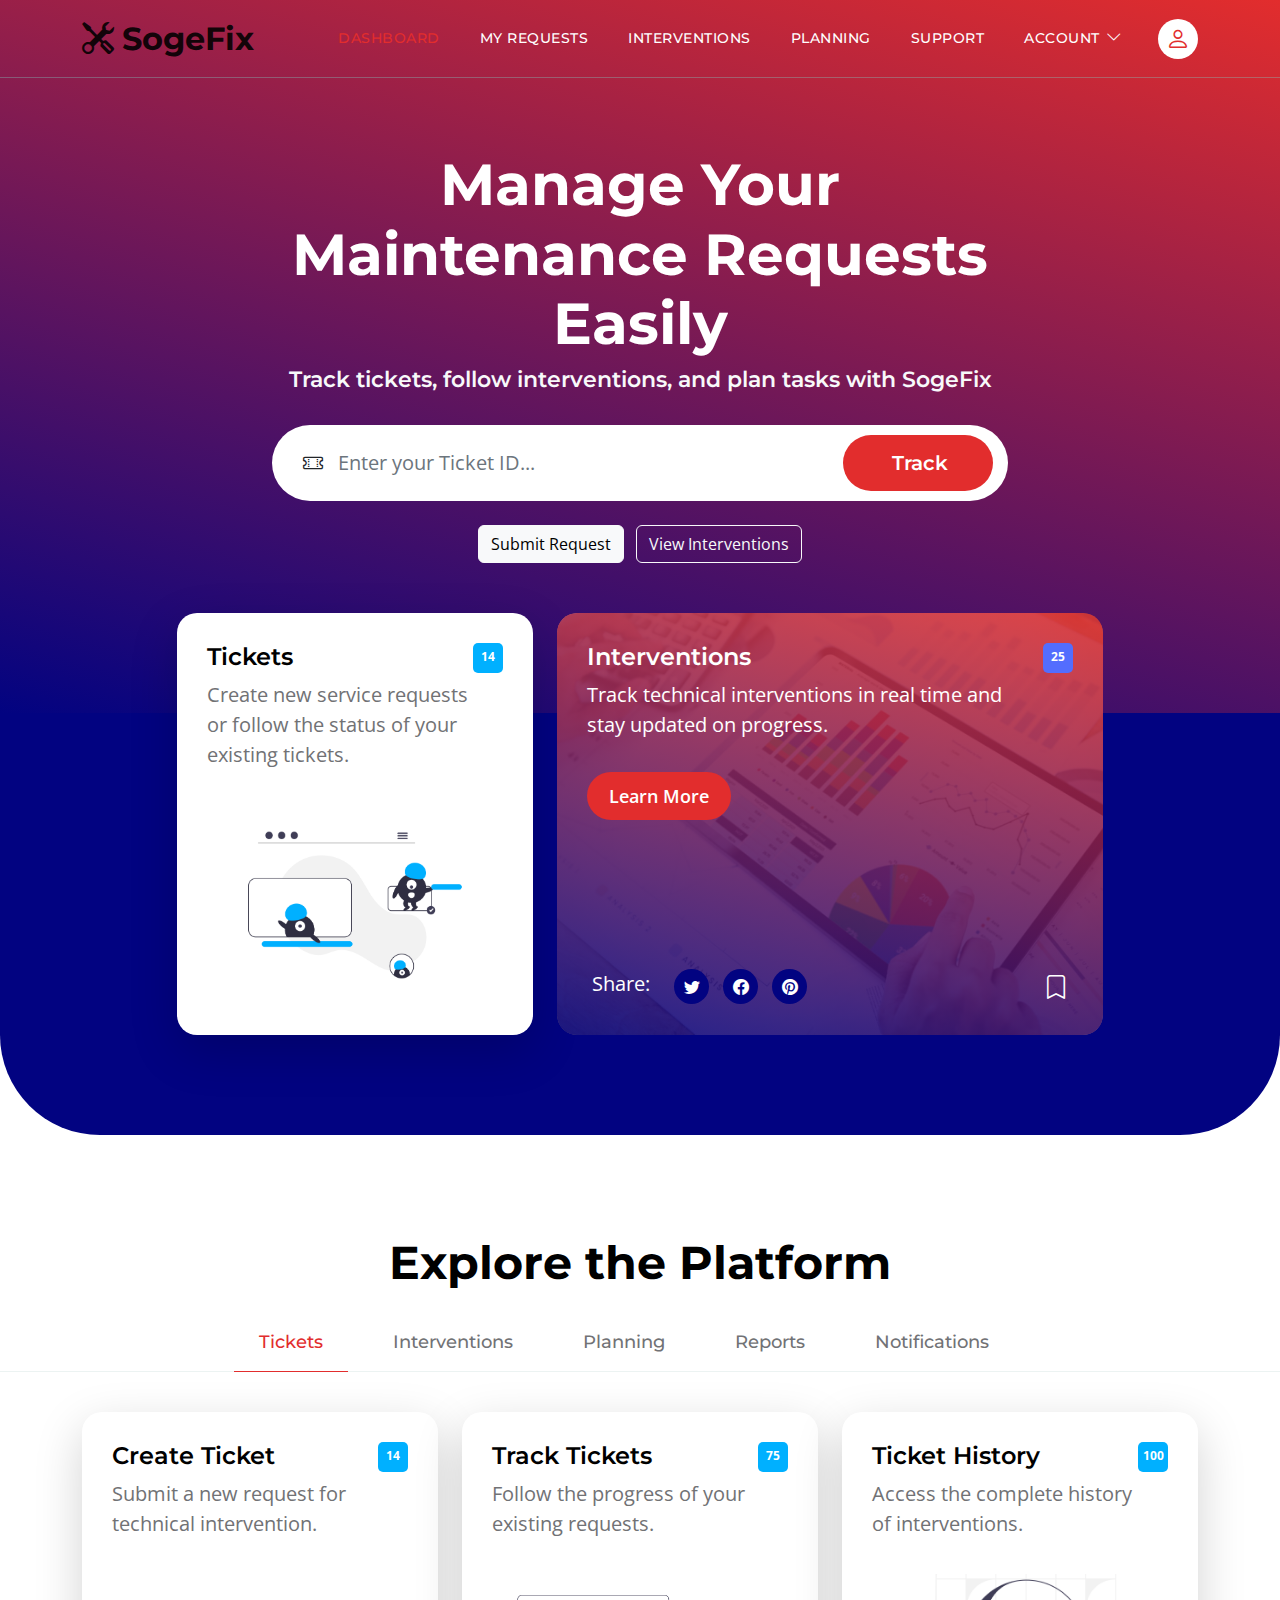
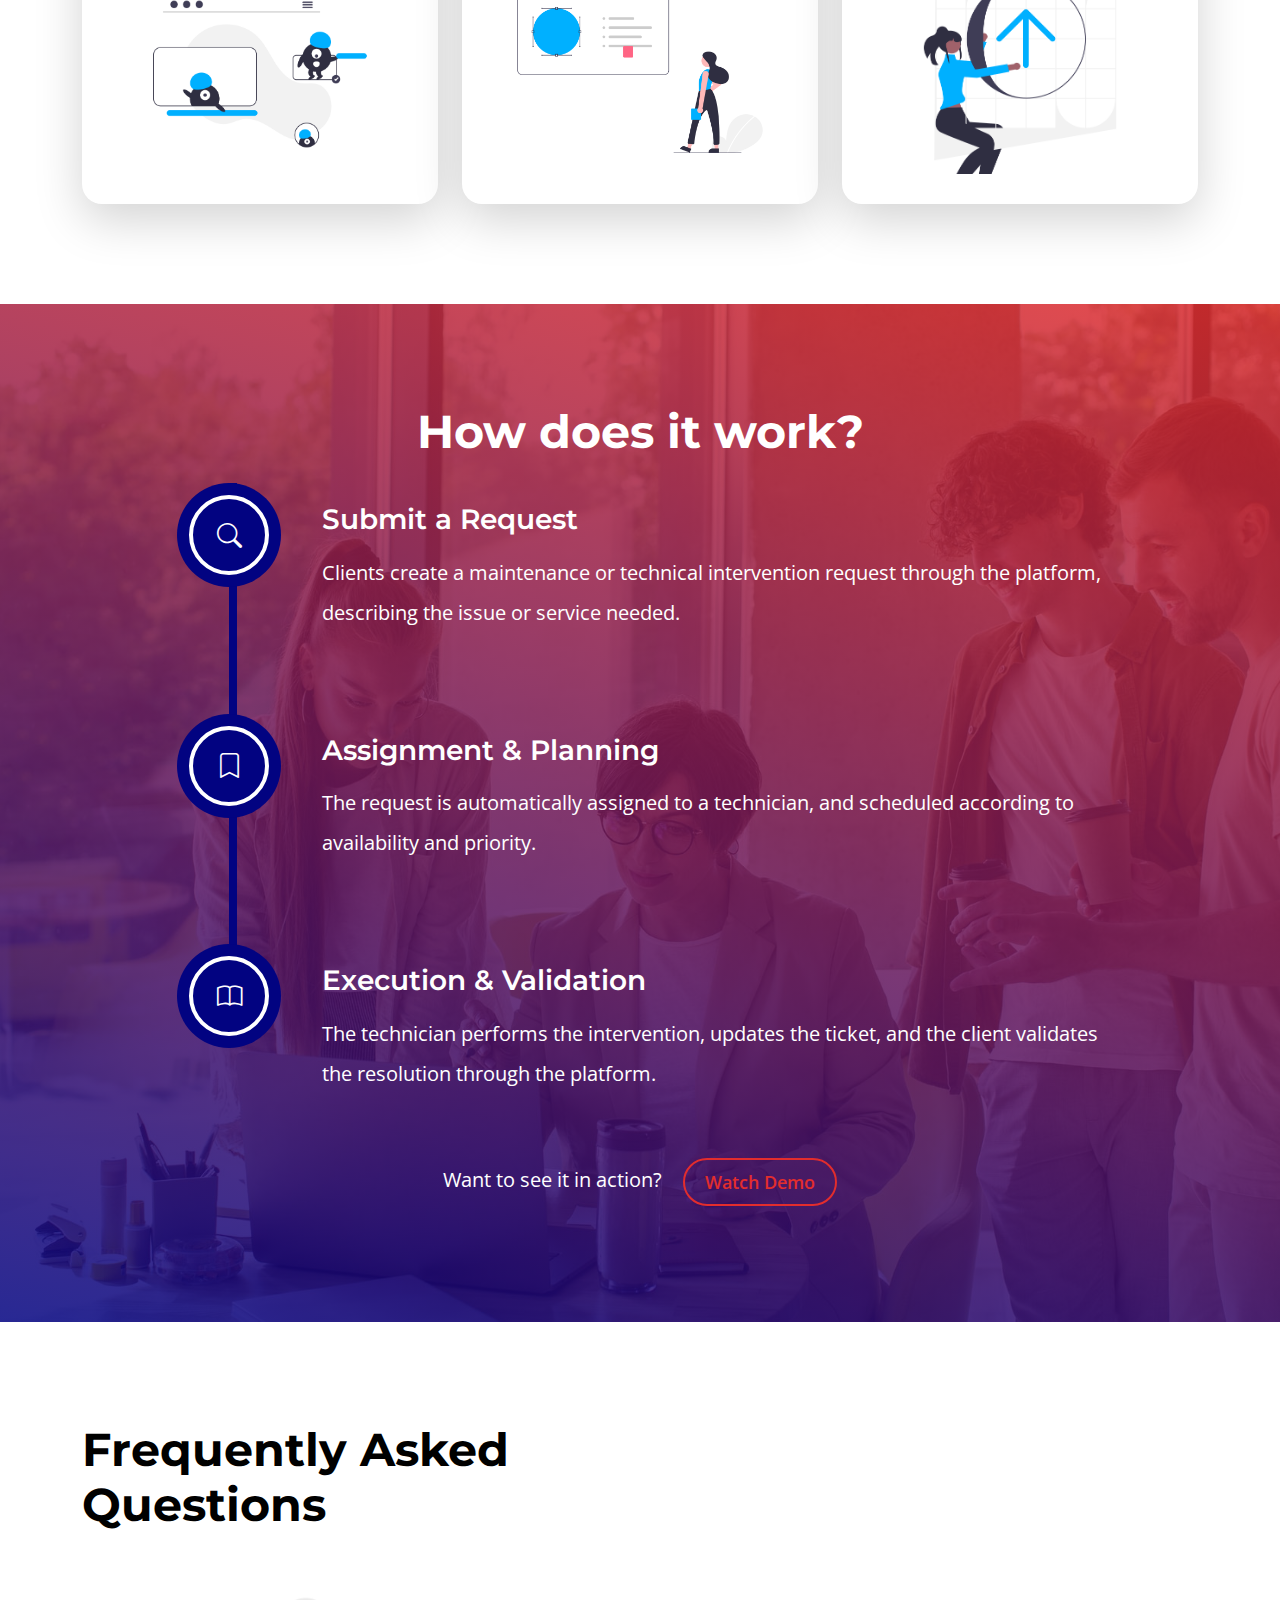
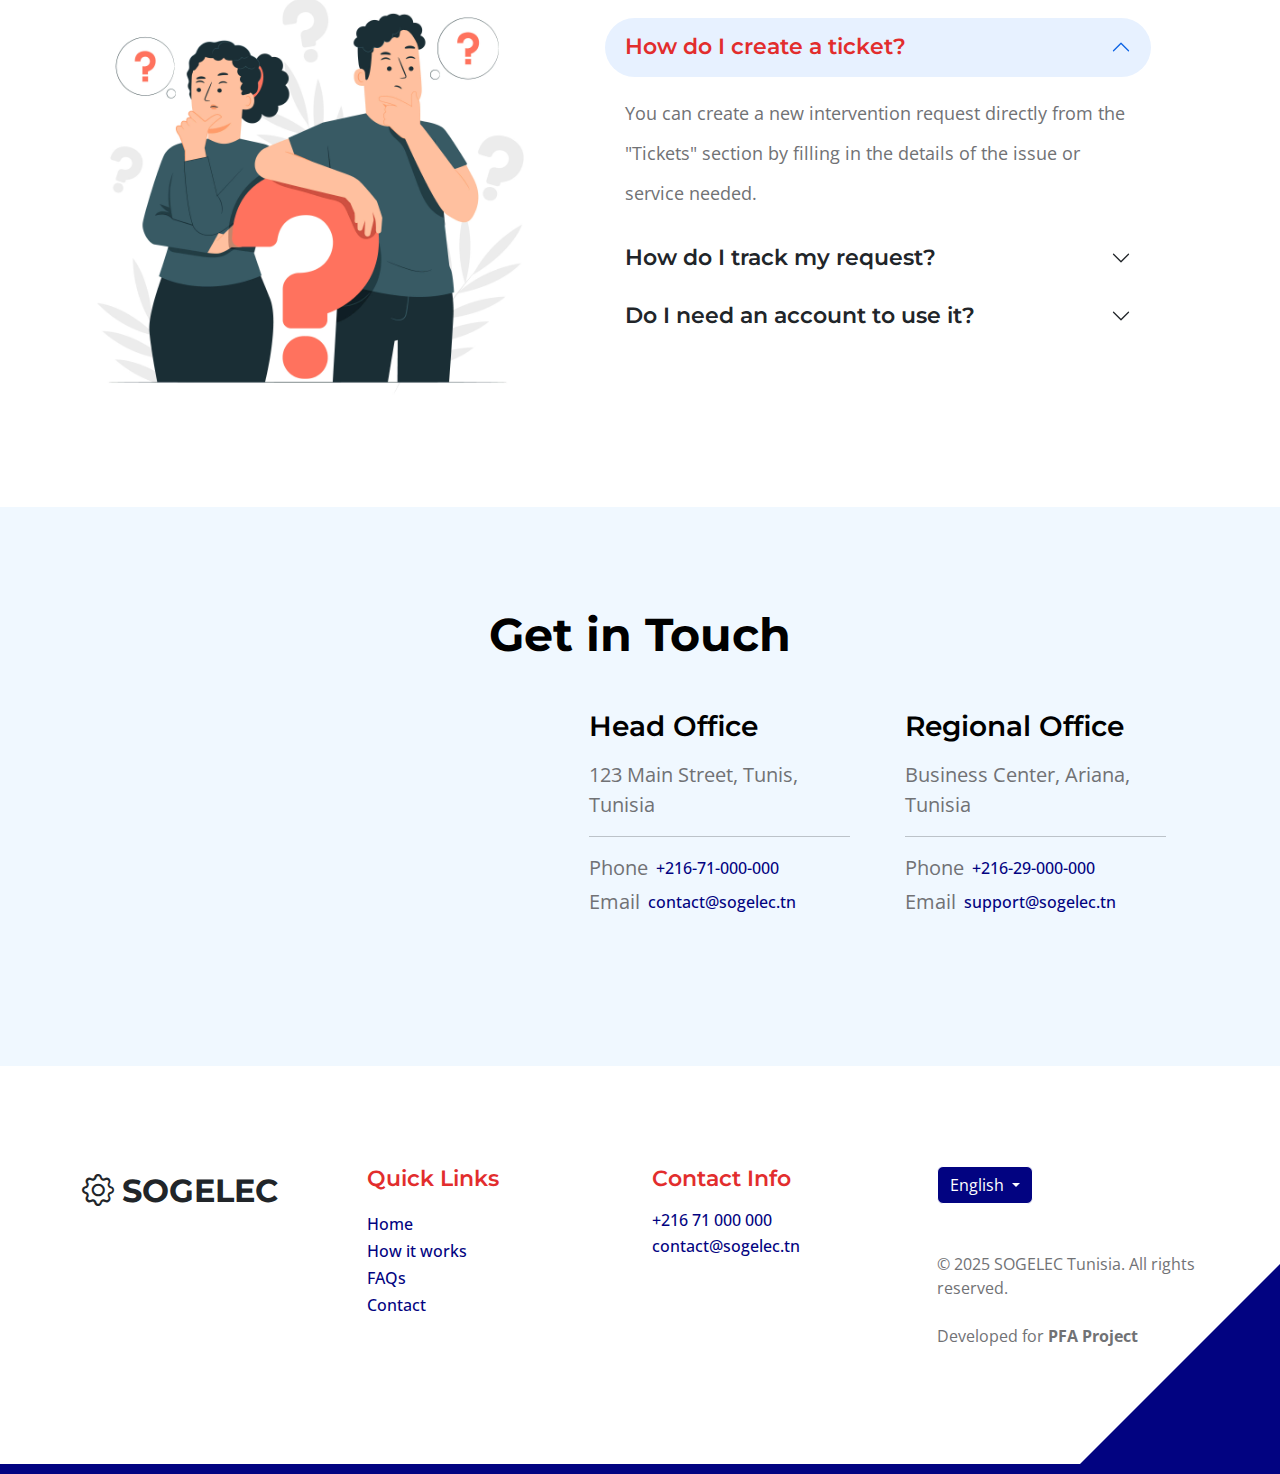
<file: index.html>
<!doctype html>
<html lang="en">

<head>
    <meta charset="utf-8">
    <meta name="viewport" content="width=device-width, initial-scale=1">

    <meta name="description" content="">
    <meta name="author" content="">

    <title>Topic Listing Bootstrap 5 Template</title>

    <!-- CSS FILES -->
    <link rel="preconnect" href="https://fonts.googleapis.com">

    <link rel="preconnect" href="https://fonts.gstatic.com" crossorigin>

    <link href="https://fonts.googleapis.com/css2?family=Montserrat:wght@500;600;700&family=Open+Sans&display=swap"
        rel="stylesheet">

    <link href="css/bootstrap.min.css" rel="stylesheet">

    <link href="css/bootstrap-icons.css" rel="stylesheet">

    <link href="css/templatemo-topic-listing.css" rel="stylesheet">
</head>

<body id="top">

    <main>

        <nav class="navbar navbar-expand-lg">
            <div class="container">
                <a class="navbar-brand" href="index.html">
                    <i class="bi-tools"></i>
                    <span>SogeFix</span>
                </a>

                <div class="d-lg-none ms-auto me-4">
                    <a href="#login" class="navbar-icon bi-person"></a>
                </div>

                <button class="navbar-toggler" type="button" data-bs-toggle="collapse" data-bs-target="#navbarNav"
                    aria-controls="navbarNav" aria-expanded="false" aria-label="Toggle navigation">
                    <span class="navbar-toggler-icon"></span>
                </button>

                <div class="collapse navbar-collapse" id="navbarNav">
                    <ul class="navbar-nav ms-lg-5 me-lg-auto">
                        <li class="nav-item">
                            <a class="nav-link" href="#home">Dashboard</a>
                        </li>

                        <li class="nav-item">
                            <a class="nav-link" href="#tickets">My Requests</a>
                        </li>

                        <li class="nav-item">
                            <a class="nav-link" href="#interventions">Interventions</a>
                        </li>

                        <li class="nav-item">
                            <a class="nav-link" href="#planning">Planning</a>
                        </li>

                        <li class="nav-item">
                            <a class="nav-link" href="#contact">Support</a>
                        </li>

                        <li class="nav-item dropdown">
                            <a class="nav-link dropdown-toggle" href="#" id="navbarDropdown" role="button"
                                data-bs-toggle="dropdown" aria-expanded="false">Account</a>

                            <ul class="dropdown-menu dropdown-menu-light" aria-labelledby="navbarDropdown">
                                <li><a class="dropdown-item" href="#profile">Profile</a></li>
                                <li><a class="dropdown-item" href="#settings">Settings</a></li>
                                <li>
                                    <hr class="dropdown-divider">
                                </li>
                                <li><a class="dropdown-item text-danger" href="#logout">Logout</a></li>
                            </ul>
                        </li>
                    </ul>

                    <div class="d-none d-lg-block">
                        <a href="#login" class="navbar-icon bi-person"></a>
                    </div>
                </div>
            </div>
        </nav>



        <section class="hero-section d-flex justify-content-center align-items-center" id="home">
            <div class="container">
                <div class="row">

                    <div class="col-lg-8 col-12 mx-auto text-center">
                        <h1 class="text-white">Manage Your Maintenance Requests Easily</h1>

                        <h6 class="text-light">Track tickets, follow interventions, and plan tasks with SogeFix</h6>

                        <!-- Quick Action Form -->
                        <form method="get" class="custom-form mt-4 pt-2 mb-lg-0 mb-5" role="search">
                            <div class="input-group input-group-lg">
                                <span class="input-group-text bi-ticket-perforated" id="basic-addon1"></span>

                                <input name="ticket_id" type="search" class="form-control" id="ticketSearch"
                                    placeholder="Enter your Ticket ID..." aria-label="Search Ticket">

                                <button type="submit" class="form-control btn btn-primary">Track</button>
                            </div>
                        </form>

                        <!-- Quick Links Buttons -->
                        <div class="mt-4">
                            <a href="#tickets" class="btn btn-light me-2">Submit Request</a>
                            <a href="#interventions" class="btn btn-outline-light">View Interventions</a>
                        </div>
                    </div>

                </div>
            </div>
        </section>



        <section class="featured-section">
            <div class="container">
                <div class="row justify-content-center">

                    <div class="col-lg-4 col-12 mb-4 mb-lg-0">
                        <div class="custom-block bg-white shadow-lg">
                            <a href="tickets.html">
                                <div class="d-flex">
                                    <div>
                                        <h5 class="mb-2">Tickets</h5>
                                        <p class="mb-0">Create new service requests or follow the status of your
                                            existing tickets.</p>
                                    </div>
                                    <span class="badge bg-design rounded-pill ms-auto">14</span>
                                </div>
                                <img src="images/topics/undraw_Remote_design_team_re_urdx.png"
                                    class="custom-block-image img-fluid" alt="">
                            </a>
                        </div>
                    </div>

                    <div class="col-lg-6 col-12">
                        <div class="custom-block custom-block-overlay">
                            <div class="d-flex flex-column h-100">
                                <img src="images/businesswoman-using-tablet-analysis.jpg"
                                    class="custom-block-image img-fluid" alt="">

                                <div class="custom-block-overlay-text d-flex">
                                    <div>
                                        <h5 class="text-white mb-2">Interventions</h5>
                                        <p class="text-white">Track technical interventions in real time and stay
                                            updated on progress.</p>
                                        <a href="interventions.html" class="btn custom-btn mt-2 mt-lg-3">Learn More</a>
                                    </div>
                                    <span class="badge bg-finance rounded-pill ms-auto">25</span>
                                </div>

                                <div class="social-share d-flex">
                                    <p class="text-white me-4">Share:</p>
                                    <ul class="social-icon">
                                        <li class="social-icon-item"><a href="#"
                                                class="social-icon-link bi-twitter"></a></li>
                                        <li class="social-icon-item"><a href="#"
                                                class="social-icon-link bi-facebook"></a></li>
                                        <li class="social-icon-item"><a href="#"
                                                class="social-icon-link bi-pinterest"></a></li>
                                    </ul>
                                    <a href="#" class="custom-icon bi-bookmark ms-auto"></a>
                                </div>

                                <div class="section-overlay"></div>
                            </div>
                        </div>
                    </div>

                </div>
            </div>
        </section>




        <section class="explore-section section-padding" id="section_2">
            <div class="container">
                <div class="row">

                    <div class="col-12 text-center">
                        <h2 class="mb-4">Explore the Platform</h2>
                    </div>

                </div>
            </div>

            <div class="container-fluid">
                <div class="row">
                    <ul class="nav nav-tabs" id="myTab" role="tablist">
                        <li class="nav-item" role="presentation">
                            <button class="nav-link active" id="tickets-tab" data-bs-toggle="tab"
                                data-bs-target="#tickets-tab-pane" type="button" role="tab"
                                aria-controls="tickets-tab-pane" aria-selected="true">Tickets</button>
                        </li>

                        <li class="nav-item" role="presentation">
                            <button class="nav-link" id="interventions-tab" data-bs-toggle="tab"
                                data-bs-target="#interventions-tab-pane" type="button" role="tab"
                                aria-controls="interventions-tab-pane" aria-selected="false">Interventions</button>
                        </li>

                        <li class="nav-item" role="presentation">
                            <button class="nav-link" id="planning-tab" data-bs-toggle="tab"
                                data-bs-target="#planning-tab-pane" type="button" role="tab"
                                aria-controls="planning-tab-pane" aria-selected="false">Planning</button>
                        </li>

                        <li class="nav-item" role="presentation">
                            <button class="nav-link" id="reports-tab" data-bs-toggle="tab"
                                data-bs-target="#reports-tab-pane" type="button" role="tab"
                                aria-controls="reports-tab-pane" aria-selected="false">Reports</button>
                        </li>

                        <li class="nav-item" role="presentation">
                            <button class="nav-link" id="notifications-tab" data-bs-toggle="tab"
                                data-bs-target="#notifications-tab-pane" type="button" role="tab"
                                aria-controls="notifications-tab-pane" aria-selected="false">Notifications</button>
                        </li>
                    </ul>
                </div>
            </div>

            <div class="container">
                <div class="row">

                    <div class="col-12">
                        <div class="tab-content" id="myTabContent">
                            <!-- Tickets Tab -->
                            <div class="tab-pane fade show active" id="tickets-tab-pane" role="tabpanel"
                                aria-labelledby="tickets-tab" tabindex="0">
                                <div class="row">
                                    <div class="col-lg-4 col-md-6 col-12 mb-4 mb-lg-0">
                                        <div class="custom-block bg-white shadow-lg">
                                            <a href="tickets.html">
                                                <div class="d-flex">
                                                    <div>
                                                        <h5 class="mb-2">Create Ticket</h5>
                                                        <p class="mb-0">Submit a new request for technical intervention.
                                                        </p>
                                                    </div>
                                                    <span class="badge bg-design rounded-pill ms-auto">14</span>
                                                </div>
                                                <img src="images/topics/undraw_Remote_design_team_re_urdx.png"
                                                    class="custom-block-image img-fluid" alt="">
                                            </a>
                                        </div>
                                    </div>

                                    <div class="col-lg-4 col-md-6 col-12 mb-4 mb-lg-0">
                                        <div class="custom-block bg-white shadow-lg">
                                            <a href="tickets.html">
                                                <div class="d-flex">
                                                    <div>
                                                        <h5 class="mb-2">Track Tickets</h5>
                                                        <p class="mb-0">Follow the progress of your existing requests.
                                                        </p>
                                                    </div>
                                                    <span class="badge bg-design rounded-pill ms-auto">75</span>
                                                </div>
                                                <img src="images/topics/undraw_Redesign_feedback_re_jvm0.png"
                                                    class="custom-block-image img-fluid" alt="">
                                            </a>
                                        </div>
                                    </div>

                                    <div class="col-lg-4 col-md-6 col-12">
                                        <div class="custom-block bg-white shadow-lg">
                                            <a href="tickets.html">
                                                <div class="d-flex">
                                                    <div>
                                                        <h5 class="mb-2">Ticket History</h5>
                                                        <p class="mb-0">Access the complete history of interventions.
                                                        </p>
                                                    </div>
                                                    <span class="badge bg-design rounded-pill ms-auto">100</span>
                                                </div>
                                                <img src="images/topics/colleagues-working-cozy-office-medium-shot.png"
                                                    class="custom-block-image img-fluid" alt="">
                                            </a>
                                        </div>
                                    </div>
                                </div>
                            </div>

                            <!-- Interventions Tab -->
                            <div class="tab-pane fade" id="interventions-tab-pane" role="tabpanel"
                                aria-labelledby="interventions-tab" tabindex="0">
                                <div class="row">
                                    <div class="col-lg-4 col-md-6 col-12 mb-4 mb-lg-3">
                                        <div class="custom-block bg-white shadow-lg">
                                            <a href="interventions.html">
                                                <div class="d-flex">
                                                    <div>
                                                        <h5 class="mb-2">Ongoing Interventions</h5>
                                                        <p class="mb-0">See which interventions are currently in
                                                            progress.</p>
                                                    </div>
                                                    <span class="badge bg-advertising rounded-pill ms-auto">30</span>
                                                </div>
                                                <img src="images/topics/undraw_online_ad_re_ol62.png"
                                                    class="custom-block-image img-fluid" alt="">
                                            </a>
                                        </div>
                                    </div>

                                    <div class="col-lg-4 col-md-6 col-12 mb-4 mb-lg-3">
                                        <div class="custom-block bg-white shadow-lg">
                                            <a href="interventions.html">
                                                <div class="d-flex">
                                                    <div>
                                                        <h5 class="mb-2">Assigned Interventions</h5>
                                                        <p class="mb-0">Check interventions assigned to specific
                                                            technicians.</p>
                                                    </div>
                                                    <span class="badge bg-advertising rounded-pill ms-auto">65</span>
                                                </div>
                                                <img src="images/topics/undraw_Group_video_re_btu7.png"
                                                    class="custom-block-image img-fluid" alt="">
                                            </a>
                                        </div>
                                    </div>

                                    <div class="col-lg-4 col-md-6 col-12">
                                        <div class="custom-block bg-white shadow-lg">
                                            <a href="interventions.html">
                                                <div class="d-flex">
                                                    <div>
                                                        <h5 class="mb-2">Completed Interventions</h5>
                                                        <p class="mb-0">Review all completed technical interventions.
                                                        </p>
                                                    </div>
                                                    <span class="badge bg-advertising rounded-pill ms-auto">50</span>
                                                </div>
                                                <img src="images/topics/undraw_viral_tweet_gndb.png"
                                                    class="custom-block-image img-fluid" alt="">
                                            </a>
                                        </div>
                                    </div>
                                </div>
                            </div>

                            <!-- Planning, Reports, Notifications Tabs -->
                            <!-- (same structure as above, but with texts adapted for your project) -->
                        </div>
                    </div>
                </div>
            </div>
        </section>


        <section class="timeline-section section-padding" id="section_3">
            <div class="section-overlay"></div>

            <div class="container">
                <div class="row">

                    <div class="col-12 text-center">
                        <h2 class="text-white mb-4">How does it work?</h2>
                    </div>

                    <div class="col-lg-10 col-12 mx-auto">
                        <div class="timeline-container">
                            <ul class="vertical-scrollable-timeline" id="vertical-scrollable-timeline">
                                <div class="list-progress">
                                    <div class="inner"></div>
                                </div>

                                <li>
                                    <h4 class="text-white mb-3">Submit a Request</h4>
                                    <p class="text-white">Clients create a maintenance or technical intervention request
                                        through the platform, describing the issue or service needed.</p>
                                    <div class="icon-holder">
                                        <i class="bi-search"></i>
                                    </div>
                                </li>

                                <li>
                                    <h4 class="text-white mb-3">Assignment &amp; Planning</h4>
                                    <p class="text-white">The request is automatically assigned to a technician, and
                                        scheduled according to availability and priority.</p>
                                    <div class="icon-holder">
                                        <i class="bi-bookmark"></i>
                                    </div>
                                </li>

                                <li>
                                    <h4 class="text-white mb-3">Execution &amp; Validation</h4>
                                    <p class="text-white">The technician performs the intervention, updates the ticket,
                                        and the client validates the resolution through the platform.</p>
                                    <div class="icon-holder">
                                        <i class="bi-book"></i>
                                    </div>
                                </li>
                            </ul>
                        </div>
                    </div>

                    <div class="col-12 text-center mt-5">
                        <p class="text-white">
                            Want to see it in action?
                            <a href="#" class="btn custom-btn custom-border-btn ms-3">Watch Demo</a>
                        </p>
                    </div>
                </div>
            </div>
        </section>


        <section class="faq-section section-padding" id="section_4">
            <div class="container">
                <div class="row">

                    <div class="col-lg-6 col-12">
                        <h2 class="mb-4">Frequently Asked Questions</h2>
                    </div>

                    <div class="clearfix"></div>

                    <div class="col-lg-5 col-12">
                        <img src="images/faq_graphic.jpg" class="img-fluid" alt="FAQs">
                    </div>

                    <div class="col-lg-6 col-12 m-auto">
                        <div class="accordion" id="accordionExample">

                            <div class="accordion-item">
                                <h2 class="accordion-header" id="headingOne">
                                    <button class="accordion-button" type="button" data-bs-toggle="collapse"
                                        data-bs-target="#collapseOne" aria-expanded="true" aria-controls="collapseOne">
                                        How do I create a ticket?
                                    </button>
                                </h2>
                                <div id="collapseOne" class="accordion-collapse collapse show"
                                    aria-labelledby="headingOne" data-bs-parent="#accordionExample">
                                    <div class="accordion-body">
                                        You can create a new intervention request directly from the "Tickets" section by
                                        filling in the details of the issue or service needed.
                                    </div>
                                </div>
                            </div>

                            <div class="accordion-item">
                                <h2 class="accordion-header" id="headingTwo">
                                    <button class="accordion-button collapsed" type="button" data-bs-toggle="collapse"
                                        data-bs-target="#collapseTwo" aria-expanded="false" aria-controls="collapseTwo">
                                        How do I track my request?
                                    </button>
                                </h2>
                                <div id="collapseTwo" class="accordion-collapse collapse" aria-labelledby="headingTwo"
                                    data-bs-parent="#accordionExample">
                                    <div class="accordion-body">
                                        Each ticket has a real-time status update. You can track progress, assigned
                                        technician, and estimated resolution time directly on the platform.
                                    </div>
                                </div>
                            </div>

                            <div class="accordion-item">
                                <h2 class="accordion-header" id="headingThree">
                                    <button class="accordion-button collapsed" type="button" data-bs-toggle="collapse"
                                        data-bs-target="#collapseThree" aria-expanded="false"
                                        aria-controls="collapseThree">
                                        Do I need an account to use it?
                                    </button>
                                </h2>
                                <div id="collapseThree" class="accordion-collapse collapse"
                                    aria-labelledby="headingThree" data-bs-parent="#accordionExample">
                                    <div class="accordion-body">
                                        Yes, you need to sign up as a client, technician, or admin to access the
                                        platform features. Each role has different permissions.
                                    </div>
                                </div>
                            </div>

                        </div>
                    </div>

                </div>
            </div>
        </section>


        <section class="contact-section section-padding section-bg" id="section_5">
            <div class="container">
                <div class="row">

                    <div class="col-lg-12 col-12 text-center">
                        <h2 class="mb-5">Get in Touch</h2>
                    </div>

                    <div class="col-lg-5 col-12 mb-4 mb-lg-0">
                        <iframe class="google-map"
                            src="https://www.google.com/maps/embed?pb=!1m18!1m12!1m3!1d2595.065641062665!2d-122.4230416990949!3d37.80335401520422!2m3!1f0!2f0!3f0!3m2!1i1024!2i768!4f13.1!3m3!1m2!1s0x80858127459fabad%3A0x808ba520e5e9edb7!2sFrancisco%20Park!5e1!3m2!1sen!2sth!4v1684340239744!5m2!1sen!2sth"
                            width="100%" height="250" style="border:0;" allowfullscreen="" loading="lazy"
                            referrerpolicy="no-referrer-when-downgrade"></iframe>
                    </div>

                    <div class="col-lg-3 col-md-6 col-12 mb-3 mb-lg- mb-md-0 ms-auto">
                        <h4 class="mb-3">Head Office</h4>
                        <p>123 Main Street, Tunis, Tunisia</p>
                        <hr>
                        <p class="d-flex align-items-center mb-1">
                            <span class="me-2">Phone</span>
                            <a href="tel: +216-71-000-000" class="site-footer-link">+216-71-000-000</a>
                        </p>
                        <p class="d-flex align-items-center">
                            <span class="me-2">Email</span>
                            <a href="mailto:contact@sogelec.tn" class="site-footer-link">contact@sogelec.tn</a>
                        </p>
                    </div>

                    <div class="col-lg-3 col-md-6 col-12 mx-auto">
                        <h4 class="mb-3">Regional Office</h4>
                        <p>Business Center, Ariana, Tunisia</p>
                        <hr>
                        <p class="d-flex align-items-center mb-1">
                            <span class="me-2">Phone</span>
                            <a href="tel: +216-29-000-000" class="site-footer-link">+216-29-000-000</a>
                        </p>
                        <p class="d-flex align-items-center">
                            <span class="me-2">Email</span>
                            <a href="mailto:support@sogelec.tn" class="site-footer-link">support@sogelec.tn</a>
                        </p>
                    </div>

                </div>
            </div>
        </section>

    </main>

    <footer class="site-footer section-padding">
        <div class="container">
            <div class="row">

                <!-- Logo / Brand -->
                <div class="col-lg-3 col-12 mb-4 pb-2">
                    <a class="navbar-brand mb-2" href="index.html">
                        <i class="bi-gear"></i>
                        <span>SOGELEC</span>
                    </a>
                </div>

                <!-- Resources Links -->
                <div class="col-lg-3 col-md-4 col-6">
                    <h6 class="site-footer-title mb-3">Quick Links</h6>
                    <ul class="site-footer-links">
                        <li class="site-footer-link-item">
                            <a href="#section_1" class="site-footer-link">Home</a>
                        </li>
                        <li class="site-footer-link-item">
                            <a href="#section_3" class="site-footer-link">How it works</a>
                        </li>
                        <li class="site-footer-link-item">
                            <a href="#section_4" class="site-footer-link">FAQs</a>
                        </li>
                        <li class="site-footer-link-item">
                            <a href="#section_5" class="site-footer-link">Contact</a>
                        </li>
                    </ul>
                </div>

                <!-- Contact Info -->
                <div class="col-lg-3 col-md-4 col-6 mb-4 mb-lg-0">
                    <h6 class="site-footer-title mb-3">Contact Info</h6>
                    <p class="text-white d-flex mb-1">
                        <a href="tel:+216-71-000-000" class="site-footer-link">
                            +216 71 000 000
                        </a>
                    </p>
                    <p class="text-white d-flex">
                        <a href="mailto:contact@sogelec.tn" class="site-footer-link">
                            contact@sogelec.tn
                        </a>
                    </p>
                </div>

                <!-- Language + Copyright -->
                <div class="col-lg-3 col-md-4 col-12 mt-4 mt-lg-0 ms-auto">
                    <div class="dropdown">
                        <button class="btn btn-secondary dropdown-toggle" type="button" data-bs-toggle="dropdown"
                            aria-expanded="false">
                            English
                        </button>
                        <ul class="dropdown-menu">
                            <li><button class="dropdown-item" type="button">French</button></li>
                            <li><button class="dropdown-item" type="button">Arabic</button></li>
                        </ul>
                    </div>

                    <p class="copyright-text mt-lg-5 mt-4">
                        © 2025 SOGELEC Tunisia. All rights reserved.
                        <br><br>Developed for <strong>PFA Project</strong>
                    </p>
                </div>

            </div>
        </div>
    </footer>



    <!-- JAVASCRIPT FILES -->
    <script src="js/jquery.min.js"></script>
    <script src="js/bootstrap.bundle.min.js"></script>
    <script src="js/jquery.sticky.js"></script>
    <script src="js/click-scroll.js"></script>
    <script src="js/custom.js"></script>

</body>

</html>
</file>
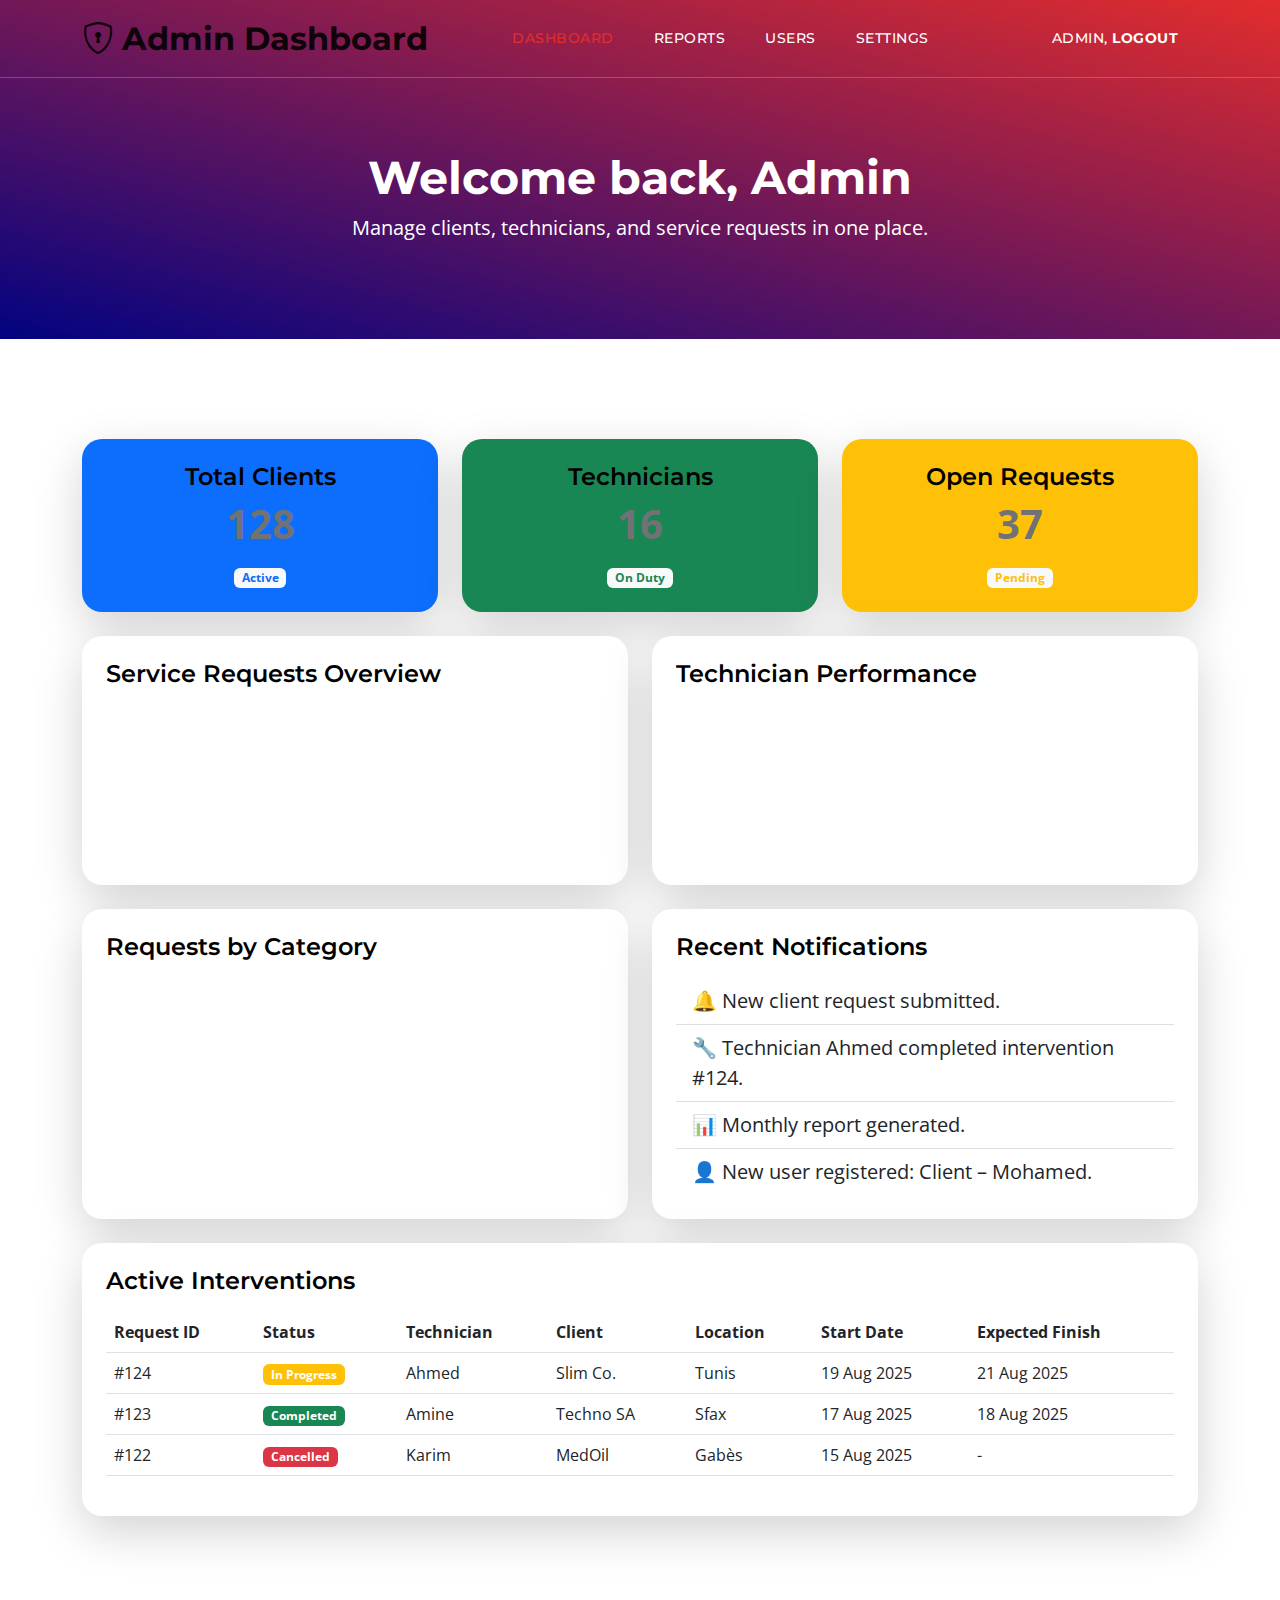
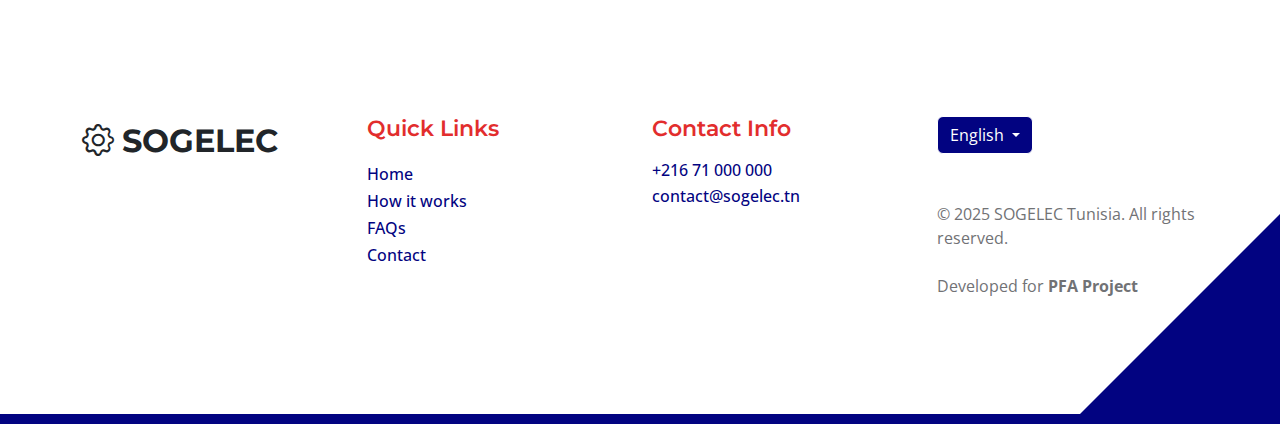
<file: admin.html>
<!DOCTYPE html>
<html lang="en">

<head>
    <meta charset="UTF-8">
    <meta name="viewport" content="width=device-width, initial-scale=1.0">
    <title>SOGELEC - Admin Dashboard</title>

    <!-- CSS FILES -->
    <link rel="preconnect" href="https://fonts.googleapis.com">

    <link rel="preconnect" href="https://fonts.gstatic.com" crossorigin>

    <link href="https://fonts.googleapis.com/css2?family=Montserrat:wght@500;600;700&family=Open+Sans&display=swap"
        rel="stylesheet">

    <link href="css/bootstrap.min.css" rel="stylesheet">

    <link href="css/bootstrap-icons.css" rel="stylesheet">

    <link href="css/style.css" rel="stylesheet">
</head>

<body id="admin-dashboard">

    <!-- NAVBAR -->
    <nav class="navbar navbar-expand-lg">
        <div class="container">
            <a class="navbar-brand" href="index.html">
                <i class="bi-shield-lock"></i>
                <span>Admin Dashboard</span>
            </a>
            <div class="collapse navbar-collapse" id="navbarNav">
                <ul class="navbar-nav ms-lg-5 me-lg-auto">
                    <li class="nav-item">
                        <a class="nav-link active" href="index-admin.html">Dashboard</a>
                    </li>
                    <li class="nav-item">
                        <a class="nav-link" href="admin-reports.html">Reports</a>
                    </li>
                    <li class="nav-item">
                        <a class="nav-link" href="admin-users.html">Users</a>
                    </li>
                    <li class="nav-item">
                        <a class="nav-link" href="admin-settings.html">Settings</a>
                    </li>
                </ul>
                <ul class="navbar-nav">
                    <li class="nav-item">
                        <a class="nav-link d-block" href="login-admin.html">
                            Admin, <b>Logout</b>
                        </a>
                    </li>
                </ul>
            </div>
        </div>
    </nav>

    <!-- HEADER -->
    <header class="site-header d-flex flex-column justify-content-center align-items-center">
        <div class="container text-center">
            <h2 class="text-white">Welcome back, Admin</h2>
            <p class="text-white">Manage clients, technicians, and service requests in one place.</p>
        </div>
    </header>

    <!-- DASHBOARD CONTENT -->
    <main class="section-padding">
        <div class="container">
            <div class="row g-4">
                <!-- Summary Cards -->
                <div class="col-lg-4 col-md-6 col-12">
                    <div class="custom-block bg-primary text-white shadow-lg p-4 h-100 text-center">
                        <h5 class="mb-2">Total Clients</h5>
                        <p class="display-6 fw-bold">128</p>
                        <span class="badge bg-light text-primary">Active</span>
                    </div>
                </div>
                <div class="col-lg-4 col-md-6 col-12">
                    <div class="custom-block bg-success text-white shadow-lg p-4 h-100 text-center">
                        <h5 class="mb-2">Technicians</h5>
                        <p class="display-6 fw-bold">16</p>
                        <span class="badge bg-light text-success">On Duty</span>
                    </div>
                </div>
                <div class="col-lg-4 col-md-6 col-12">
                    <div class="custom-block bg-warning text-dark shadow-lg p-4 h-100 text-center">
                        <h5 class="mb-2">Open Requests</h5>
                        <p class="display-6 fw-bold">37</p>
                        <span class="badge bg-light text-warning">Pending</span>
                    </div>
                </div>

                <!-- Chart: Requests -->
                <div class="col-lg-6 col-12">
                    <div class="custom-block bg-white shadow-lg p-4 h-100">
                        <h5 class="mb-3">Service Requests Overview</h5>
                        <canvas id="requestsChart"></canvas>
                    </div>
                </div>

                <!-- Chart: Technicians -->
                <div class="col-lg-6 col-12">
                    <div class="custom-block bg-white shadow-lg p-4 h-100">
                        <h5 class="mb-3">Technician Performance</h5>
                        <canvas id="techChart"></canvas>
                    </div>
                </div>

                <!-- Chart: Categories -->
                <div class="col-lg-6 col-12">
                    <div class="custom-block bg-white shadow-lg p-4 h-100">
                        <h5 class="mb-3">Requests by Category</h5>
                        <canvas id="categoryChart"></canvas>
                    </div>
                </div>

                <!-- Notifications -->
                <div class="col-lg-6 col-12">
                    <div class="custom-block bg-white shadow-lg p-4 h-100">
                        <h5 class="mb-3">Recent Notifications</h5>
                        <ul class="list-group list-group-flush">
                            <li class="list-group-item">🔔 New client request submitted.</li>
                            <li class="list-group-item">🔧 Technician Ahmed completed intervention #124.</li>
                            <li class="list-group-item">📊 Monthly report generated.</li>
                            <li class="list-group-item">👤 New user registered: Client – Mohamed.</li>
                        </ul>
                    </div>
                </div>

                <!-- Orders (Interventions) -->
                <div class="col-12">
                    <div class="custom-block bg-white shadow-lg p-4">
                        <h5 class="mb-3">Active Interventions</h5>
                        <table class="table table-hover">
                            <thead>
                                <tr>
                                    <th>Request ID</th>
                                    <th>Status</th>
                                    <th>Technician</th>
                                    <th>Client</th>
                                    <th>Location</th>
                                    <th>Start Date</th>
                                    <th>Expected Finish</th>
                                </tr>
                            </thead>
                            <tbody>
                                <tr>
                                    <td>#124</td>
                                    <td><span class="badge bg-warning">In Progress</span></td>
                                    <td>Ahmed</td>
                                    <td>Slim Co.</td>
                                    <td>Tunis</td>
                                    <td>19 Aug 2025</td>
                                    <td>21 Aug 2025</td>
                                </tr>
                                <tr>
                                    <td>#123</td>
                                    <td><span class="badge bg-success">Completed</span></td>
                                    <td>Amine</td>
                                    <td>Techno SA</td>
                                    <td>Sfax</td>
                                    <td>17 Aug 2025</td>
                                    <td>18 Aug 2025</td>
                                </tr>
                                <tr>
                                    <td>#122</td>
                                    <td><span class="badge bg-danger">Cancelled</span></td>
                                    <td>Karim</td>
                                    <td>MedOil</td>
                                    <td>Gabès</td>
                                    <td>15 Aug 2025</td>
                                    <td>-</td>
                                </tr>
                            </tbody>
                        </table>
                    </div>
                </div>

            </div>
        </div>
    </main>

    <!-- FOOTER -->
    <footer class="site-footer section-padding">
        <div class="container">
            <div class="row">

                <!-- Logo / Brand -->
                <div class="col-lg-3 col-12 mb-4 pb-2">
                    <a class="navbar-brand mb-2" href="index.html">
                        <i class="bi-gear"></i>
                        <span>SOGELEC</span>
                    </a>
                </div>

                <!-- Resources Links -->
                <div class="col-lg-3 col-md-4 col-6">
                    <h6 class="site-footer-title mb-3">Quick Links</h6>
                    <ul class="site-footer-links">
                        <li class="site-footer-link-item">
                            <a href="#section_1" class="site-footer-link">Home</a>
                        </li>
                        <li class="site-footer-link-item">
                            <a href="#section_3" class="site-footer-link">How it works</a>
                        </li>
                        <li class="site-footer-link-item">
                            <a href="#section_4" class="site-footer-link">FAQs</a>
                        </li>
                        <li class="site-footer-link-item">
                            <a href="#section_5" class="site-footer-link">Contact</a>
                        </li>
                    </ul>
                </div>

                <!-- Contact Info -->
                <div class="col-lg-3 col-md-4 col-6 mb-4 mb-lg-0">
                    <h6 class="site-footer-title mb-3">Contact Info</h6>
                    <p class="text-white d-flex mb-1">
                        <a href="tel:+216-71-000-000" class="site-footer-link">
                            +216 71 000 000
                        </a>
                    </p>
                    <p class="text-white d-flex">
                        <a href="mailto:contact@sogelec.tn" class="site-footer-link">
                            contact@sogelec.tn
                        </a>
                    </p>
                </div>

                <!-- Language + Copyright -->
                <div class="col-lg-3 col-md-4 col-12 mt-4 mt-lg-0 ms-auto">
                    <div class="dropdown">
                        <button class="btn btn-secondary dropdown-toggle" type="button" data-bs-toggle="dropdown"
                            aria-expanded="false">
                            English
                        </button>
                        <ul class="dropdown-menu">
                            <li><button class="dropdown-item" type="button">French</button></li>
                            <li><button class="dropdown-item" type="button">Arabic</button></li>
                        </ul>
                    </div>

                    <p class="copyright-text mt-lg-5 mt-4">
                        © 2025 SOGELEC Tunisia. All rights reserved.
                        <br><br>Developed for <strong>PFA Project</strong>
                    </p>
                </div>

            </div>
        </div>
    </footer>

    <!-- JS FILES -->
    <script src="js/jquery.min.js"></script>
    <script src="js/bootstrap.bundle.min.js"></script>
    <script src="js/jquery.sticky.js"></script>
    <script src="js/click-scroll.js"></script>
    <script src="js/custom.js"></script>
    <script>
        // Charts Example
        const ctx1 = document.getElementById('requestsChart').getContext('2d');
        new Chart(ctx1, {
            type: 'line',
            data: {
                labels: ['Mon', 'Tue', 'Wed', 'Thu', 'Fri', 'Sat', 'Sun'],
                datasets: [{ label: 'Requests', data: [12, 19, 14, 20, 16, 25, 22], borderColor: '#0d6efd', fill: false }]
            }
        });

        const ctx2 = document.getElementById('techChart').getContext('2d');
        new Chart(ctx2, {
            type: 'bar',
            data: {
                labels: ['Ahmed', 'Amine', 'Karim', 'Sami'],
                datasets: [{ label: 'Tasks Completed', data: [12, 9, 7, 15], backgroundColor: '#198754' }]
            }
        });

        const ctx3 = document.getElementById('categoryChart').getContext('2d');
        new Chart(ctx3, {
            type: 'pie',
            data: {
                labels: ['Electrical', 'Networking', 'Plumbing', 'Others'],
                datasets: [{
                    data: [40, 25, 20, 15],
                    backgroundColor: ['#0d6efd', '#198754', '#ffc107', '#dc3545']
                }]
            }
        });
    </script>
</body>

</html>
</file>
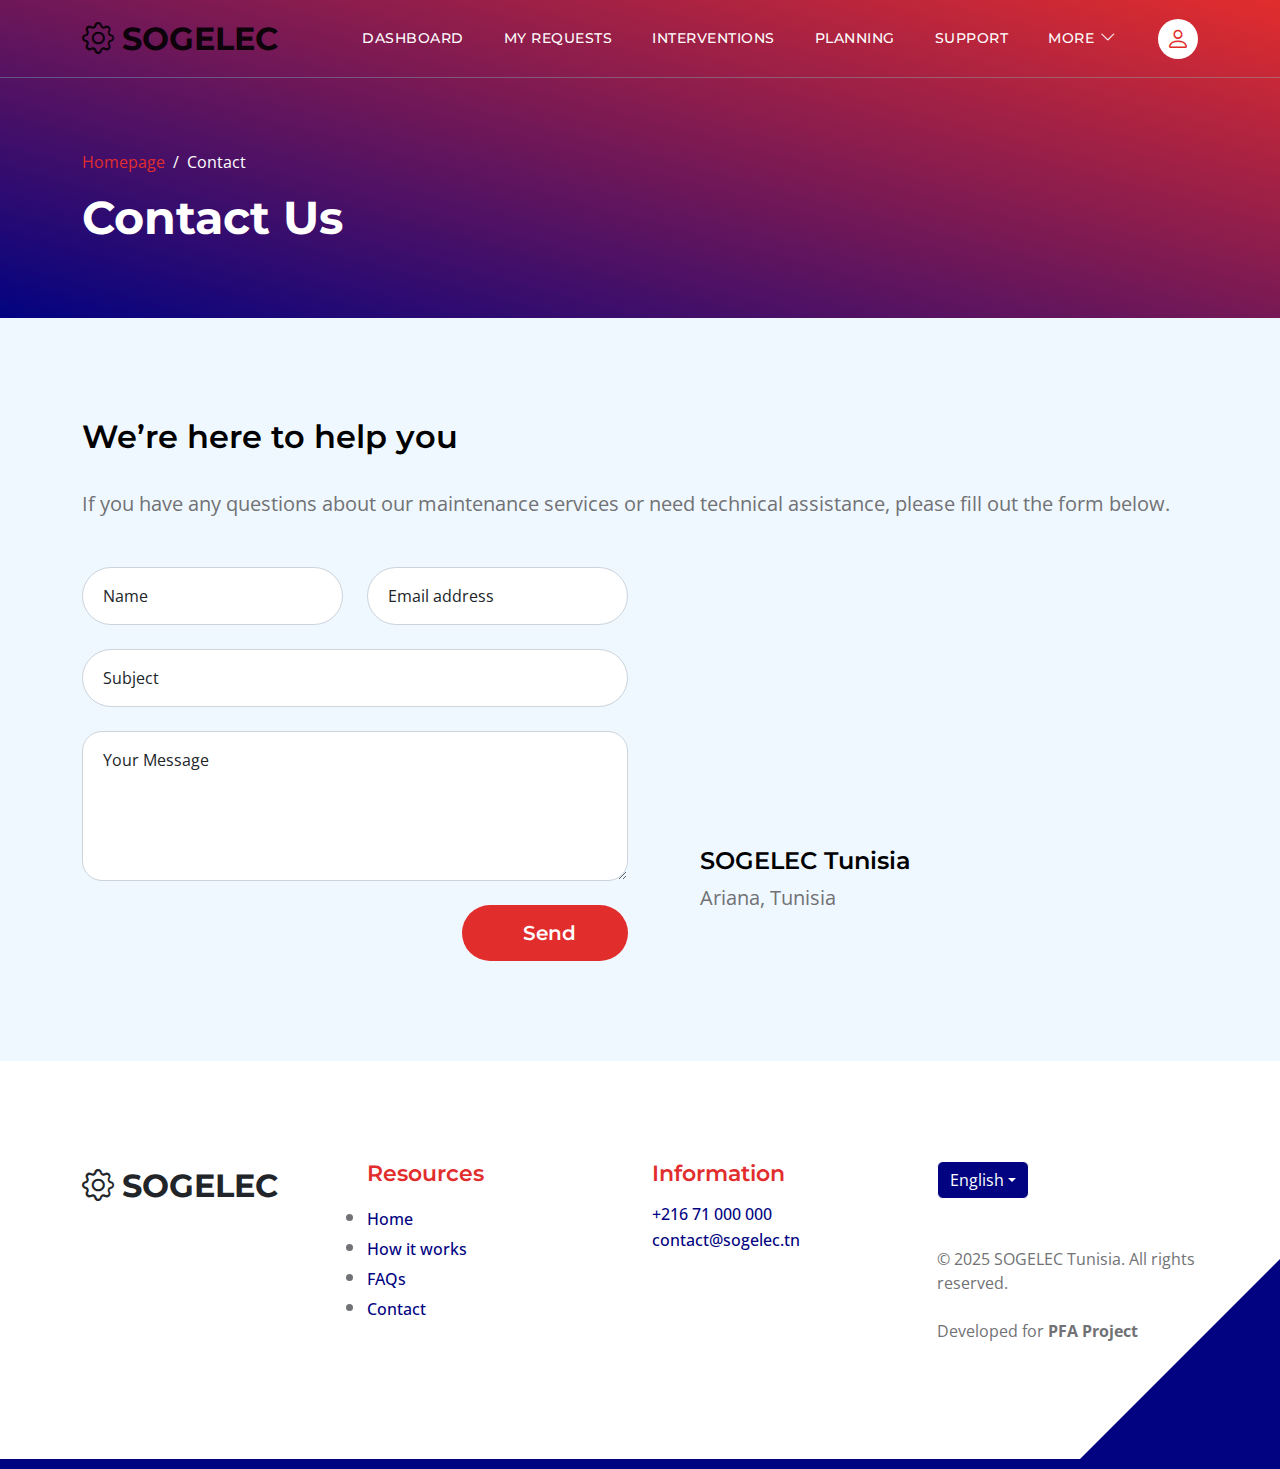
<file: contact.html>
<!doctype html>
<html lang="en">

<head>
    <meta charset="utf-8">
    <meta name="viewport" content="width=device-width, initial-scale=1">

    <meta name="description" content="Contact page for SOGELEC Intervention & Maintenance Platform">
    <meta name="author" content="SOGELEC Tunisia">

    <title>Contact - SogeFix</title>

    <!-- CSS FILES -->
    <link rel="preconnect" href="https://fonts.googleapis.com">
    <link rel="preconnect" href="https://fonts.gstatic.com" crossorigin>
    <link href="https://fonts.googleapis.com/css2?family=Montserrat:wght@500;600;700&family=Open+Sans&display=swap"
        rel="stylesheet">

    <link href="css/bootstrap.min.css" rel="stylesheet">
    <link href="css/bootstrap-icons.css" rel="stylesheet">
    <link href="css/style.css" rel="stylesheet">
</head>

<body class="topics-listing-page" id="top">

    <main>
        <!-- NAVBAR -->
        <nav class="navbar navbar-expand-lg">
            <div class="container">
                <a class="navbar-brand" href="index.html">
                    <i class="bi-gear"></i>
                    <span>SOGELEC</span>
                </a>

                <div class="d-lg-none ms-auto me-4">
                    <a href="#top" class="navbar-icon bi-person smoothscroll"></a>
                </div>

                <button class="navbar-toggler" type="button" data-bs-toggle="collapse" data-bs-target="#navbarNav"
                    aria-controls="navbarNav" aria-expanded="false" aria-label="Toggle navigation">
                    <span class="navbar-toggler-icon"></span>
                </button>

                <div class="collapse navbar-collapse" id="navbarNav">
                    <ul class="navbar-nav ms-lg-5 me-lg-auto">
                        <li class="nav-item"><a class="nav-link" href="dashboard.html">Dashboard</a></li>
                        <li class="nav-item"><a class="nav-link" href="tickets.html">My Requests</a></li>
                        <li class="nav-item"><a class="nav-link" href="interventions.html">Interventions</a></li>
                        <li class="nav-item"><a class="nav-link" href="planning.html">Planning</a></li>
                        <li class="nav-item"><a class="nav-link" href="contact.html">Support</a></li>
                        <li class="nav-item dropdown">
                            <a class="nav-link dropdown-toggle" href="#" id="navbarDropdown" role="button"
                                data-bs-toggle="dropdown" aria-expanded="false">More</a>
                            <ul class="dropdown-menu dropdown-menu-light" aria-labelledby="navbarDropdown">
                                <li><a class="dropdown-item" href="topics-listing.html">Service Listing</a></li>
                                <li><a class="dropdown-item" href="topics-detail.html">Service Detail</a></li>
                                <li><a class="dropdown-item" href="main.html">Get Started</a></li>
                                <li><a class="dropdown-item" href="login.html">Login</a></li>
                            </ul>
                        </li>
                    </ul>

                    <div class="d-none d-lg-block">
                        <a href="#top" class="navbar-icon bi-person smoothscroll"></a>
                    </div>
                </div>
            </div>
        </nav>

        <!-- HEADER -->
        <header class="site-header d-flex flex-column justify-content-center align-items-center">
            <div class="container">
                <div class="row align-items-center">
                    <div class="col-lg-5 col-12">
                        <nav aria-label="breadcrumb">
                            <ol class="breadcrumb">
                                <li class="breadcrumb-item"><a href="index.html">Homepage</a></li>
                                <li class="breadcrumb-item active" aria-current="page">Contact</li>
                            </ol>
                        </nav>
                        <h2 class="text-white">Contact Us</h2>
                    </div>
                </div>
            </div>
        </header>

        <!-- CONTACT FORM -->
        <section class="section-padding section-bg">
            <div class="container">
                <div class="row">

                    <div class="col-lg-12 col-12">
                        <h3 class="mb-4 pb-2">We’re here to help you</h3>
                        <p class="mb-5">If you have any questions about our maintenance services or need technical
                            assistance, please fill out the form below.</p>
                    </div>

                    <div class="col-lg-6 col-12">
                        <form action="#" method="post" class="custom-form contact-form" role="form">
                            <div class="row">
                                <div class="col-lg-6 col-md-6 col-12">
                                    <div class="form-floating">
                                        <input type="text" name="name" id="name" class="form-control" placeholder="Name"
                                            required="">
                                        <label for="name">Name</label>
                                    </div>
                                </div>

                                <div class="col-lg-6 col-md-6 col-12">
                                    <div class="form-floating">
                                        <input type="email" name="email" id="email" class="form-control"
                                            placeholder="Email address" required="">
                                        <label for="email">Email address</label>
                                    </div>
                                </div>

                                <div class="col-lg-12 col-12">
                                    <div class="form-floating">
                                        <input type="text" name="subject" id="subject" class="form-control"
                                            placeholder="Subject" required="">
                                        <label for="subject">Subject</label>
                                    </div>

                                    <div class="form-floating">
                                        <textarea class="form-control" id="message" name="message"
                                            placeholder="Your message"></textarea>
                                        <label for="message">Your Message</label>
                                    </div>
                                </div>

                                <div class="col-lg-4 col-12 ms-auto">
                                    <button type="submit" class="form-control">Send</button>
                                </div>
                            </div>
                        </form>
                    </div>

                    <div class="col-lg-5 col-12 mx-auto mt-5 mt-lg-0">
                        <iframe class="google-map"
                            src="https://www.google.com/maps/embed?pb=!1m18!1m12!1m3!1d3200.637334028522!2d9.183330!3d36.180330!2m3!1f0!2f0!3f0!3m2!1i1024!2i768!4f13.1!3m3!1m2!1s0x12fd8b3f47f4b4dd%3A0x7f4c8e3f5b6d9f47!2sLe%20Kef%2C%20Tunisia!5e0!3m2!1sen!2stn!4v1684340239744!5m2!1sen!2stn"
                            width="100%" height="250" style="border:0;" allowfullscreen="" loading="lazy">
                        </iframe>

                        <h5 class="mt-4 mb-2">SOGELEC Tunisia</h5>
                        <p>Ariana, Tunisia</p>
                    </div>

                </div>
            </div>
        </section>
    </main>

    <!-- FOOTER -->
    <footer class="site-footer section-padding">
        <div class="container">
            <div class="row">

                <div class="col-lg-3 col-12 mb-4 pb-2">
                    <a class="navbar-brand mb-2" href="index.html">
                        <i class="bi-gear"></i>
                        <span>SOGELEC</span>
                    </a>
                </div>

                <div class="col-lg-3 col-md-4 col-6">
                    <h6 class="site-footer-title mb-3">Resources</h6>
                    <ul class="site-footer-links">
                        <li><a href="index.html#section_1" class="site-footer-link">Home</a></li>
                        <li><a href="index.html#section_3" class="site-footer-link">How it works</a></li>
                        <li><a href="index.html#section_4" class="site-footer-link">FAQs</a></li>
                        <li><a href="index.html#section_5" class="site-footer-link">Contact</a></li>
                    </ul>
                </div>

                <div class="col-lg-3 col-md-4 col-6 mb-4 mb-lg-0">
                    <h6 class="site-footer-title mb-3">Information</h6>
                    <p class="text-white d-flex mb-1">
                        <a href="tel:+21671000000" class="site-footer-link">+216 71 000 000</a>
                    </p>
                    <p class="text-white d-flex">
                        <a href="mailto:contact@sogelec.tn" class="site-footer-link">contact@sogelec.tn</a>
                    </p>
                </div>

                <div class="col-lg-3 col-md-4 col-12 mt-4 mt-lg-0 ms-auto">
                    <div class="dropdown">
                        <button class="btn btn-secondary dropdown-toggle" type="button" data-bs-toggle="dropdown"
                            aria-expanded="false">English</button>
                        <ul class="dropdown-menu">
                            <li><button class="dropdown-item" type="button">French</button></li>
                            <li><button class="dropdown-item" type="button">Arabic</button></li>
                        </ul>
                    </div>

                    <p class="copyright-text mt-lg-5 mt-4">
                        © 2025 SOGELEC Tunisia. All rights reserved.
                        <br><br>Developed for <strong>PFA Project</strong>
                    </p>
                </div>

            </div>
        </div>
    </footer>

    <!-- JAVASCRIPT FILES -->
    <script src="js/jquery.min.js"></script>
    <script src="js/bootstrap.bundle.min.js"></script>
    <script src="js/jquery.sticky.js"></script>
    <script src="js/custom.js"></script>
</body>

</html>
</file>
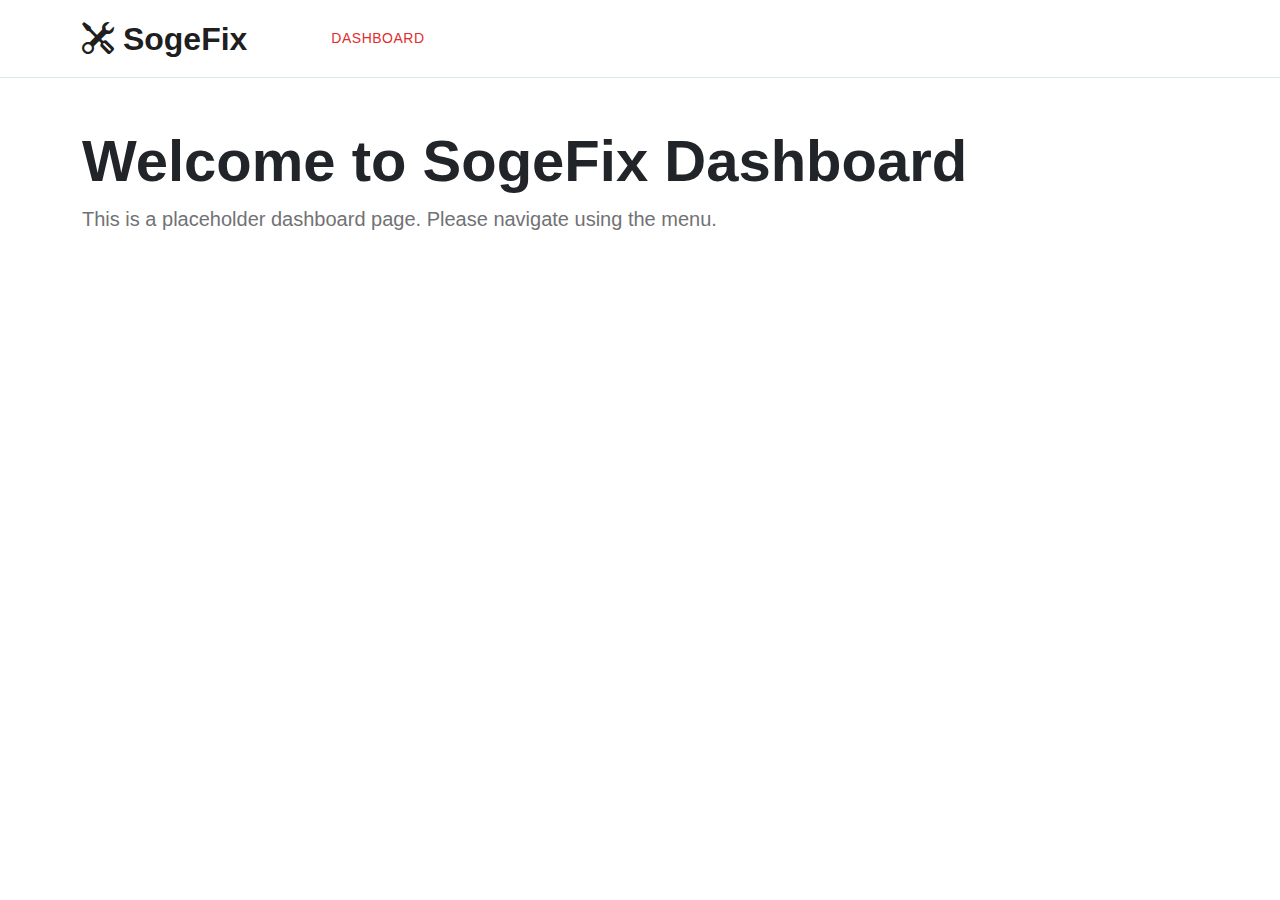
<file: dashboard.html>
<!doctype html>
<html lang="en">

<head>
    <meta charset="utf-8">
    <meta name="viewport" content="width=device-width, initial-scale=1">
    <title>Dashboard - SogeFix</title>
    <link href="css/bootstrap.min.css" rel="stylesheet">
    <link href="css/bootstrap-icons.css" rel="stylesheet">
    <link href="css/style.css" rel="stylesheet">
</head>

<body>
    <nav class="navbar navbar-expand-lg">
        <div class="container">
            <a class="navbar-brand" href="index.html">
                <i class="bi-tools"></i>
                <span>SogeFix</span>
            </a>
            <div class="collapse navbar-collapse" id="navbarNav">
                <ul class="navbar-nav ms-lg-5 me-lg-auto">
                    <li class="nav-item"><a class="nav-link active" href="dashboard.html">Dashboard</a></li>
                    <li class="nav-item"><a class="nav-link" href="tickets.html">My Requests</a></li>
                    <li class="nav-item"><a class="nav-link" href="interventions.html">Interventions</a></li>
                    <li class="nav-item"><a class="nav-link" href="planning.html">Planning</a></li>
                    <li class="nav-item"><a class="nav-link" href="contact.html">Support</a></li>
                </ul>
            </div>
        </div>
    </nav>
    <main class="container mt-5">
        <h1>Welcome to SogeFix Dashboard</h1>
        <p>This is a placeholder dashboard page. Please navigate using the menu.</p>
    </main>
</body>

</html>
</file>
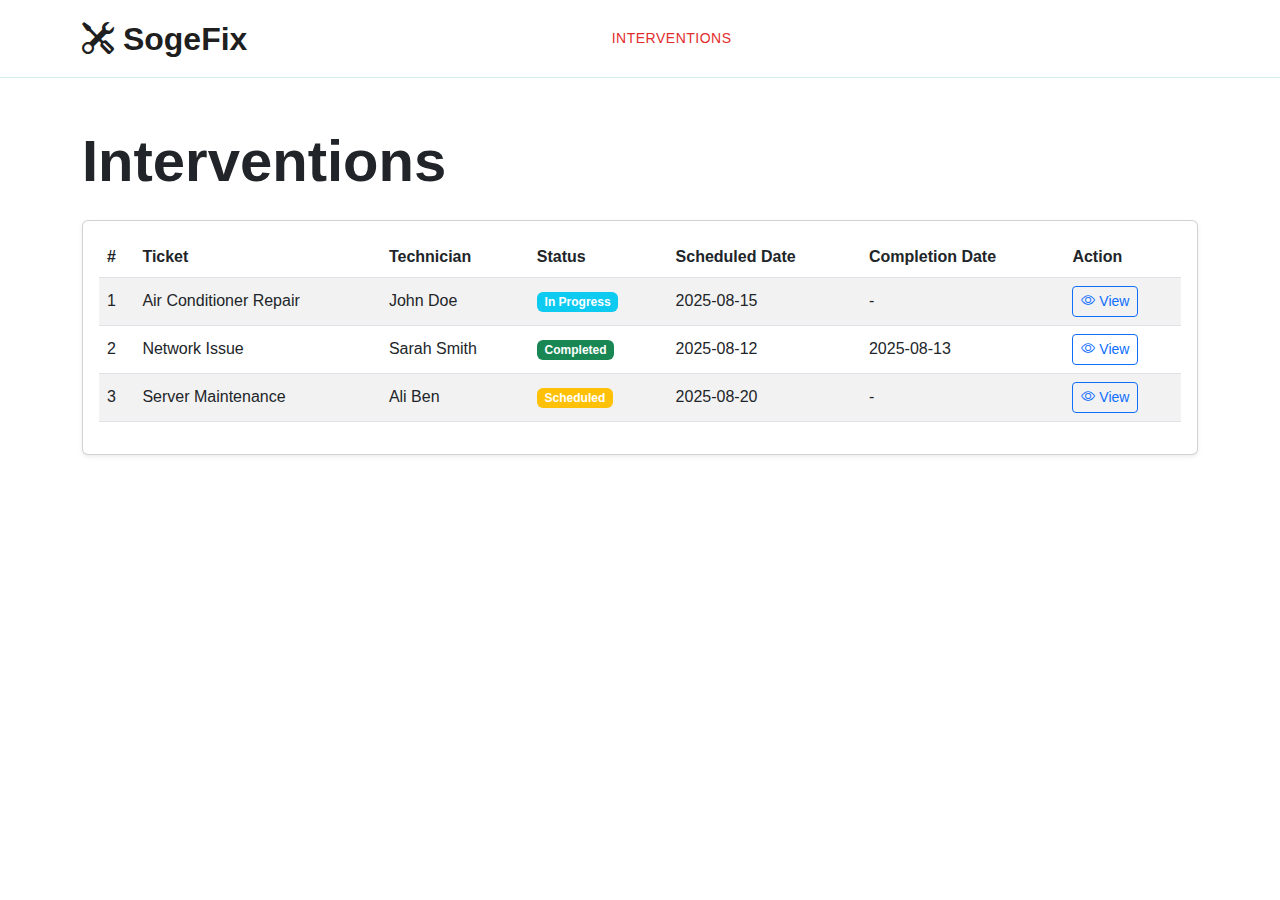
<file: interventions.html>
<!doctype html>
<html lang="en">

<head>
    <meta charset="utf-8">
    <meta name="viewport" content="width=device-width, initial-scale=1">
    <title>Interventions - SogeFix</title>
    <link href="css/bootstrap.min.css" rel="stylesheet">
    <link href="css/bootstrap-icons.css" rel="stylesheet">
    <link href="css/style.css" rel="stylesheet">
</head>

<body>
    <!-- Navbar -->
    <nav class="navbar navbar-expand-lg">
        <div class="container">
            <a class="navbar-brand" href="index.html">
                <i class="bi-tools"></i>
                <span>SogeFix</span>
            </a>
            <div class="collapse navbar-collapse" id="navbarNav">
                <ul class="navbar-nav ms-lg-5 me-lg-auto">
                    <li class="nav-item"><a class="nav-link" href="user-dashboard.html">Dashboard</a></li>
                    <li class="nav-item"><a class="nav-link" href="tickets.html">My Requests</a></li>
                    <li class="nav-item"><a class="nav-link active" href="interventions.html">Interventions</a></li>
                    <li class="nav-item"><a class="nav-link" href="planning.html">Planning</a></li>
                    <li class="nav-item"><a class="nav-link" href="contact.html">Support</a></li>
                </ul>
            </div>
        </div>
    </nav>

    <!-- Main -->
    <main class="container mt-5">
        <h1 class="mb-4">Interventions</h1>

        <!-- Interventions Table -->
        <div class="card shadow-sm">
            <div class="card-body">
                <div class="table-responsive">
                    <table class="table table-striped align-middle">
                        <thead>
                            <tr>
                                <th>#</th>
                                <th>Ticket</th>
                                <th>Technician</th>
                                <th>Status</th>
                                <th>Scheduled Date</th>
                                <th>Completion Date</th>
                                <th>Action</th>
                            </tr>
                        </thead>
                        <tbody>
                            <!-- Example rows (to be replaced with Laravel data) -->
                            <tr>
                                <td>1</td>
                                <td>Air Conditioner Repair</td>
                                <td>John Doe</td>
                                <td><span class="badge bg-info">In Progress</span></td>
                                <td>2025-08-15</td>
                                <td>-</td>
                                <td>
                                    <a href="intervention-detail.html" class="btn btn-sm btn-outline-primary">
                                        <i class="bi-eye"></i> View
                                    </a>
                                </td>
                            </tr>
                            <tr>
                                <td>2</td>
                                <td>Network Issue</td>
                                <td>Sarah Smith</td>
                                <td><span class="badge bg-success">Completed</span></td>
                                <td>2025-08-12</td>
                                <td>2025-08-13</td>
                                <td>
                                    <a href="intervention-detail.html" class="btn btn-sm btn-outline-primary">
                                        <i class="bi-eye"></i> View
                                    </a>
                                </td>
                            </tr>
                            <tr>
                                <td>3</td>
                                <td>Server Maintenance</td>
                                <td>Ali Ben</td>
                                <td><span class="badge bg-warning">Scheduled</span></td>
                                <td>2025-08-20</td>
                                <td>-</td>
                                <td>
                                    <a href="intervention-detail.html" class="btn btn-sm btn-outline-primary">
                                        <i class="bi-eye"></i> View
                                    </a>
                                </td>
                            </tr>
                            <!-- End example rows -->
                        </tbody>
                    </table>
                </div>
            </div>
        </div>
    </main>
</body>

</html>
</file>
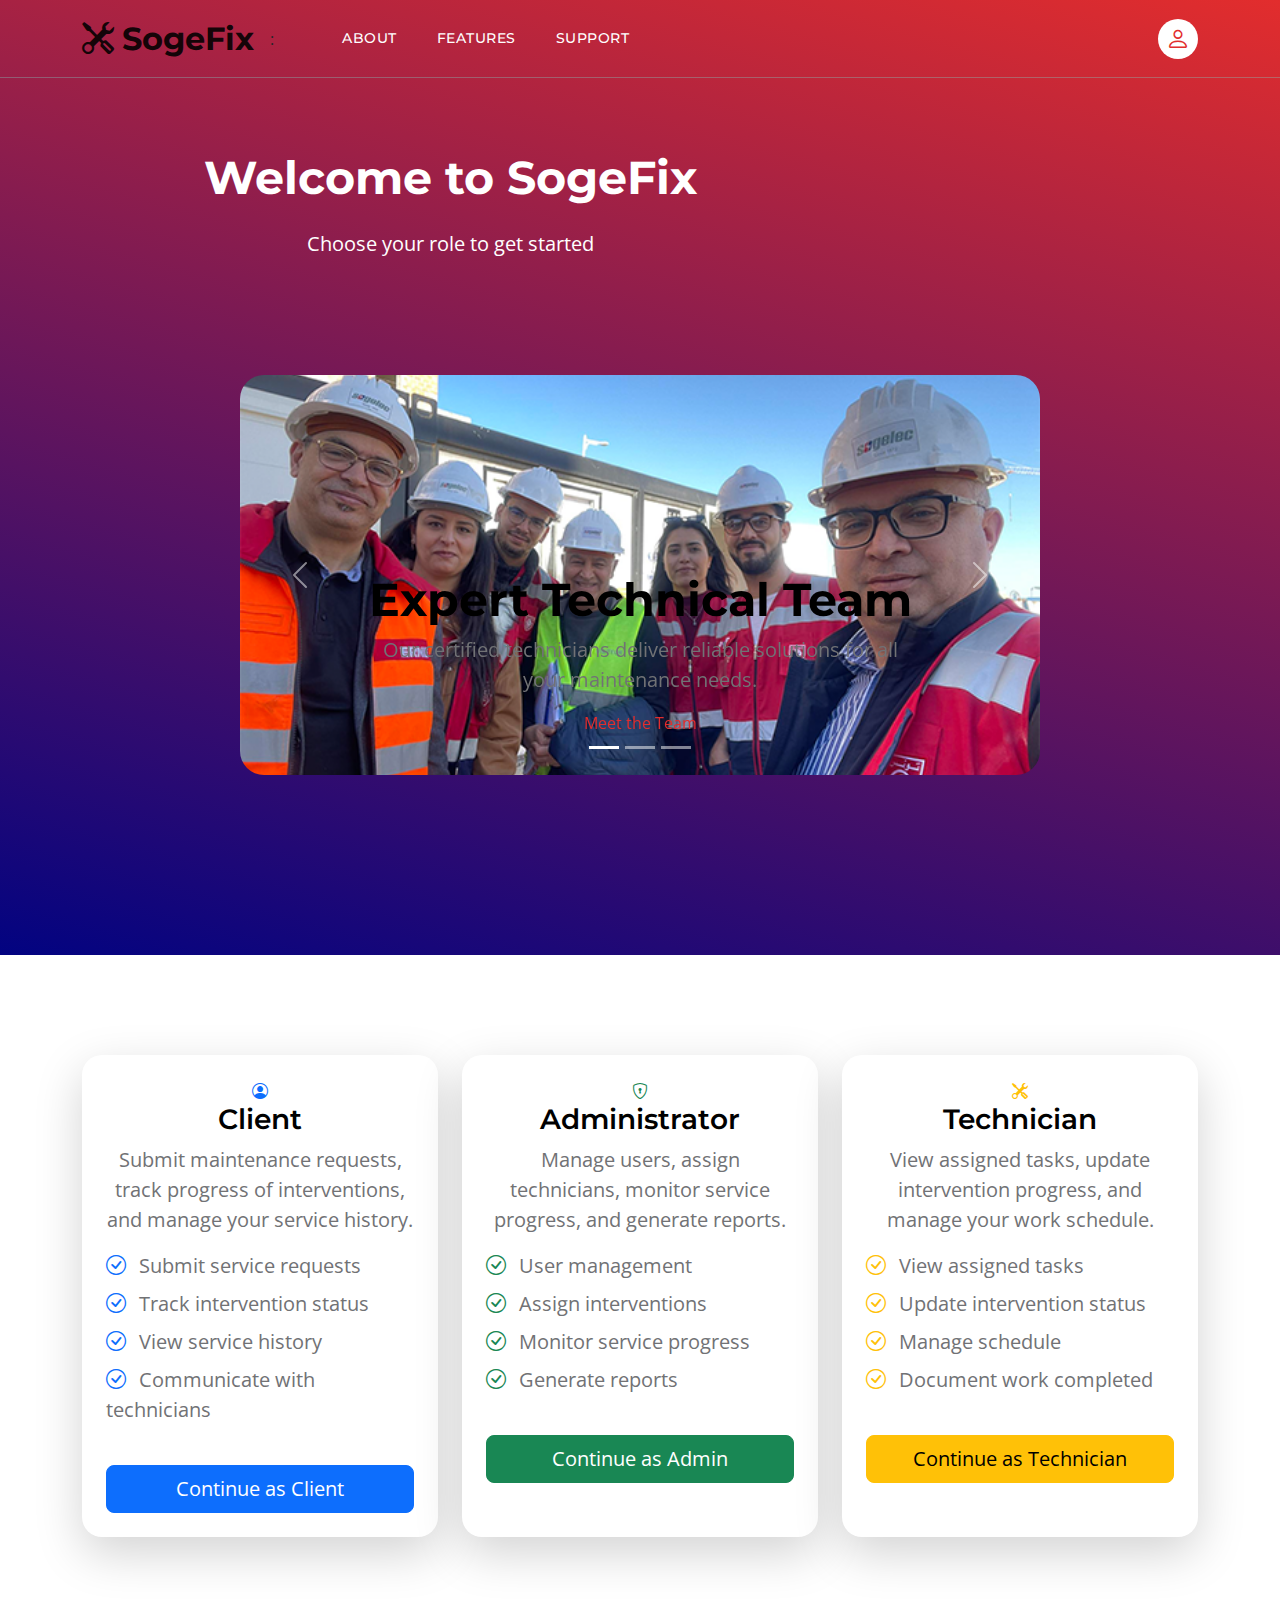
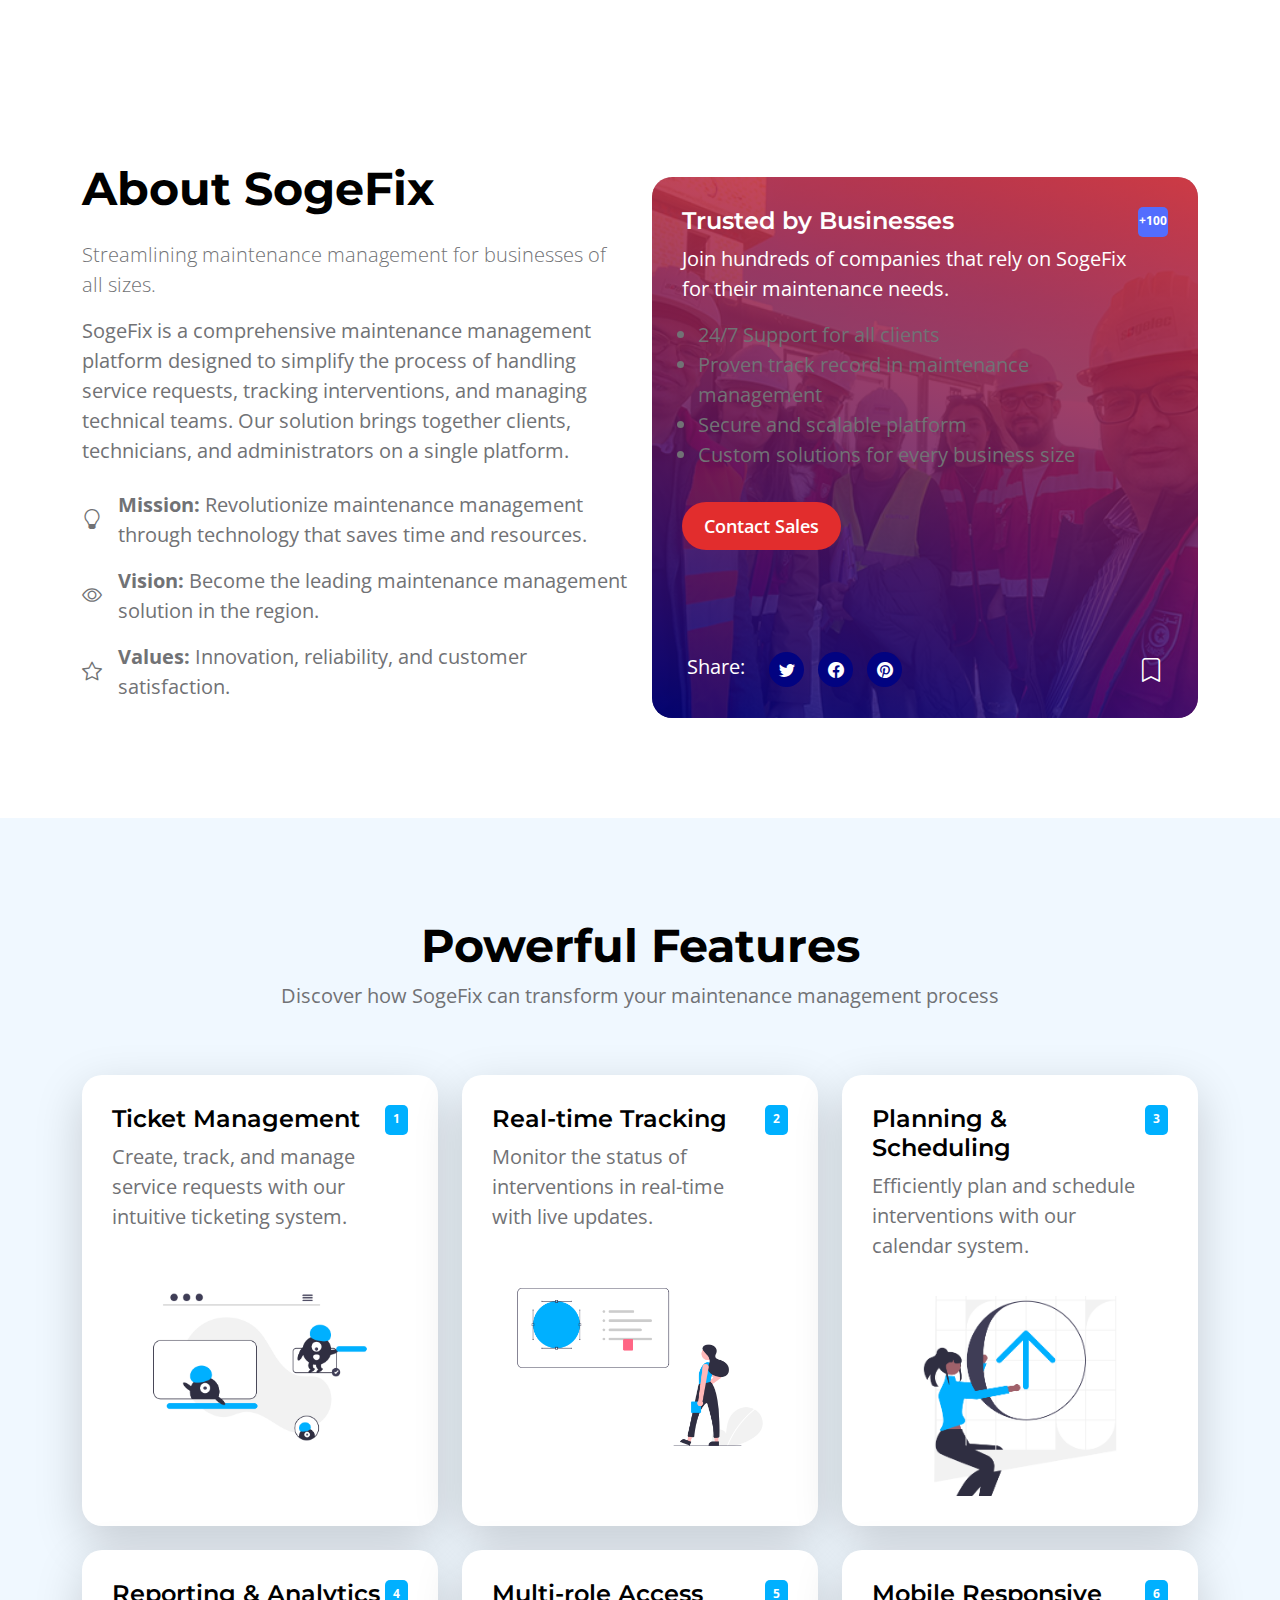
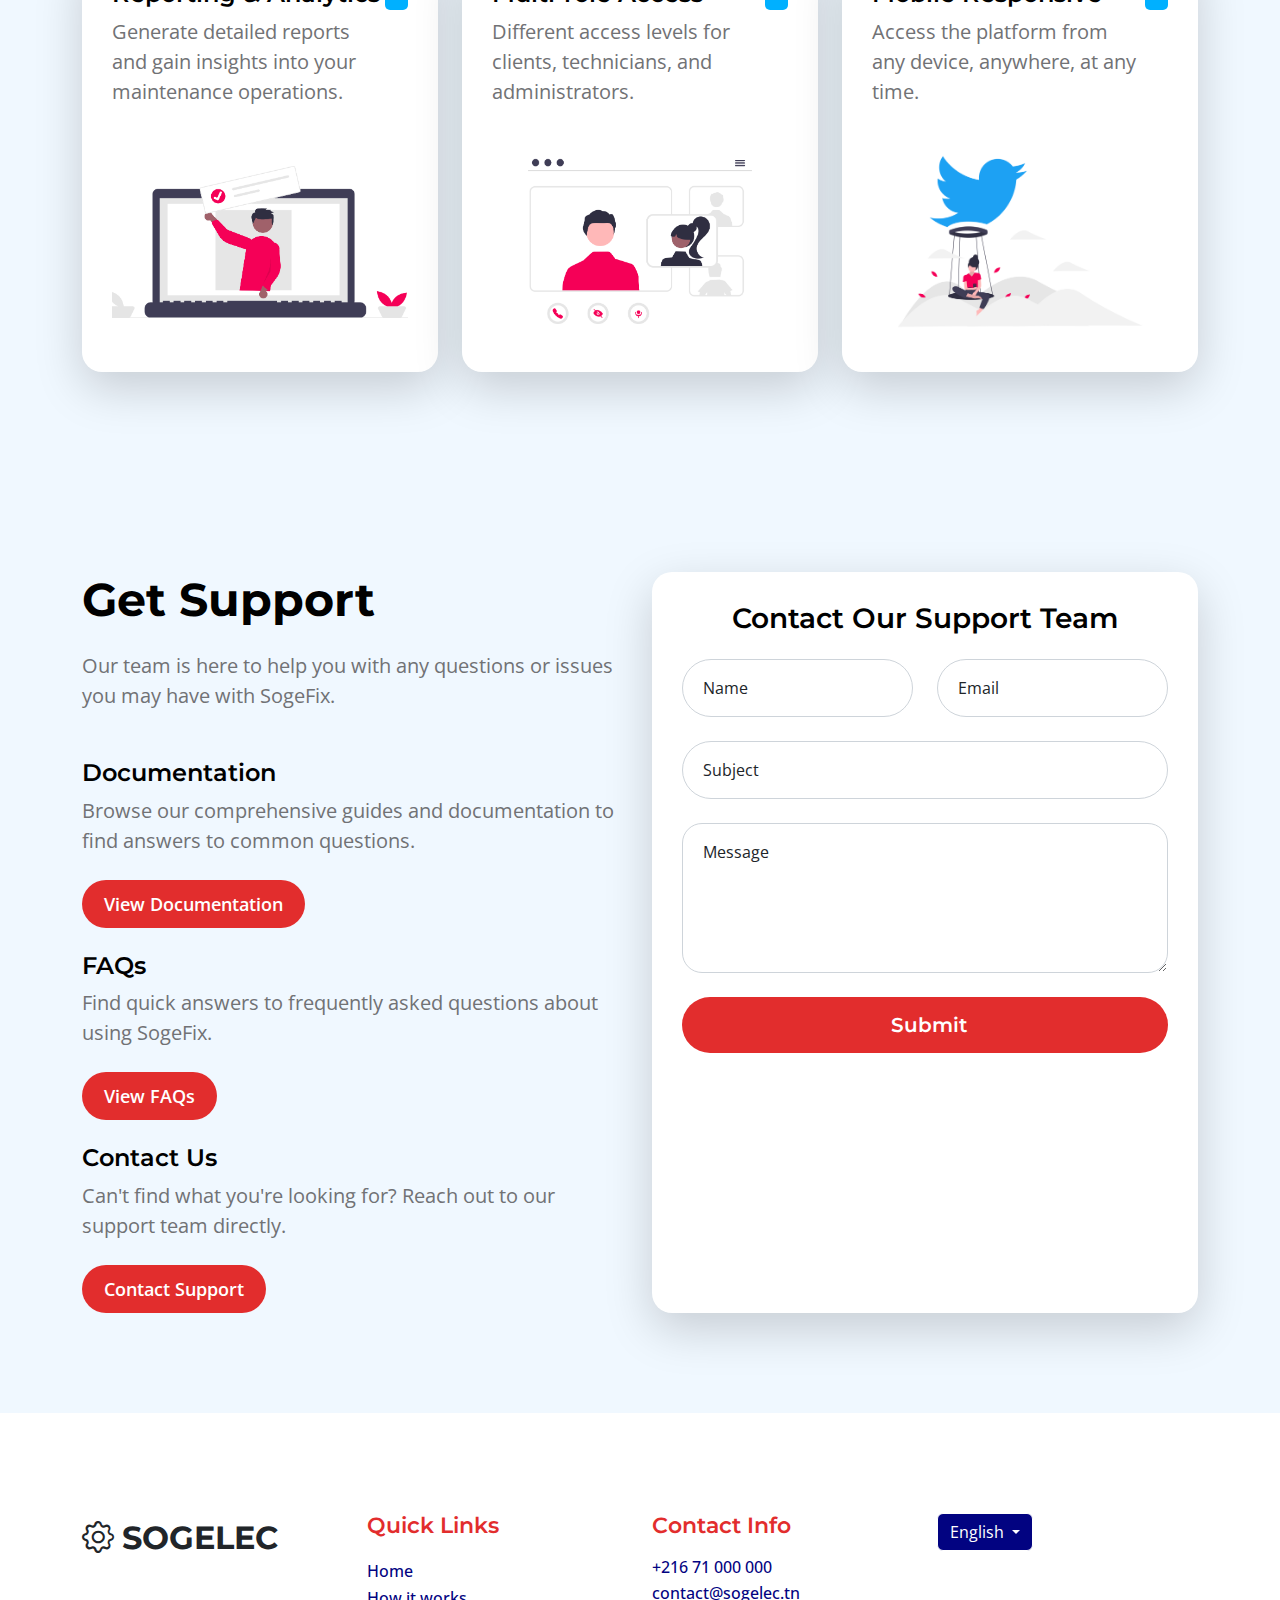
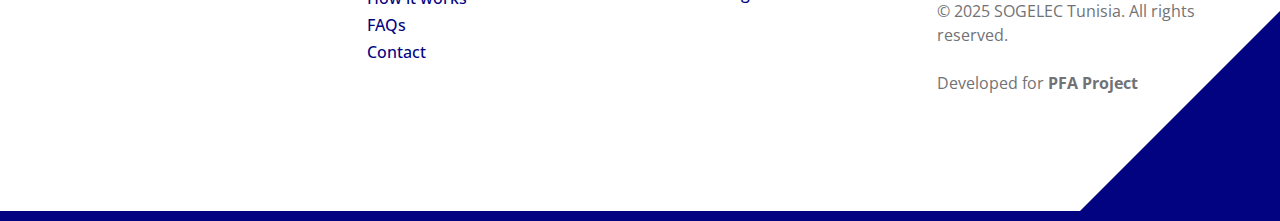
<file: main.html>
<!doctype html>
<html lang="en">

<head>
    <meta charset="utf-8">
    <meta name="viewport" content="width=device-width, initial-scale=1">

    <meta name="description" content="Get Started - SOGELEC">
    <meta name="author" content="SOGELEC Tunisia">

    <title>Get Started - SogeFix</title>

    <!-- CSS FILES -->
    <link rel="preconnect" href="https://fonts.googleapis.com">
    <link rel="preconnect" href="https://fonts.gstatic.com" crossorigin>
    <link href="https://fonts.googleapis.com/css2?family=Montserrat:wght@500;600;700&family=Open+Sans&display=swap"
        rel="stylesheet">

    <link href="css/bootstrap.min.css" rel="stylesheet">
    <link href="css/bootstrap-icons.css" rel="stylesheet">
    <link href="css/style.css" rel="stylesheet">
</head>

<body id="top">

    <main>

        <!-- NAVBAR -->
        <nav class="navbar navbar-expand-lg">
            <div class="container">
                <a class="navbar-brand" href="index.html">
                    <i class="bi-tools"></i>
                    <span>SogeFix</span>
                </a>
                :
                <div class="d-lg-none ms-auto me-4">
                    <a href="#login" class="navbar-icon bi-person"></a>
                </div>

                <button class="navbar-toggler" type="button" data-bs-toggle="collapse" data-bs-target="#navbarNav"
                    aria-controls="navbarNav" aria-expanded="false" aria-label="Toggle navigation">
                    <span class="navbar-toggler-icon"></span>
                </button>

                <div class="collapse navbar-collapse" id="navbarNav">
                    <ul class="navbar-nav ms-lg-5 me-lg-auto">
                        <li class="nav-item">
                            <a class="nav-link" href="#about">About</a>
                        </li>
                        <li class="nav-item">
                            <a class="nav-link" href="#features">Features</a>
                        </li>

                        <li class="nav-item">
                            <a class="nav-link" href="#contact">Support</a>
                        </li>


                    </ul>

                    <div class="d-none d-lg-block">
                        <a href="#login" class="navbar-icon bi-person"></a>
                    </div>
                </div>
            </div>
        </nav>
        <header class="site-header d-flex flex-column justify-content-center align-items-center">
            <div class="container">
                <div class="row align-items-center">

                    <div class="col-lg-8 col-12 text-center">
                        <h2 class="text-white mb-4">Welcome to SogeFix</h2>
                        <p class="text-white">Choose your role to get started</p>
                    </div>

                </div>
            </div>
            <div id="carouselExampleCaptions" class="carousel slide" style="margin: 100px 0;" data-bs-ride="carousel">
                <div class="carousel-indicators">
                    <button type="button" data-bs-target="#carouselExampleCaptions" data-bs-slide-to="0" class="active"
                        aria-current="true" aria-label="Slide 1"></button>
                    <button type="button" data-bs-target="#carouselExampleCaptions" data-bs-slide-to="1"
                        aria-label="Slide 2"></button>
                    <button type="button" data-bs-target="#carouselExampleCaptions" data-bs-slide-to="2"
                        aria-label="Slide 3"></button>
                </div>

                <div class="carousel-inner">
                    <div class="carousel-item active">
                        <img src="images/techTeam.png" class="d-block mx-auto carousel-img" alt="Tech Team"
                            style="min-width:800px; max-width:800px; width:800px; height:400px; object-fit:cover; border-radius:24px;">
                        <div class="carousel-caption d-none d-md-block">
                            <h2 class="carousel-heading">Expert Technical Team</h2>
                            <p class="carousel-text">Our certified technicians deliver reliable solutions for all your
                                maintenance needs.</p>
                            <a href="#roles" class="carousel-btn">Meet the Team</a>
                        </div>
                    </div>

                    <div class="carousel-item">
                        <img src="images/te.png" class="d-block mx-auto carousel-img" alt="Facilities"
                            style="min-width:800px; max-width:800px; width:800px; height:400px; object-fit:cover; border-radius:24px;">
                        <div class="carousel-caption d-none d-md-block">
                            <h2 class="carousel-heading">Facilities Management</h2>
                            <p class="carousel-text">Efficiently manage and maintain your business facilities with
                                SogeFix.</p>
                            <a href="#features" class="carousel-btn">See Features</a>
                        </div>
                    </div>

                    <div class="carousel-item">
                        <img src="images/secure.png" class="d-block mx-auto carousel-img" alt="Security"
                            style="min-width:800px; max-width:800px; width:800px; height:400px; object-fit:cover; border-radius:24px;">
                        <div class="carousel-caption d-none d-md-block">
                            <h2 class="carousel-heading">Secure & Protected</h2>
                            <p class="carousel-text">Your data and operations are protected with our advanced security
                                protocols.</p>
                            <a href="#contact" class="carousel-btn">Contact Us</a>
                        </div>
                    </div>
                </div>

                <button class="carousel-control-prev" type="button" data-bs-target="#carouselExampleCaptions"
                    data-bs-slide="prev">
                    <span class="carousel-control-prev-icon" aria-hidden="true"></span>
                    <span class="visually-hidden">Previous</span>
                </button>
                <button class="carousel-control-next" type="button" data-bs-target="#carouselExampleCaptions"
                    data-bs-slide="next">
                    <span class="carousel-control-next-icon" aria-hidden="true"></span>
                    <span class="visually-hidden">Next</span>
                </button>
            </div>
        </header>

        <!-- ROLES SECTION -->
        <section class="section-padding">
            <div class="container">
                <div class="row justify-content-center">

                    <!-- Client -->
                    <div class="col-lg-4 col-md-6 col-12 mb-4">
                        <div class="custom-block bg-white shadow-lg text-center p-4 h-100">
                            <div class="role-icon text-primary">
                                <i class="bi-person-circle"></i>
                            </div>
                            <h4>Client</h4>
                            <p>Submit maintenance requests, track progress of interventions, and manage your service
                                history.</p>
                            <ul class="list-unstyled mt-3 mb-4 text-start">
                                <li class="mb-2"><i class="bi-check-circle text-primary me-2"></i> Submit service
                                    requests</li>
                                <li class="mb-2"><i class="bi-check-circle text-primary me-2"></i> Track intervention
                                    status</li>
                                <li class="mb-2"><i class="bi-check-circle text-primary me-2"></i> View service history
                                </li>
                                <li class="mb-2"><i class="bi-check-circle text-primary me-2"></i> Communicate with
                                    technicians</li>
                            </ul>
                            <a href="login-client.html" class="btn btn-primary btn-lg mt-3">Continue as Client</a>
                        </div>
                    </div>

                    <!-- Admin -->
                    <div class="col-lg-4 col-md-6 col-12 mb-4">
                        <div class="custom-block bg-white shadow-lg text-center p-4 h-100">
                            <div class="role-icon text-success">
                                <i class="bi-shield-lock"></i>
                            </div>
                            <h4>Administrator</h4>
                            <p>Manage users, assign technicians, monitor service progress, and generate reports.</p>
                            <ul class="list-unstyled mt-3 mb-4 text-start">
                                <li class="mb-2"><i class="bi-check-circle text-success me-2"></i> User management</li>
                                <li class="mb-2"><i class="bi-check-circle text-success me-2"></i> Assign interventions
                                </li>
                                <li class="mb-2"><i class="bi-check-circle text-success me-2"></i> Monitor service
                                    progress</li>
                                <li class="mb-2"><i class="bi-check-circle text-success me-2"></i> Generate reports</li>
                            </ul>
                            <a href="login-admin.html" class="btn btn-success btn-lg mt-3">Continue as Admin</a>
                        </div>
                    </div>

                    <!-- Technician -->
                    <div class="col-lg-4 col-md-6 col-12 mb-4">
                        <div class="custom-block bg-white shadow-lg text-center p-4 h-100">
                            <div class="role-icon text-warning">
                                <i class="bi-tools"></i>
                            </div>
                            <h4>Technician</h4>
                            <p>View assigned tasks, update intervention progress, and manage your work schedule.</p>
                            <ul class="list-unstyled mt-3 mb-4 text-start">
                                <li class="mb-2"><i class="bi-check-circle text-warning me-2"></i> View assigned tasks
                                </li>
                                <li class="mb-2"><i class="bi-check-circle text-warning me-2"></i> Update intervention
                                    status</li>
                                <li class="mb-2"><i class="bi-check-circle text-warning me-2"></i> Manage schedule</li>
                                <li class="mb-2"><i class="bi-check-circle text-warning me-2"></i> Document work
                                    completed</li>
                            </ul>
                            <a href="login-technician.html" class="btn btn-warning btn-lg mt-3">Continue as
                                Technician</a>
                        </div>
                    </div>

                </div>

            </div>
            </div>
        </section>
        <!-- ABOUT SECTION -->
        <section class="section-padding" id="about">
            <div class="container">
                <div class="row">
                    <div class="col-lg-6 col-12">
                        <h2 class="mb-4">About SogeFix</h2>
                        <p class="lead">Streamlining maintenance management for businesses of all sizes.</p>
                        <p>SogeFix is a comprehensive maintenance management platform designed to simplify the process
                            of handling service requests, tracking interventions, and managing technical teams. Our
                            solution brings together clients, technicians, and administrators on a single platform.</p>
                        <ul class="list-unstyled mt-4">
                            <li class="d-flex align-items-center mb-3">
                                <i class="bi-lightbulb section-icon me-3"></i>
                                <span><strong>Mission:</strong> Revolutionize maintenance management through technology
                                    that saves time and resources.</span>
                            </li>
                            <li class="d-flex align-items-center mb-3">
                                <i class="bi-eye section-icon me-3"></i>
                                <span><strong>Vision:</strong> Become the leading maintenance management solution in the
                                    region.</span>
                            </li>
                            <li class="d-flex align-items-center">
                                <i class="bi-star section-icon me-3"></i>
                                <span><strong>Values:</strong> Innovation, reliability, and customer
                                    satisfaction.</span>
                            </li>
                        </ul>
                    </div>

                    <div class="col-lg-6 col-md-6 col-12 mt-lg-3">
                        <div class="custom-block custom-block-overlay">
                            <div class="d-flex flex-column h-100">
                                <img src="images/techTeam.png" class="custom-block-image img-fluid" alt="Tech Team">
                                <div class="custom-block-overlay-text d-flex">
                                    <div>
                                        <h5 class="text-white mb-2">Trusted by Businesses</h5>
                                        <p class="text-white">Join hundreds of companies that rely on SogeFix for their
                                            maintenance needs.</p>
                                        <ul class="text-white ps-3">
                                            <li>24/7 Support for all clients</li>
                                            <li>Proven track record in maintenance management</li>
                                            <li>Secure and scalable platform</li>
                                            <li>Custom solutions for every business size</li>
                                        </ul>
                                        <a href="#contact" class="btn custom-btn mt-3">Contact Sales</a>
                                    </div>
                                    <span class="badge bg-finance rounded-pill ms-auto">+100</span>
                                </div>
                                <div class="social-share d-flex">
                                    <p class="text-white me-4">Share:</p>
                                    <ul class="social-icon">
                                        <li class="social-icon-item"><a href="#"
                                                class="social-icon-link bi-twitter"></a></li>
                                        <li class="social-icon-item"><a href="#"
                                                class="social-icon-link bi-facebook"></a></li>
                                        <li class="social-icon-item"><a href="#"
                                                class="social-icon-link bi-pinterest"></a></li>
                                    </ul>
                                    <a href="#" class="custom-icon bi-bookmark ms-auto"></a>
                                </div>
                                <div class="section-overlay"></div>
                            </div>
                        </div>
                    </div>
                </div>
            </div>
        </section>

        <!-- FEATURES SECTION -->
        <section class="explore-section section-padding section-bg" id="features">
            <div class="container">
                <div class="row justify-content-center">
                    <div class="col-lg-8 col-12 text-center mb-5">
                        <h2>Powerful Features</h2>
                        <p>Discover how SogeFix can transform your maintenance management process</p>
                    </div>
                </div>
                <div class="row">
                    <div class="col-lg-4 col-md-6 col-12 mb-4">
                        <div class="custom-block bg-white shadow-lg">
                            <div class="d-flex">
                                <div>
                                    <h5 class="mb-2">Ticket Management</h5>
                                    <p class="mb-0">Create, track, and manage service requests with our intuitive
                                        ticketing system.</p>
                                </div>
                                <span class="badge bg-design rounded-pill ms-auto">1</span>
                            </div>
                            <img src="images/topics/undraw_Remote_design_team_re_urdx.png"
                                class="custom-block-image img-fluid" alt="Ticket Management">
                        </div>
                    </div>
                    <div class="col-lg-4 col-md-6 col-12 mb-4">
                        <div class="custom-block bg-white shadow-lg">
                            <div class="d-flex">
                                <div>
                                    <h5 class="mb-2">Real-time Tracking</h5>
                                    <p class="mb-0">Monitor the status of interventions in real-time with live updates.
                                    </p>
                                </div>
                                <span class="badge bg-design rounded-pill ms-auto">2</span>
                            </div>
                            <img src="images/topics/undraw_Redesign_feedback_re_jvm0.png"
                                class="custom-block-image img-fluid" alt="Real-time Tracking">
                        </div>
                    </div>
                    <div class="col-lg-4 col-md-6 col-12 mb-4">
                        <div class="custom-block bg-white shadow-lg">
                            <div class="d-flex">
                                <div>
                                    <h5 class="mb-2">Planning & Scheduling</h5>
                                    <p class="mb-0">Efficiently plan and schedule interventions with our calendar
                                        system.</p>
                                </div>
                                <span class="badge bg-design rounded-pill ms-auto">3</span>
                            </div>
                            <img src="images/topics/colleagues-working-cozy-office-medium-shot.png"
                                class="custom-block-image img-fluid" alt="Planning & Scheduling">
                        </div>
                    </div>
                    <div class="col-lg-4 col-md-6 col-12 mb-4 mb-lg-0">
                        <div class="custom-block bg-white shadow-lg">
                            <div class="d-flex">
                                <div>
                                    <h5 class="mb-2">Reporting & Analytics</h5>
                                    <p class="mb-0">Generate detailed reports and gain insights into your maintenance
                                        operations.</p>
                                </div>
                                <span class="badge bg-design rounded-pill ms-auto">4</span>
                            </div>
                            <img src="images/topics/undraw_online_ad_re_ol62.png" class="custom-block-image img-fluid"
                                alt="Reporting & Analytics">
                        </div>
                    </div>
                    <div class="col-lg-4 col-md-6 col-12 mb-4 mb-lg-0">
                        <div class="custom-block bg-white shadow-lg">
                            <div class="d-flex">
                                <div>
                                    <h5 class="mb-2">Multi-role Access</h5>
                                    <p class="mb-0">Different access levels for clients, technicians, and
                                        administrators.</p>
                                </div>
                                <span class="badge bg-design rounded-pill ms-auto">5</span>
                            </div>
                            <img src="images/topics/undraw_Group_video_re_btu7.png" class="custom-block-image img-fluid"
                                alt="Multi-role Access">
                        </div>
                    </div>
                    <div class="col-lg-4 col-md-6 col-12">
                        <div class="custom-block bg-white shadow-lg">
                            <div class="d-flex">
                                <div>
                                    <h5 class="mb-2">Mobile Responsive</h5>
                                    <p class="mb-0">Access the platform from any device, anywhere, at any time.</p>
                                </div>
                                <span class="badge bg-design rounded-pill ms-auto">6</span>
                            </div>
                            <img src="images/topics/undraw_viral_tweet_gndb.png" class="custom-block-image img-fluid"
                                alt="Mobile Responsive">
                        </div>
                    </div>
                </div>
            </div>
        </section>

        <!-- SUPPORT SECTION -->
        <section class="contact-section section-padding section-bg" id="contact">
            <div class="container">
                <div class="row">
                    <div class="col-lg-6 col-12">
                        <h2 class="mb-4">Get Support</h2>
                        <p>Our team is here to help you with any questions or issues you may have with SogeFix.</p>
                        <div class="mt-5">
                            <div class="support-option mb-4">
                                <h5>Documentation</h5>
                                <p>Browse our comprehensive guides and documentation to find answers to common
                                    questions.</p>
                                <a href="#" class="btn custom-btn mt-2">View Documentation</a>
                            </div>
                            <div class="support-option mb-4">
                                <h5>FAQs</h5>
                                <p>Find quick answers to frequently asked questions about using SogeFix.</p>
                                <a href="#" class="btn custom-btn mt-2">View FAQs</a>
                            </div>
                            <div class="support-option">
                                <h5>Contact Us</h5>
                                <p>Can't find what you're looking for? Reach out to our support team directly.</p>
                                <a href="#" class="btn custom-btn mt-2">Contact Support</a>
                            </div>
                        </div>
                    </div>
                    <div class="col-lg-6 col-12 mt-5 mt-lg-0">
                        <div class="custom-block bg-white shadow-lg">
                            <h4 class="text-center mb-4">Contact Our Support Team</h4>
                            <form class="custom-form contact-form" action="#" method="post" role="form">
                                <div class="row">
                                    <div class="col-lg-6 col-md-6 col-12">
                                        <div class="form-floating">
                                            <input type="text" name="name" id="name" class="form-control"
                                                placeholder="Name" required="">
                                            <label for="name">Name</label>
                                        </div>
                                    </div>
                                    <div class="col-lg-6 col-md-6 col-12">
                                        <div class="form-floating">
                                            <input type="email" name="email" id="email" pattern="[^ @]*@[^ @]*"
                                                class="form-control" placeholder="Email address" required="">
                                            <label for="email">Email</label>
                                        </div>
                                    </div>
                                    <div class="col-12">
                                        <div class="form-floating">
                                            <input type="text" name="subject" id="subject" class="form-control"
                                                placeholder="Subject" required="">
                                            <label for="subject">Subject</label>
                                        </div>
                                        <div class="form-floating">
                                            <textarea class="form-control" id="message" name="message"
                                                placeholder="Tell me about the project"></textarea>
                                            <label for="message">Message</label>
                                        </div>
                                    </div>
                                    <div class="col-12">
                                        <button type="submit" class="form-control">Submit</button>
                                    </div>
                                </div>
                            </form>
                        </div>
                    </div>
                </div>
            </div>
        </section>
    </main>

    <!-- FOOTER -->
    <footer class="site-footer section-padding">
        <div class="container">
            <div class="row">

                <!-- Logo / Brand -->
                <div class="col-lg-3 col-12 mb-4 pb-2">
                    <a class="navbar-brand mb-2" href="index.html">
                        <i class="bi-gear"></i>
                        <span>SOGELEC</span>
                    </a>
                </div>

                <!-- Resources Links -->
                <div class="col-lg-3 col-md-4 col-6">
                    <h6 class="site-footer-title mb-3">Quick Links</h6>
                    <ul class="site-footer-links">
                        <li class="site-footer-link-item">
                            <a href="#section_1" class="site-footer-link">Home</a>
                        </li>
                        <li class="site-footer-link-item">
                            <a href="#section_3" class="site-footer-link">How it works</a>
                        </li>
                        <li class="site-footer-link-item">
                            <a href="#section_4" class="site-footer-link">FAQs</a>
                        </li>
                        <li class="site-footer-link-item">
                            <a href="#section_5" class="site-footer-link">Contact</a>
                        </li>
                    </ul>
                </div>

                <!-- Contact Info -->
                <div class="col-lg-3 col-md-4 col-6 mb-4 mb-lg-0">
                    <h6 class="site-footer-title mb-3">Contact Info</h6>
                    <p class="text-white d-flex mb-1">
                        <a href="tel:+216-71-000-000" class="site-footer-link">
                            +216 71 000 000
                        </a>
                    </p>
                    <p class="text-white d-flex">
                        <a href="mailto:contact@sogelec.tn" class="site-footer-link">
                            contact@sogelec.tn
                        </a>
                    </p>
                </div>

                <!-- Language + Copyright -->
                <div class="col-lg-3 col-md-4 col-12 mt-4 mt-lg-0 ms-auto">
                    <div class="dropdown">
                        <button class="btn btn-secondary dropdown-toggle" type="button" data-bs-toggle="dropdown"
                            aria-expanded="false">
                            English
                        </button>
                        <ul class="dropdown-menu">
                            <li><button class="dropdown-item" type="button">French</button></li>
                            <li><button class="dropdown-item" type="button">Arabic</button></li>
                        </ul>
                    </div>

                    <p class="copyright-text mt-lg-5 mt-4">
                        © 2025 SOGELEC Tunisia. All rights reserved.
                        <br><br>Developed for <strong>PFA Project</strong>
                    </p>
                </div>

            </div>
        </div>
    </footer>

    <!-- JAVASCRIPT FILES -->
    <script src="js/jquery.min.js"></script>
    <script src="js/bootstrap.bundle.min.js"></script>
    <script src="js/jquery.sticky.js"></script>
    <script src="js/custom.js"></script>

</body>

</html>
</file>
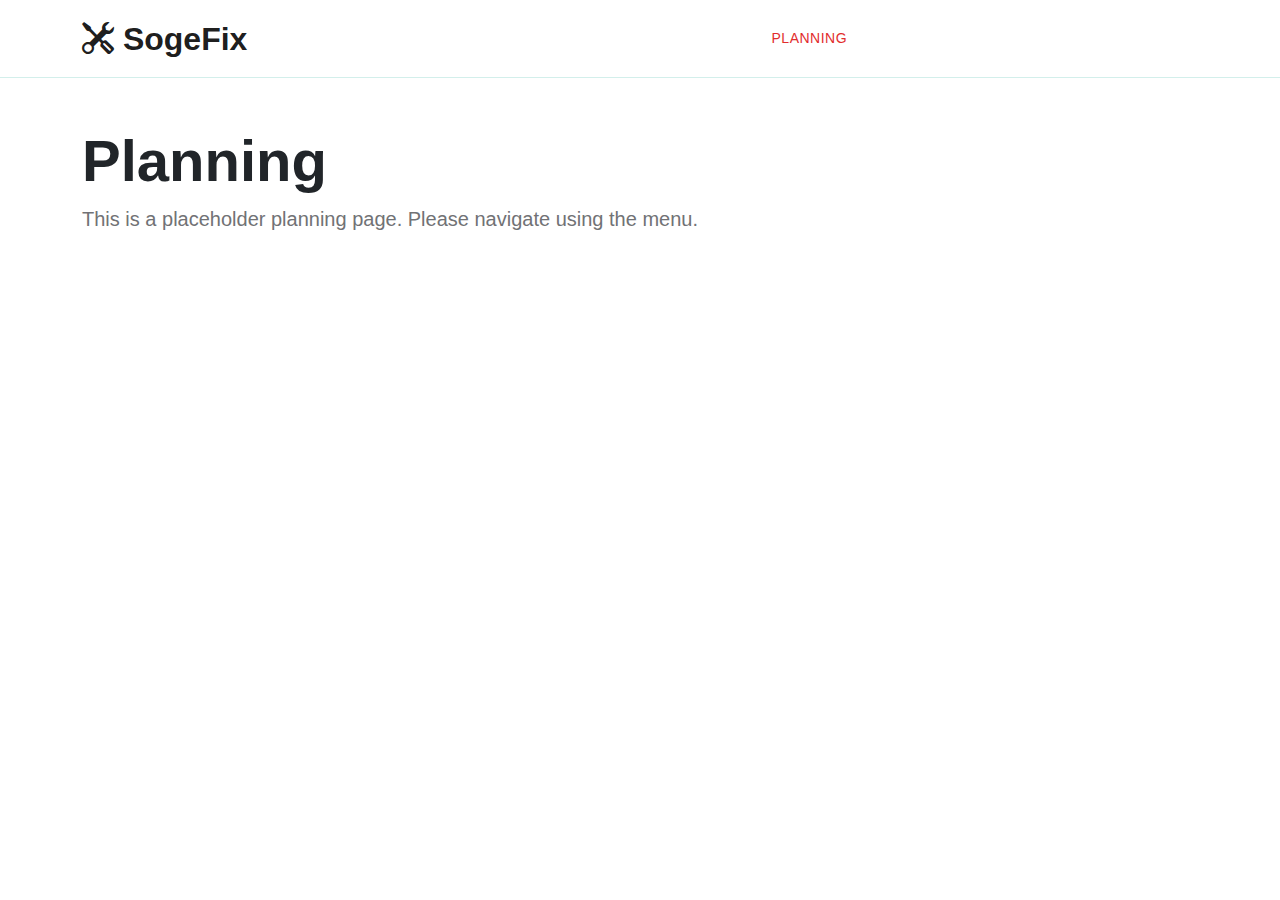
<file: planning.html>
<!doctype html>
<html lang="en">

<head>
    <meta charset="utf-8">
    <meta name="viewport" content="width=device-width, initial-scale=1">
    <title>Planning - SogeFix</title>
    <link href="css/bootstrap.min.css" rel="stylesheet">
    <link href="css/bootstrap-icons.css" rel="stylesheet">
    <link href="css/style.css" rel="stylesheet">
</head>

<body>
    <nav class="navbar navbar-expand-lg">
        <div class="container">
            <a class="navbar-brand" href="index.html">
                <i class="bi-tools"></i>
                <span>SogeFix</span>
            </a>
            <div class="collapse navbar-collapse" id="navbarNav">
                <ul class="navbar-nav ms-lg-5 me-lg-auto">
                    <li class="nav-item"><a class="nav-link" href="dashboard.html">Dashboard</a></li>
                    <li class="nav-item"><a class="nav-link" href="tickets.html">My Requests</a></li>
                    <li class="nav-item"><a class="nav-link" href="interventions.html">Interventions</a></li>
                    <li class="nav-item"><a class="nav-link active" href="planning.html">Planning</a></li>
                    <li class="nav-item"><a class="nav-link" href="contact.html">Support</a></li>
                </ul>
            </div>
        </div>
    </nav>
    <main class="container mt-5">
        <h1>Planning</h1>
        <p>This is a placeholder planning page. Please navigate using the menu.</p>
    </main>
</body>

</html>
</file>
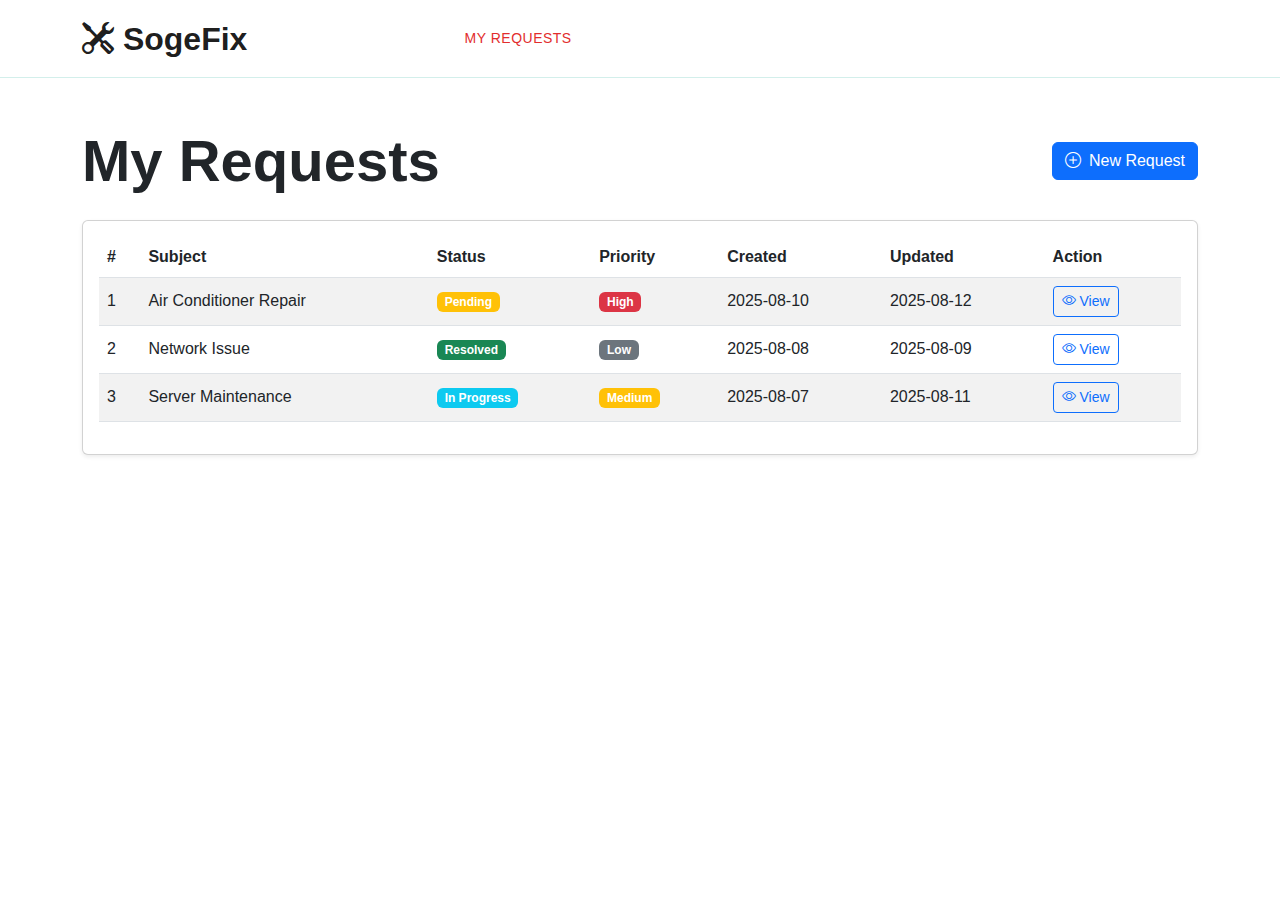
<file: tickets.html>
<!doctype html>
<html lang="en">

<head>
    <meta charset="utf-8">
    <meta name="viewport" content="width=device-width, initial-scale=1">
    <title>Tickets - SogeFix</title>
    <link href="css/bootstrap.min.css" rel="stylesheet">
    <link href="css/bootstrap-icons.css" rel="stylesheet">
    <link href="css/style.css" rel="stylesheet">
</head>

<body>
    <!-- Navbar -->
    <nav class="navbar navbar-expand-lg">
        <div class="container">
            <a class="navbar-brand" href="index.html">
                <i class="bi-tools"></i>
                <span>SogeFix</span>
            </a>
            <div class="collapse navbar-collapse" id="navbarNav">
                <ul class="navbar-nav ms-lg-5 me-lg-auto">
                    <li class="nav-item"><a class="nav-link" href="user-dashboard.html">Dashboard</a></li>
                    <li class="nav-item"><a class="nav-link active" href="tickets.html">My Requests</a></li>
                    <li class="nav-item"><a class="nav-link" href="interventions.html">Interventions</a></li>
                    <li class="nav-item"><a class="nav-link" href="planning.html">Planning</a></li>
                    <li class="nav-item"><a class="nav-link" href="contact.html">Support</a></li>
                </ul>
            </div>
        </div>
    </nav>

    <!-- Main -->
    <main class="container mt-5">
        <div class="d-flex justify-content-between align-items-center mb-4">
            <h1 class="mb-0">My Requests</h1>
            <a href="create-ticket.html" class="btn btn-primary">
                <i class="bi-plus-circle me-2"></i>New Request
            </a>
        </div>

        <!-- Tickets Table -->
        <div class="card shadow-sm">
            <div class="card-body">
                <div class="table-responsive">
                    <table class="table table-striped align-middle">
                        <thead>
                            <tr>
                                <th>#</th>
                                <th>Subject</th>
                                <th>Status</th>
                                <th>Priority</th>
                                <th>Created</th>
                                <th>Updated</th>
                                <th>Action</th>
                            </tr>
                        </thead>
                        <tbody>
                            <!-- Example row (will be replaced with Laravel data) -->
                            <tr>
                                <td>1</td>
                                <td>Air Conditioner Repair</td>
                                <td><span class="badge bg-warning">Pending</span></td>
                                <td><span class="badge bg-danger">High</span></td>
                                <td>2025-08-10</td>
                                <td>2025-08-12</td>
                                <td>
                                    <a href="ticket-detail.html" class="btn btn-sm btn-outline-primary">
                                        <i class="bi-eye"></i> View
                                    </a>
                                </td>
                            </tr>
                            <tr>
                                <td>2</td>
                                <td>Network Issue</td>
                                <td><span class="badge bg-success">Resolved</span></td>
                                <td><span class="badge bg-secondary">Low</span></td>
                                <td>2025-08-08</td>
                                <td>2025-08-09</td>
                                <td>
                                    <a href="ticket-detail.html" class="btn btn-sm btn-outline-primary">
                                        <i class="bi-eye"></i> View
                                    </a>
                                </td>
                            </tr>
                            <tr>
                                <td>3</td>
                                <td>Server Maintenance</td>
                                <td><span class="badge bg-info">In Progress</span></td>
                                <td><span class="badge bg-warning">Medium</span></td>
                                <td>2025-08-07</td>
                                <td>2025-08-11</td>
                                <td>
                                    <a href="ticket-detail.html" class="btn btn-sm btn-outline-primary">
                                        <i class="bi-eye"></i> View
                                    </a>
                                </td>
                            </tr>
                            <!-- End example row -->
                        </tbody>
                    </table>
                </div>
            </div>
        </div>
    </main>
</body>

</html>
</file>
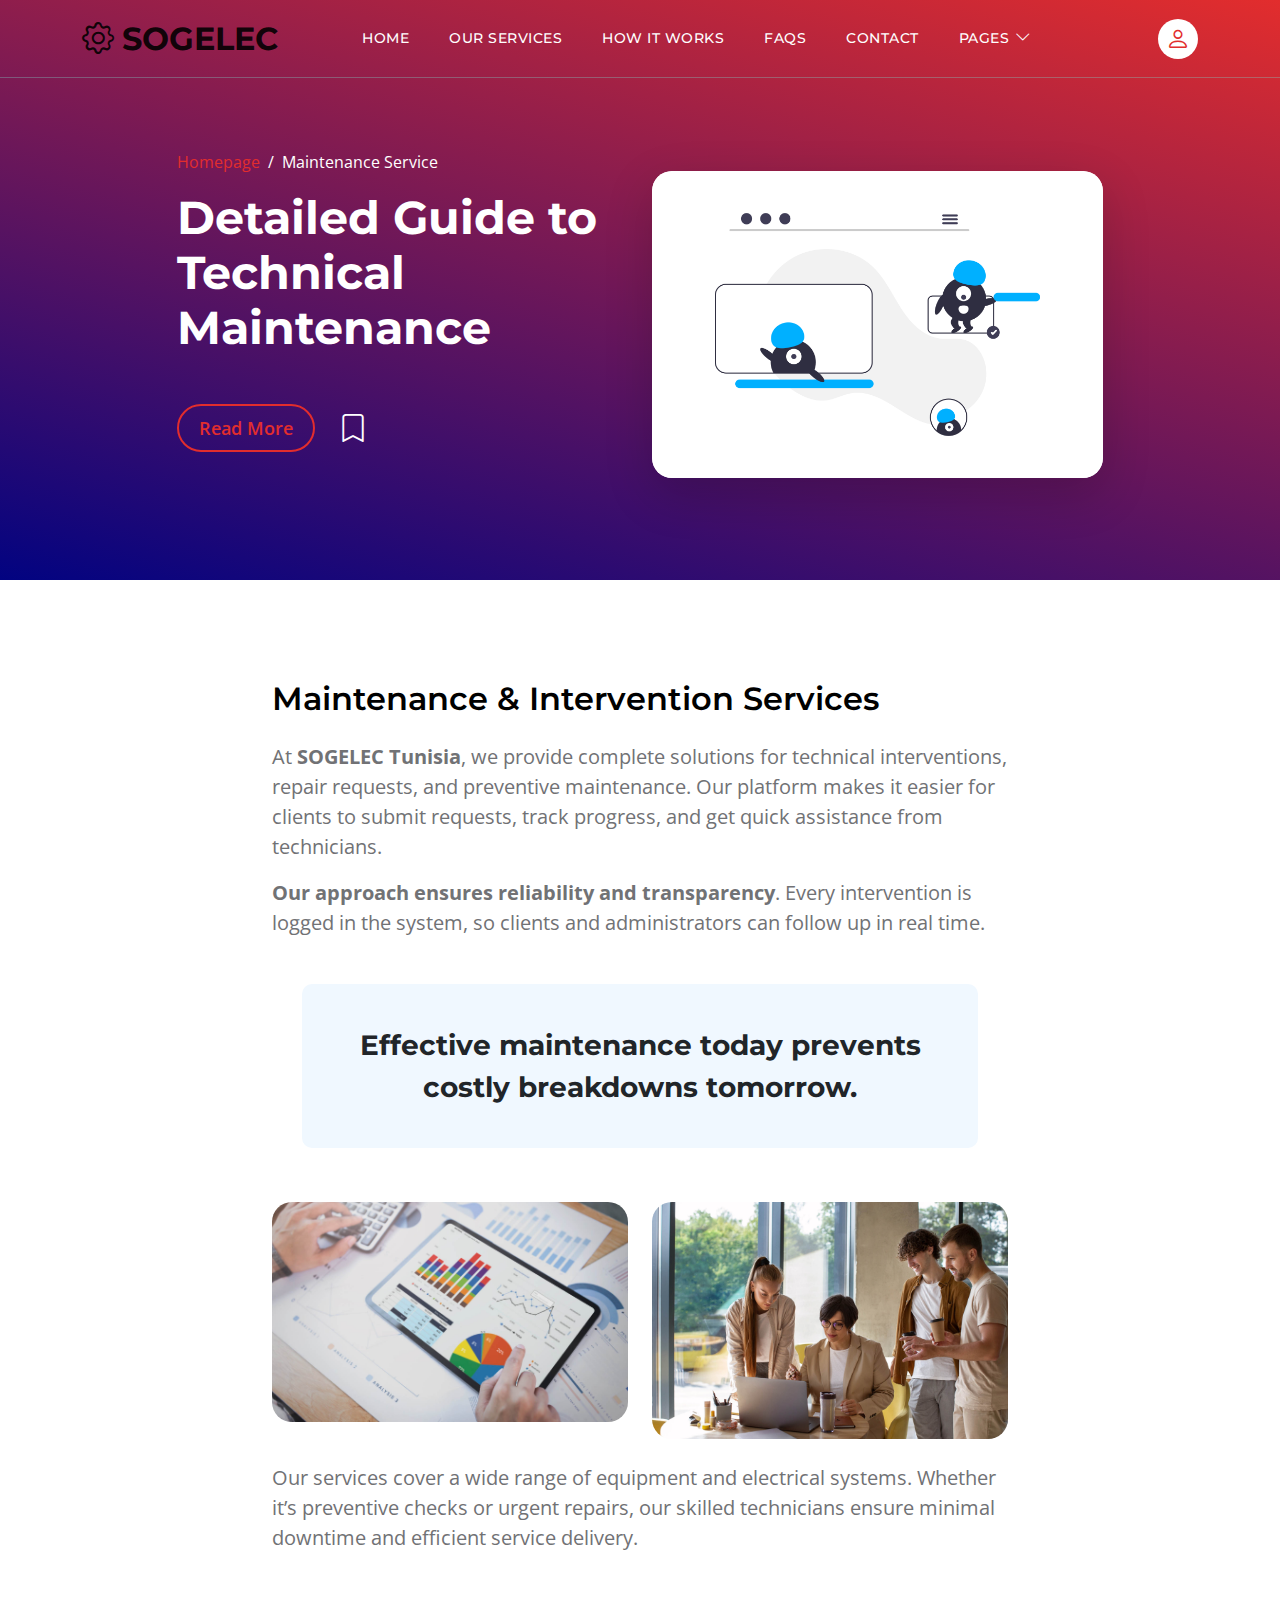
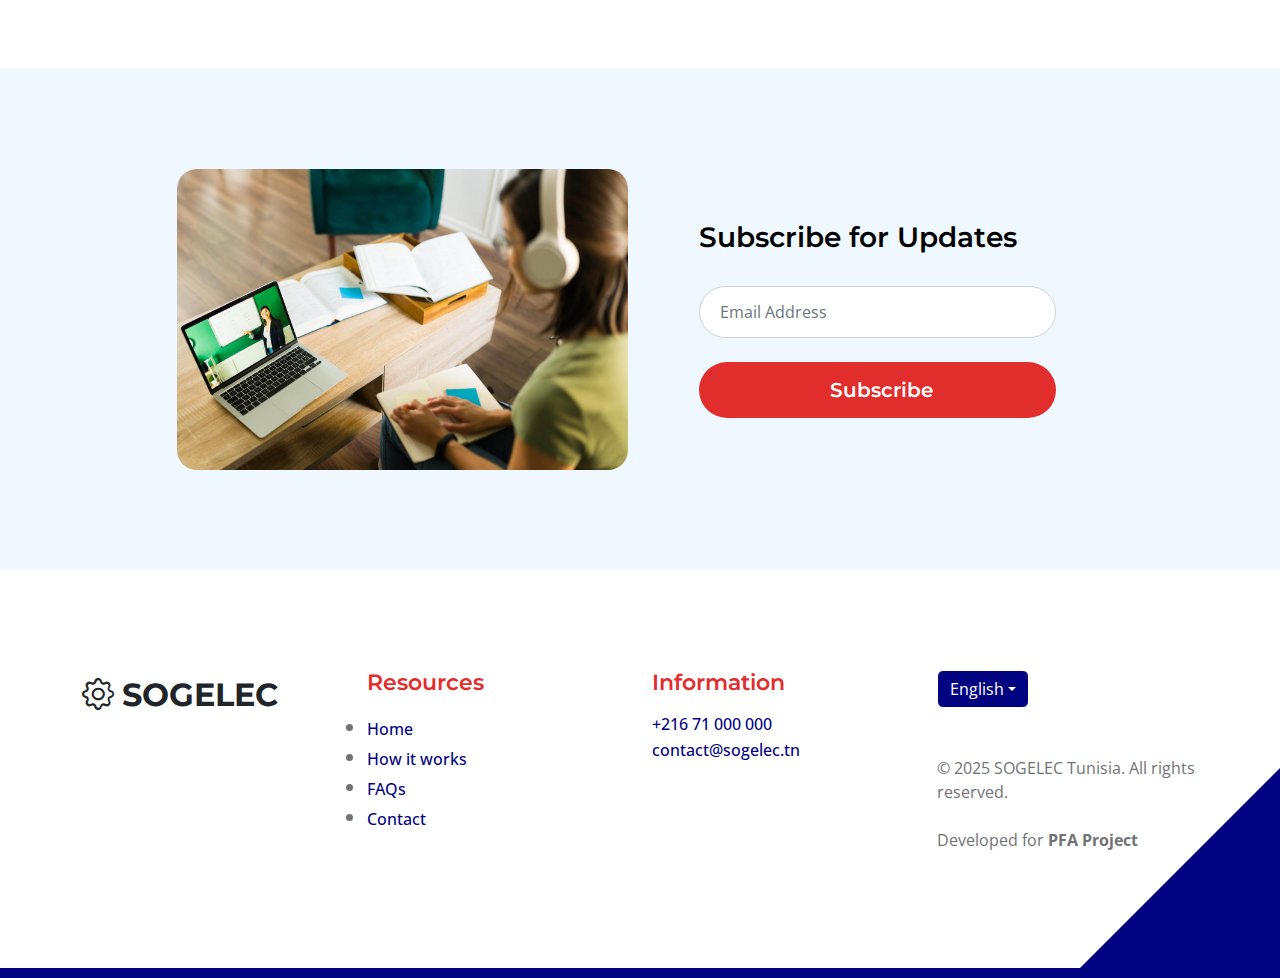
<file: topics-detail.html>
<!doctype html>
<html lang="en">

<head>
    <meta charset="utf-8">
    <meta name="viewport" content="width=device-width, initial-scale=1">

    <meta name="description" content="Detailed information about SOGELEC intervention and maintenance services.">
    <meta name="author" content="SOGELEC Tunisia">

    <title>Service Detail - SOGELEC Platform</title>

    <!-- CSS FILES -->
    <link rel="preconnect" href="https://fonts.googleapis.com">
    <link rel="preconnect" href="https://fonts.gstatic.com" crossorigin>
    <link href="https://fonts.googleapis.com/css2?family=Montserrat:wght@500;600;700&family=Open+Sans&display=swap"
        rel="stylesheet">

    <link href="css/bootstrap.min.css" rel="stylesheet">
    <link href="css/bootstrap-icons.css" rel="stylesheet">
    <link href="css/templatemo-topic-listing.css" rel="stylesheet">
</head>

<body id="top">

    <main>

        <!-- NAVBAR -->
        <nav class="navbar navbar-expand-lg">
            <div class="container">
                <a class="navbar-brand" href="index.html">
                    <i class="bi-gear"></i>
                    <span>SOGELEC</span>
                </a>

                <div class="d-lg-none ms-auto me-4">
                    <a href="#top" class="navbar-icon bi-person smoothscroll"></a>
                </div>

                <button class="navbar-toggler" type="button" data-bs-toggle="collapse" data-bs-target="#navbarNav"
                    aria-controls="navbarNav" aria-expanded="false" aria-label="Toggle navigation">
                    <span class="navbar-toggler-icon"></span>
                </button>

                <div class="collapse navbar-collapse" id="navbarNav">
                    <ul class="navbar-nav ms-lg-5 me-lg-auto">
                        <li class="nav-item"><a class="nav-link click-scroll" href="index.html#section_1">Home</a></li>
                        <li class="nav-item"><a class="nav-link click-scroll" href="index.html#section_2">Our
                                Services</a></li>
                        <li class="nav-item"><a class="nav-link click-scroll" href="index.html#section_3">How it
                                works</a></li>
                        <li class="nav-item"><a class="nav-link click-scroll" href="index.html#section_4">FAQs</a></li>
                        <li class="nav-item"><a class="nav-link click-scroll" href="index.html#section_5">Contact</a>
                        </li>
                        <li class="nav-item dropdown">
                            <a class="nav-link dropdown-toggle" href="#section_5" id="navbarLightDropdownMenuLink"
                                role="button" data-bs-toggle="dropdown" aria-expanded="false">Pages</a>
                            <ul class="dropdown-menu dropdown-menu-light" aria-labelledby="navbarLightDropdownMenuLink">
                                <li><a class="dropdown-item" href="topics-listing.html">Service Listing</a></li>
                                <li><a class="dropdown-item" href="contact.html">Contact Form</a></li>
                            </ul>
                        </li>
                    </ul>

                    <div class="d-none d-lg-block">
                        <a href="#top" class="navbar-icon bi-person smoothscroll"></a>
                    </div>
                </div>
            </div>
        </nav>


        <!-- HEADER -->
        <header class="site-header d-flex flex-column justify-content-center align-items-center">
            <div class="container">
                <div class="row justify-content-center align-items-center">

                    <div class="col-lg-5 col-12 mb-5">
                        <nav aria-label="breadcrumb">
                            <ol class="breadcrumb">
                                <li class="breadcrumb-item"><a href="index.html">Homepage</a></li>
                                <li class="breadcrumb-item active" aria-current="page">Maintenance Service</li>
                            </ol>
                        </nav>

                        <h2 class="text-white">Detailed Guide to <br> Technical Maintenance</h2>

                        <div class="d-flex align-items-center mt-5">
                            <a href="#service-detail" class="btn custom-btn custom-border-btn smoothscroll me-4">Read
                                More</a>
                            <a href="#top" class="custom-icon bi-bookmark smoothscroll"></a>
                        </div>
                    </div>

                    <div class="col-lg-5 col-12">
                        <div class="topics-detail-block bg-white shadow-lg">
                            <img src="images/topics/undraw_Remote_design_team_re_urdx.png"
                                class="topics-detail-block-image img-fluid">
                        </div>
                    </div>

                </div>
            </div>
        </header>


        <!-- SERVICE DETAIL -->
        <section class="topics-detail-section section-padding" id="service-detail">
            <div class="container">
                <div class="row">

                    <div class="col-lg-8 col-12 m-auto">
                        <h3 class="mb-4">Maintenance & Intervention Services</h3>

                        <p>At <strong>SOGELEC Tunisia</strong>, we provide complete solutions for technical
                            interventions, repair requests, and preventive maintenance. Our platform makes it easier for
                            clients to submit requests, track progress, and get quick assistance from technicians.</p>

                        <p><strong>Our approach ensures reliability and transparency</strong>. Every intervention is
                            logged in the system, so clients and administrators can follow up in real time.</p>

                        <blockquote>
                            Effective maintenance today prevents costly breakdowns tomorrow.
                        </blockquote>

                        <div class="row my-4">
                            <div class="col-lg-6 col-md-6 col-12">
                                <img src="images/businesswoman-using-tablet-analysis.jpg"
                                    class="topics-detail-block-image img-fluid">
                            </div>

                            <div class="col-lg-6 col-md-6 col-12 mt-4 mt-lg-0 mt-md-0">
                                <img src="images/colleagues-working-cozy-office-medium-shot.jpg"
                                    class="topics-detail-block-image img-fluid">
                            </div>
                        </div>

                        <p>Our services cover a wide range of equipment and electrical systems. Whether it’s preventive
                            checks or urgent repairs, our skilled technicians ensure minimal downtime and efficient
                            service delivery.</p>
                    </div>

                </div>
            </div>
        </section>


        <!-- NEWSLETTER -->
        <section class="section-padding section-bg">
            <div class="container">
                <div class="row justify-content-center">

                    <div class="col-lg-5 col-12">
                        <img src="images/rear-view-young-college-student.jpg" class="newsletter-image img-fluid" alt="">
                    </div>

                    <div class="col-lg-5 col-12 subscribe-form-wrap d-flex justify-content-center align-items-center">
                        <form class="custom-form subscribe-form" action="#" method="post" role="form">
                            <h4 class="mb-4 pb-2">Subscribe for Updates</h4>

                            <input type="email" name="subscribe-email" id="subscribe-email" pattern="[^ @]*@[^ @]*"
                                class="form-control" placeholder="Email Address" required="">

                            <div class="col-lg-12 col-12">
                                <button type="submit" class="form-control">Subscribe</button>
                            </div>
                        </form>
                    </div>

                </div>
            </div>
        </section>
    </main>

    <!-- FOOTER -->
    <footer class="site-footer section-padding">
        <div class="container">
            <div class="row">

                <div class="col-lg-3 col-12 mb-4 pb-2">
                    <a class="navbar-brand mb-2" href="index.html">
                        <i class="bi-gear"></i>
                        <span>SOGELEC</span>
                    </a>
                </div>

                <div class="col-lg-3 col-md-4 col-6">
                    <h6 class="site-footer-title mb-3">Resources</h6>
                    <ul class="site-footer-links">
                        <li><a href="index.html#section_1" class="site-footer-link">Home</a></li>
                        <li><a href="index.html#section_3" class="site-footer-link">How it works</a></li>
                        <li><a href="index.html#section_4" class="site-footer-link">FAQs</a></li>
                        <li><a href="index.html#section_5" class="site-footer-link">Contact</a></li>
                    </ul>
                </div>

                <div class="col-lg-3 col-md-4 col-6 mb-4 mb-lg-0">
                    <h6 class="site-footer-title mb-3">Information</h6>
                    <p class="text-white d-flex mb-1">
                        <a href="tel:+21671000000" class="site-footer-link">+216 71 000 000</a>
                    </p>
                    <p class="text-white d-flex">
                        <a href="mailto:contact@sogelec.tn" class="site-footer-link">contact@sogelec.tn</a>
                    </p>
                </div>

                <div class="col-lg-3 col-md-4 col-12 mt-4 mt-lg-0 ms-auto">
                    <div class="dropdown">
                        <button class="btn btn-secondary dropdown-toggle" type="button" data-bs-toggle="dropdown"
                            aria-expanded="false">English</button>
                        <ul class="dropdown-menu">
                            <li><button class="dropdown-item" type="button">French</button></li>
                            <li><button class="dropdown-item" type="button">Arabic</button></li>
                        </ul>
                    </div>

                    <p class="copyright-text mt-lg-5 mt-4">
                        © 2025 SOGELEC Tunisia. All rights reserved.
                        <br><br>Developed for <strong>PFA Project</strong>
                    </p>
                </div>

            </div>
        </div>
    </footer>

    <!-- JAVASCRIPT FILES -->
    <script src="js/jquery.min.js"></script>
    <script src="js/bootstrap.bundle.min.js"></script>
    <script src="js/jquery.sticky.js"></script>
    <script src="js/custom.js"></script>

</body>

</html>
</file>
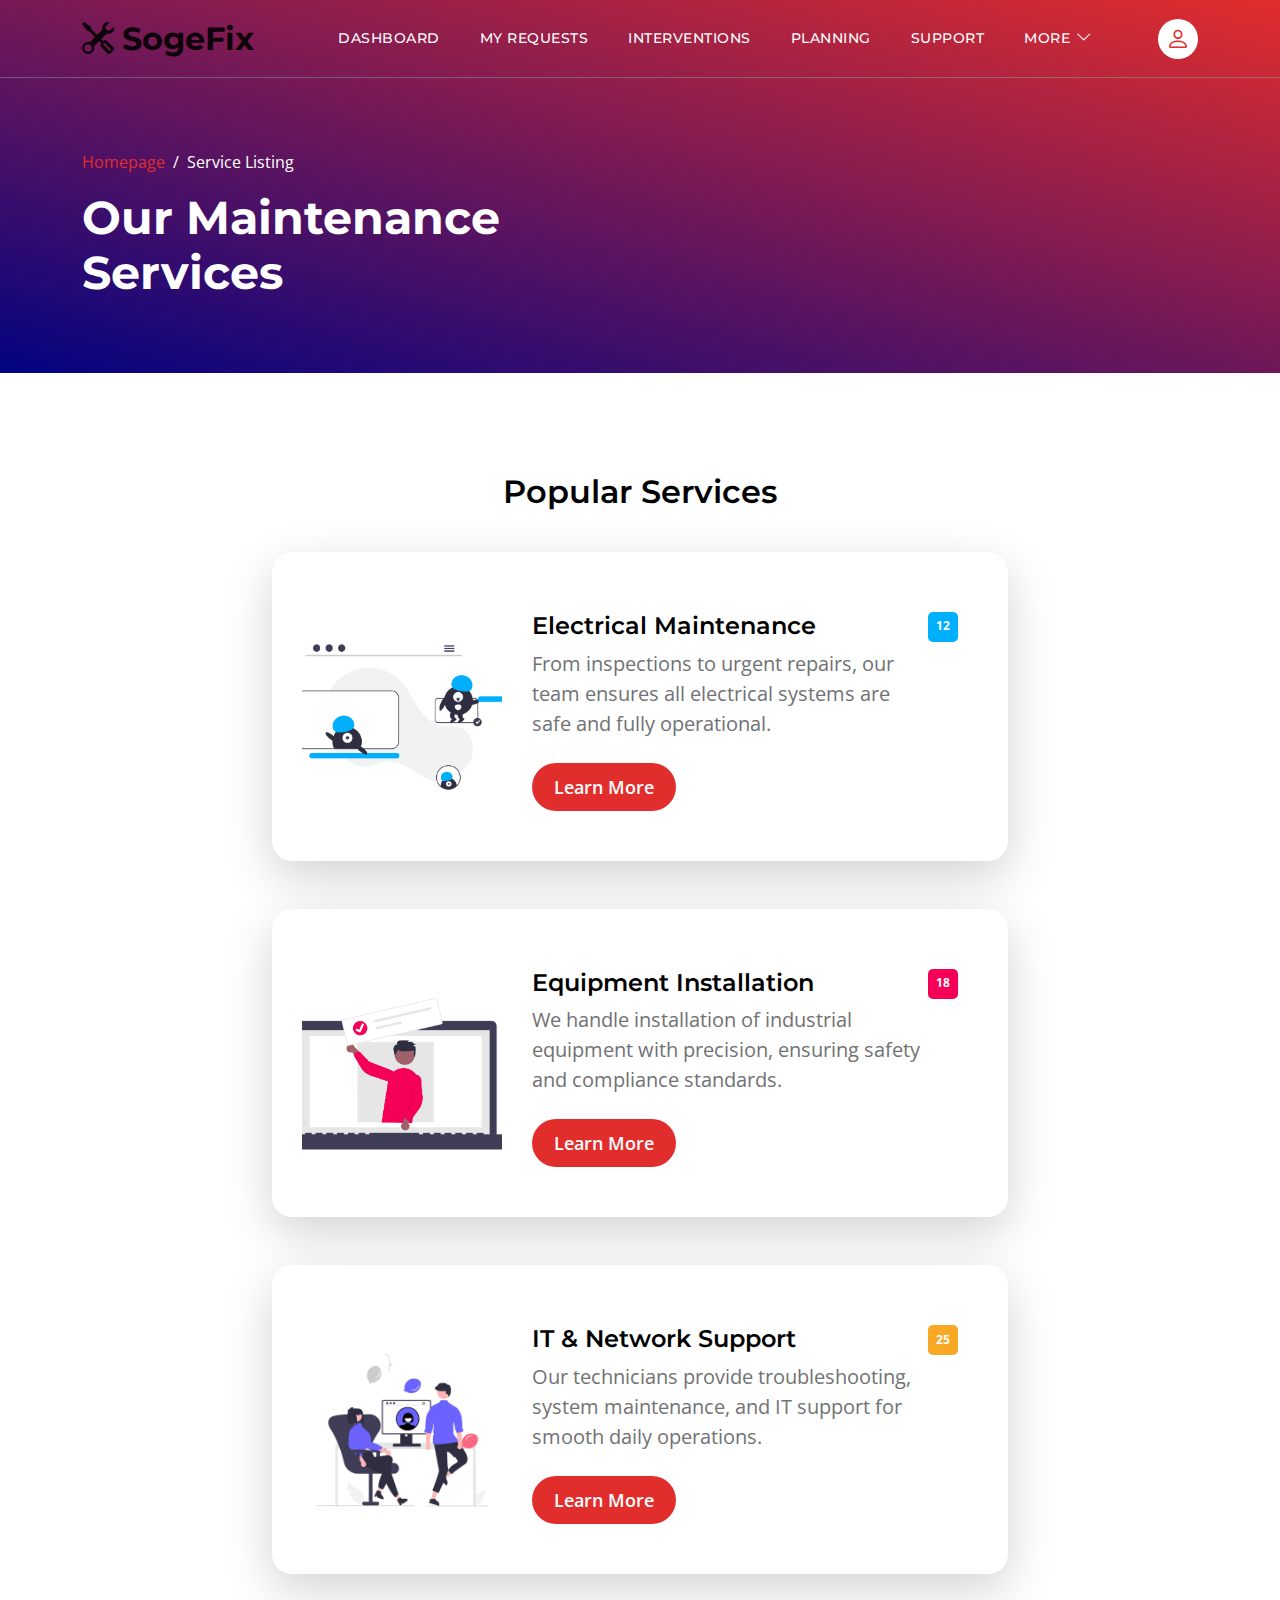
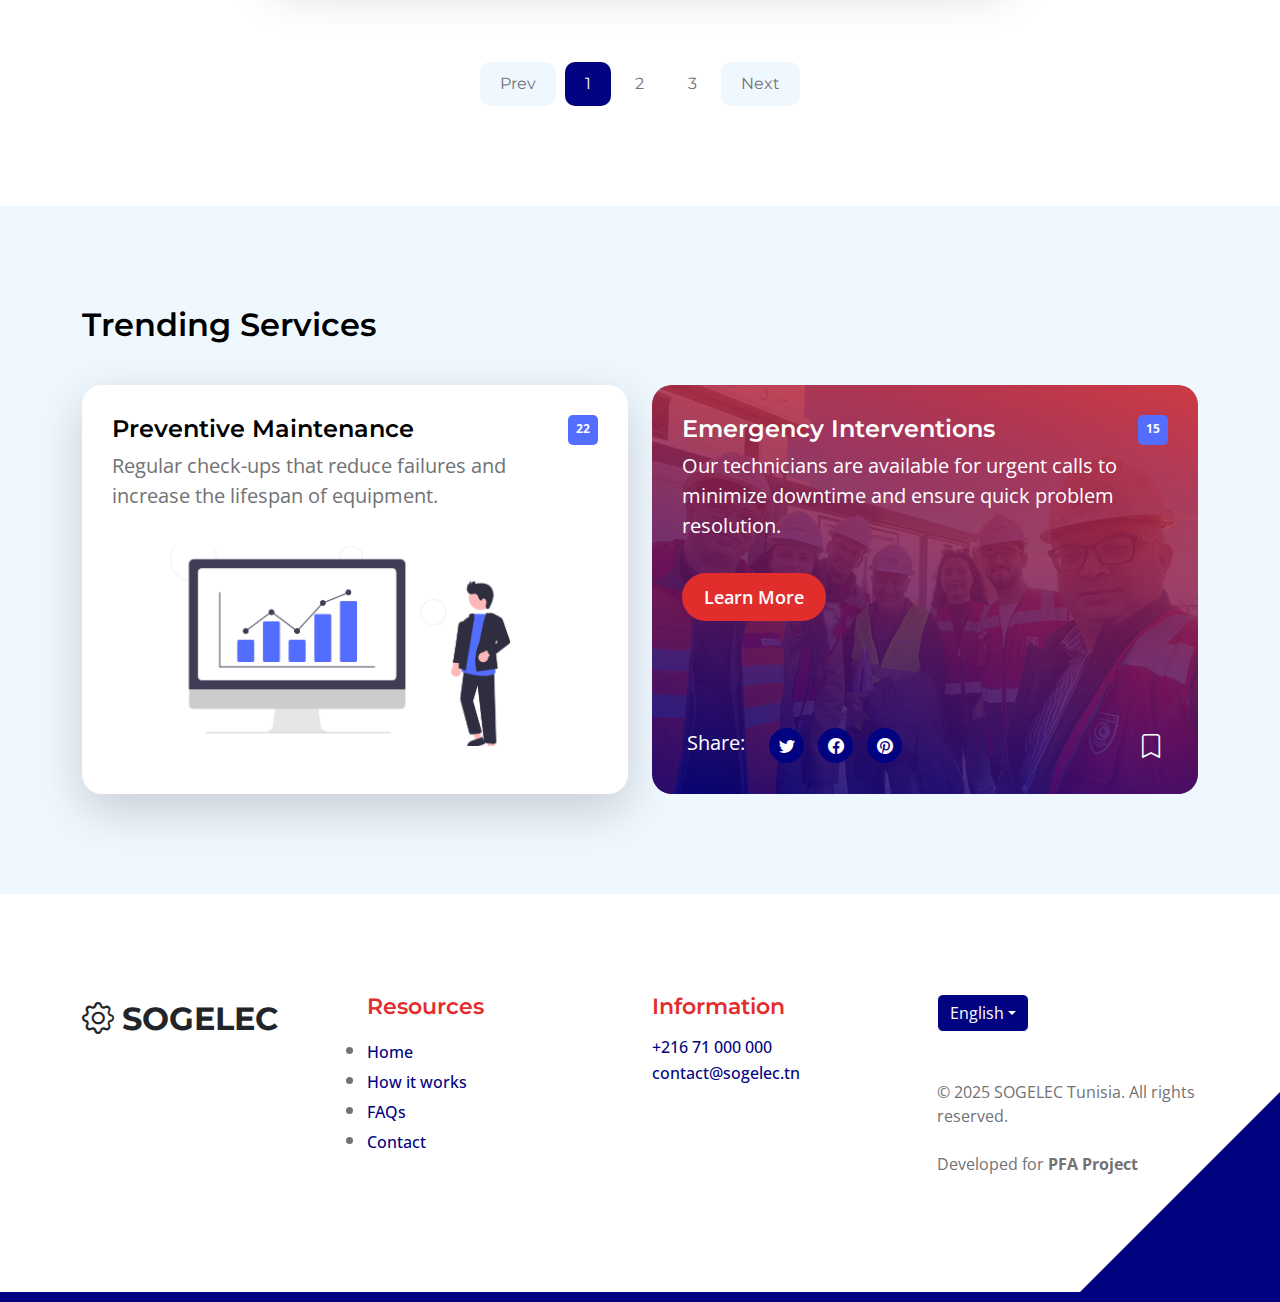
<file: topics-listing.html>
<!doctype html>
<html lang="en">

<head>
    <meta charset="utf-8">
    <meta name="viewport" content="width=device-width, initial-scale=1">

    <meta name="description" content="Service Listing - SOGELEC Platform">
    <meta name="author" content="SOGELEC Tunisia">

    <title>Service Listing - SogeFix</title>

    <!-- CSS FILES -->
    <link rel="preconnect" href="https://fonts.googleapis.com">
    <link rel="preconnect" href="https://fonts.gstatic.com" crossorigin>
    <link href="https://fonts.googleapis.com/css2?family=Montserrat:wght@500;600;700&family=Open+Sans&display=swap"
        rel="stylesheet">

    <link href="css/bootstrap.min.css" rel="stylesheet">
    <link href="css/bootstrap-icons.css" rel="stylesheet">
    <link href="css/style.css" rel="stylesheet">
</head>

<body class="topics-listing-page" id="top">

    <main>

        <!-- NAVBAR -->
        <nav class="navbar navbar-expand-lg">
            <div class="container">
                <a class="navbar-brand" href="index.html">
                    <i class="bi-tools"></i>
                    <span>SogeFix</span>
                </a>
                <div class="d-lg-none ms-auto me-4">
                    <a href="login.html" class="navbar-icon bi-person"></a>
                </div>
                <button class="navbar-toggler" type="button" data-bs-toggle="collapse" data-bs-target="#navbarNav"
                    aria-controls="navbarNav" aria-expanded="false" aria-label="Toggle navigation">
                    <span class="navbar-toggler-icon"></span>
                </button>
                <div class="collapse navbar-collapse" id="navbarNav">
                    <ul class="navbar-nav ms-lg-5 me-lg-auto">
                        <li class="nav-item"><a class="nav-link" href="user-dashboard.html">Dashboard</a></li>
                        <li class="nav-item"><a class="nav-link" href="tickets.html">My Requests</a></li>
                        <li class="nav-item"><a class="nav-link" href="interventions.html">Interventions</a></li>
                        <li class="nav-item"><a class="nav-link" href="planning.html">Planning</a></li>
                        <li class="nav-item"><a class="nav-link" href="contact.html">Support</a></li>
                        <li class="nav-item dropdown">
                            <a class="nav-link dropdown-toggle" href="#" id="navbarDropdown" role="button"
                                data-bs-toggle="dropdown" aria-expanded="false">More</a>
                            <ul class="dropdown-menu dropdown-menu-light" aria-labelledby="navbarDropdown">
                                <li><a class="dropdown-item" href="topics-listing.html">Service Listing</a></li>
                                <li><a class="dropdown-item" href="topics-detail.html">Service Detail</a></li>
                                <li><a class="dropdown-item" href="main.html">Get Started</a></li>
                                <li><a class="dropdown-item" href="login.html">Login</a></li>
                            </ul>
                        </li>
                    </ul>
                    <div class="d-none d-lg-block">
                        <a href="#top" class="navbar-icon bi-person smoothscroll"></a>
                    </div>
                </div>
            </div>
        </nav>


        <!-- HEADER -->
        <header class="site-header d-flex flex-column justify-content-center align-items-center">
            <div class="container">
                <div class="row align-items-center">
                    <div class="col-lg-5 col-12">
                        <nav aria-label="breadcrumb">
                            <ol class="breadcrumb">
                                <li class="breadcrumb-item"><a href="index.html">Homepage</a></li>
                                <li class="breadcrumb-item active" aria-current="page">Service Listing</li>
                            </ol>
                        </nav>
                        <h2 class="text-white">Our Maintenance Services</h2>
                    </div>
                </div>
            </div>
        </header>


        <!-- POPULAR SERVICES -->
        <section class="section-padding">
            <div class="container">
                <div class="row">

                    <div class="col-lg-12 col-12 text-center">
                        <h3 class="mb-4">Popular Services</h3>
                    </div>

                    <div class="col-lg-8 col-12 mt-3 mx-auto">
                        <!-- Service 1 -->
                        <div class="custom-block custom-block-topics-listing bg-white shadow-lg mb-5">
                            <div class="d-flex">
                                <img src="images/topics/undraw_Remote_design_team_re_urdx.png"
                                    class="custom-block-image img-fluid" alt="">
                                <div class="custom-block-topics-listing-info d-flex">
                                    <div>
                                        <h5 class="mb-2">Electrical Maintenance</h5>
                                        <p class="mb-0">From inspections to urgent repairs, our team ensures all
                                            electrical systems are safe and fully operational.</p>
                                        <a href="topics-detail.html" class="btn custom-btn mt-3 mt-lg-4">Learn More</a>
                                    </div>
                                    <span class="badge bg-design rounded-pill ms-auto">12</span>
                                </div>
                            </div>
                        </div>

                        <!-- Service 2 -->
                        <div class="custom-block custom-block-topics-listing bg-white shadow-lg mb-5">
                            <div class="d-flex">
                                <img src="images/topics/undraw_online_ad_re_ol62.png"
                                    class="custom-block-image img-fluid" alt="">
                                <div class="custom-block-topics-listing-info d-flex">
                                    <div>
                                        <h5 class="mb-2">Equipment Installation</h5>
                                        <p class="mb-0">We handle installation of industrial equipment with precision,
                                            ensuring safety and compliance standards.</p>
                                        <a href="topics-detail.html" class="btn custom-btn mt-3 mt-lg-4">Learn More</a>
                                    </div>
                                    <span class="badge bg-advertising rounded-pill ms-auto">18</span>
                                </div>
                            </div>
                        </div>

                        <!-- Service 3 -->
                        <div class="custom-block custom-block-topics-listing bg-white shadow-lg mb-5">
                            <div class="d-flex">
                                <img src="images/topics/it.png" class="custom-block-image img-fluid" alt="">
                                <div class="custom-block-topics-listing-info d-flex">
                                    <div>
                                        <h5 class="mb-2">IT & Network Support</h5>
                                        <p class="mb-0">Our technicians provide troubleshooting, system maintenance, and
                                            IT support for smooth daily operations.</p>
                                        <a href="topics-detail.html" class="btn custom-btn mt-3 mt-lg-4">Learn More</a>
                                    </div>
                                    <span class="badge bg-music rounded-pill ms-auto">25</span>
                                </div>
                            </div>
                        </div>
                    </div>

                    <!-- Pagination -->
                    <div class="col-lg-12 col-12">
                        <nav aria-label="Page navigation example">
                            <ul class="pagination justify-content-center mb-0">
                                <li class="page-item"><a class="page-link" href="#" aria-label="Previous"><span
                                            aria-hidden="true">Prev</span></a></li>
                                <li class="page-item active" aria-current="page"><a class="page-link" href="#">1</a>
                                </li>
                                <li class="page-item"><a class="page-link" href="#">2</a></li>
                                <li class="page-item"><a class="page-link" href="#">3</a></li>
                                <li class="page-item"><a class="page-link" href="#" aria-label="Next"><span
                                            aria-hidden="true">Next</span></a></li>
                            </ul>
                        </nav>
                    </div>

                </div>
            </div>
        </section>


        <!-- TRENDING SERVICES -->
        <section class="section-padding section-bg">
            <div class="container">
                <div class="row">

                    <div class="col-lg-12 col-12">
                        <h3 class="mb-4">Trending Services</h3>
                    </div>

                    <!-- Service 4 -->
                    <div class="col-lg-6 col-md-6 col-12 mt-3 mb-4 mb-lg-0">
                        <div class="custom-block bg-white shadow-lg">
                            <a href="topics-detail.html">
                                <div class="d-flex">
                                    <div>
                                        <h5 class="mb-2">Preventive Maintenance</h5>
                                        <p class="mb-0">Regular check-ups that reduce failures and increase the lifespan
                                            of equipment.</p>
                                    </div>
                                    <span class="badge bg-finance rounded-pill ms-auto">22</span>
                                </div>
                                <img src="images/topics/undraw_Finance_re_gnv2.png" class="custom-block-image img-fluid"
                                    alt="">
                            </a>
                        </div>
                    </div>

                    <!-- Service 5 -->
                    <div class="col-lg-6 col-md-6 col-12 mt-lg-3">
                        <div class="custom-block custom-block-overlay">
                            <div class="d-flex flex-column h-100">
                                <img src="images/techTeam.png" class="custom-block-image img-fluid" alt="">
                                <div class="custom-block-overlay-text d-flex">
                                    <div>
                                        <h5 class="text-white mb-2">Emergency Interventions</h5>
                                        <p class="text-white">Our technicians are available for urgent calls to minimize
                                            downtime and ensure quick problem resolution.</p>
                                        <a href="topics-detail.html" class="btn custom-btn mt-2 mt-lg-3">Learn More</a>
                                    </div>
                                    <span class="badge bg-finance rounded-pill ms-auto">15</span>
                                </div>
                                <div class="social-share d-flex">
                                    <p class="text-white me-4">Share:</p>
                                    <ul class="social-icon">
                                        <li class="social-icon-item"><a href="#"
                                                class="social-icon-link bi-twitter"></a></li>
                                        <li class="social-icon-item"><a href="#"
                                                class="social-icon-link bi-facebook"></a></li>
                                        <li class="social-icon-item"><a href="#"
                                                class="social-icon-link bi-pinterest"></a></li>
                                    </ul>
                                    <a href="#" class="custom-icon bi-bookmark ms-auto"></a>
                                </div>
                                <div class="section-overlay"></div>
                            </div>
                        </div>
                    </div>

                </div>
            </div>
        </section>
    </main>

    <!-- FOOTER -->
    <footer class="site-footer section-padding">
        <div class="container">
            <div class="row">

                <div class="col-lg-3 col-12 mb-4 pb-2">
                    <a class="navbar-brand mb-2" href="index.html">
                        <i class="bi-gear"></i>
                        <span>SOGELEC</span>
                    </a>
                </div>

                <div class="col-lg-3 col-md-4 col-6">
                    <h6 class="site-footer-title mb-3">Resources</h6>
                    <ul class="site-footer-links">
                        <li><a href="index.html#section_1" class="site-footer-link">Home</a></li>
                        <li><a href="index.html#section_3" class="site-footer-link">How it works</a></li>
                        <li><a href="index.html#section_4" class="site-footer-link">FAQs</a></li>
                        <li><a href="index.html#section_5" class="site-footer-link">Contact</a></li>
                    </ul>
                </div>

                <div class="col-lg-3 col-md-4 col-6 mb-4 mb-lg-0">
                    <h6 class="site-footer-title mb-3">Information</h6>
                    <p class="text-white d-flex mb-1">
                        <a href="tel:+21671000000" class="site-footer-link">+216 71 000 000</a>
                    </p>
                    <p class="text-white d-flex">
                        <a href="mailto:contact@sogelec.tn" class="site-footer-link">contact@sogelec.tn</a>
                    </p>
                </div>

                <div class="col-lg-3 col-md-4 col-12 mt-4 mt-lg-0 ms-auto">
                    <div class="dropdown">
                        <button class="btn btn-secondary dropdown-toggle" type="button" data-bs-toggle="dropdown"
                            aria-expanded="false">English</button>
                        <ul class="dropdown-menu">
                            <li><button class="dropdown-item" type="button">French</button></li>
                            <li><button class="dropdown-item" type="button">Arabic</button></li>
                        </ul>
                    </div>
                    <p class="copyright-text mt-lg-5 mt-4">
                        © 2025 SOGELEC Tunisia. All rights reserved.
                        <br><br>Developed for <strong>PFA Project</strong>
                    </p>
                </div>

            </div>
        </div>
    </footer>

    <!-- JAVASCRIPT FILES -->
    <script src="js/jquery.min.js"></script>
    <script src="js/bootstrap.bundle.min.js"></script>
    <script src="js/jquery.sticky.js"></script>
    <script src="js/custom.js"></script>

</body>

</html>
</file>
<file: css/templatemo-topic-listing.css>
/*---------------------------------------
  CUSTOM PROPERTIES ( VARIABLES )             
-----------------------------------------*/
:root {
  --white-color: #ffffff;
  --primary-color: #e22d2d;
  --secondary-color: #020381;
  --section-bg-color: #f0f8ff;
  --custom-btn-bg-color: #e22d2d;
  --custom-btn-bg-hover-color: #020381;
  --dark-color: #000000;
  --p-color: #717275;
  --border-color: #7fffd4;
  --link-hover-color: #020381;

  --body-font-family: 'Open Sans', sans-serif;
  --title-font-family: 'Montserrat', sans-serif;

  --h1-font-size: 58px;
  --h2-font-size: 46px;
  --h3-font-size: 32px;
  --h4-font-size: 28px;
  --h5-font-size: 24px;
  --h6-font-size: 22px;
  --p-font-size: 20px;
  --menu-font-size: 14px;
  --btn-font-size: 18px;
  --copyright-font-size: 16px;

  --border-radius-large: 100px;
  --border-radius-medium: 20px;
  --border-radius-small: 10px;

  --font-weight-normal: 400;
  --font-weight-medium: 500;
  --font-weight-semibold: 600;
  --font-weight-bold: 700;
}

body {
  background-color: var(--white-color);
  font-family: var(--body-font-family);
}


/*---------------------------------------
  TYPOGRAPHY               
-----------------------------------------*/

h2,
h3,
h4,
h5,
h6 {
  color: var(--dark-color);
}

h1,
h2,
h3,
h4,
h5,
h6 {
  font-family: var(--title-font-family);
  font-weight: var(--font-weight-semibold);
}

h1 {
  font-size: var(--h1-font-size);
  font-weight: var(--font-weight-bold);
}

h2 {
  font-size: var(--h2-font-size);
  font-weight: var(--font-weight-bold);
}

h3 {
  font-size: var(--h3-font-size);
}

h4 {
  font-size: var(--h4-font-size);
}

h5 {
  font-size: var(--h5-font-size);
}

h6 {
  color: var(--primary-color);
  font-size: var(--h6-font-size);
}

p {
  color: var(--p-color);
  font-size: var(--p-font-size);
  font-weight: var(--font-weight-normal);
}

ul li {
  color: var(--p-color);
  font-size: var(--p-font-size);
  font-weight: var(--font-weight-normal);
}

a,
button {
  touch-action: manipulation;
  transition: all 0.3s;
}

a {
  display: inline-block;
  color: var(--primary-color);
  text-decoration: none;
}

a:hover {
  color: var(--link-hover-color);
}

b,
strong {
  font-weight: var(--font-weight-bold);
}


/*---------------------------------------
  SECTION               
-----------------------------------------*/
.section-padding {
  padding-top: 100px;
  padding-bottom: 100px;
}

.section-bg {
  background-color: var(--section-bg-color);
}

.section-overlay {
  background-image: linear-gradient(15deg, #020381 0%, #e22d2d 100%);
  position: absolute;
  top: 0;
  left: 0;
  pointer-events: none;
  width: 100%;
  height: 100%;
  opacity: 0.85;
}

.section-overlay+.container {
  position: relative;
}

.tab-content {
  background-color: var(--white-color);
  border-radius: var(--border-radius-medium);
}

.nav-tabs {
  border-bottom: 1px solid #ecf3f2;
  margin-bottom: 40px;
  justify-content: center;
}

.nav-tabs .nav-link {
  border-radius: 0;
  border-top: 0;
  border-right: 0;
  border-left: 0;
  color: var(--p-color);
  font-family: var(--title-font-family);
  font-size: var(--btn-font-size);
  font-weight: var(--font-weight-medium);
  padding: 15px 25px;
  transition: all 0.3s;
}

.nav-tabs .nav-link:first-child {
  margin-right: 20px;
}

.nav-tabs .nav-item.show .nav-link,
.nav-tabs .nav-link.active,
.nav-tabs .nav-link:focus,
.nav-tabs .nav-link:hover {
  border-bottom-color: var(--primary-color);
  color: var(--primary-color);
}


/*---------------------------------------
  CUSTOM ICON COLOR               
-----------------------------------------*/
.custom-icon {
  color: var(--secondary-color);
}


/*---------------------------------------
  CUSTOM BUTTON               
-----------------------------------------*/
.custom-btn {
  background: var(--custom-btn-bg-color);
  border: 2px solid transparent;
  border-radius: var(--border-radius-large);
  color: var(--white-color);
  font-size: var(--btn-font-size);
  font-weight: var(--font-weight-semibold);
  line-height: normal;
  transition: all 0.3s;
  padding: 10px 20px;
}

.custom-btn:hover {
  background: var(--custom-btn-bg-hover-color);
  color: var(--white-color);
}

.custom-border-btn {
  background: transparent;
  border: 2px solid var(--custom-btn-bg-color);
  color: var(--custom-btn-bg-color);
}

.custom-border-btn:hover {
  background: var(--custom-btn-bg-color);
  border-color: transparent;
  color: var(--white-color);
}

.custom-btn-bg-white {
  border-color: var(--white-color);
  color: var(--white-color);
}


/*---------------------------------------
  SITE HEADER              
-----------------------------------------*/
.site-header {
  background-image: linear-gradient(15deg, #020381 0%, #e22d2d 100%);
  padding-top: 150px;
  padding-bottom: 80px;
}

.site-header .container {
  height: 100%;
}

.breadcrumb-item+.breadcrumb-item::before,
.breadcrumb-item a:hover,
.breadcrumb-item.active {
  color: var(--white-color);
}

.site-header .custom-icon {
  color: var(--white-color);
  font-size: var(--h4-font-size);
}

.site-header .custom-icon:hover {
  color: var(--secondary-color);
}


/*---------------------------------------
  NAVIGATION              
-----------------------------------------*/
.sticky-wrapper {
  position: absolute;
  top: 0;
  right: 0;
  left: 0;
}

.sticky-wrapper.is-sticky .navbar {
  background-color: var(--secondary-color);
}

.navbar {
  background: transparent;
  border-bottom: 1px solid rgba(128, 208, 199, 0.35);
  z-index: 9;
}

.navbar-brand,
.navbar-brand:hover {
  font-size: var(--h3-font-size);
  font-weight: var(--font-weight-bold);
  display: block;
}

.navbar-brand span {
  font-family: var(--title-font-family);
}

.navbar-expand-lg .navbar-nav .nav-link {
  border-radius: var(--border-radius-large);
  margin: 10px;
  padding: 10px;
}

.navbar-nav .nav-link {
  display: inline-block;
  color: var(--white-color);
  font-family: var(--title-font-family);
  font-size: var(--menu-font-size);
  font-weight: var(--font-weight-medium);
  text-transform: uppercase;
  letter-spacing: 0.5px;
  position: relative;
  padding-top: 15px;
  padding-bottom: 15px;
}

.navbar-nav .nav-link.active,
.navbar-nav .nav-link:hover {
  color: var(--primary-color);
}

.navbar .dropdown-menu {
  background: var(--white-color);
  box-shadow: 0 1rem 3rem rgba(0, 0, 0, .175);
  border: 0;
  display: inherit;
  opacity: 0;
  min-width: 9rem;
  margin-top: 20px;
  padding: 13px 0 10px 0;
  transition: all 0.3s;
  pointer-events: none;
}

.navbar .dropdown-menu::before {
  content: "";
  width: 0;
  height: 0;
  border-left: 20px solid transparent;
  border-right: 20px solid transparent;
  border-bottom: 15px solid var(--white-color);
  position: absolute;
  top: -10px;
  left: 10px;
}

.navbar .dropdown-item {
  display: inline-block;
  color: var(--p-bg-color);
  font-family: var(--title-font-family);
  font-size: var(--menu-font-size);
  font-weight: var(--font-weight-medium);
  text-transform: uppercase;
  letter-spacing: 0.5px;
  position: relative;
}

.navbar .dropdown-item.active,
.navbar .dropdown-item:active,
.navbar .dropdown-item:focus,
.navbar .dropdown-item:hover {
  background: transparent;
  color: var(--primary-color);
}

.navbar .dropdown-toggle::after {
  content: "\f282";
  display: inline-block;
  font-family: bootstrap-icons !important;
  font-size: var(--copyright-font-size);
  font-style: normal;
  font-weight: normal !important;
  font-variant: normal;
  text-transform: none;
  line-height: 1;
  vertical-align: -.125em;
  -webkit-font-smoothing: antialiased;
  -moz-osx-font-smoothing: grayscale;
  position: relative;
  left: 2px;
  border: 0;
}

@media screen and (min-width: 992px) {
  .navbar .dropdown:hover .dropdown-menu {
    opacity: 1;
    margin-top: 0;
    pointer-events: auto;
  }
}

.navbar-icon {
  background: var(--white-color);
  border-radius: var(--border-radius-large);
  display: inline-block;
  font-size: var(--h5-font-size);
  width: 40px;
  height: 40px;
  line-height: 40px;
  text-align: center;
  transition: all 0.3s ease;
}

.navbar-icon:hover {
  background: var(--primary-color);
  color: var(--white-color);
}

.navbar-toggler {
  border: 0;
  padding: 0;
  cursor: pointer;
  margin: 0;
  width: 30px;
  height: 35px;
  outline: none;
}

.navbar-toggler:focus {
  outline: none;
  box-shadow: none;
}

.navbar-toggler[aria-expanded="true"] .navbar-toggler-icon {
  background: transparent;
}

.navbar-toggler[aria-expanded="true"] .navbar-toggler-icon:before,
.navbar-toggler[aria-expanded="true"] .navbar-toggler-icon:after {
  transition: top 300ms 50ms ease, -webkit-transform 300ms 350ms ease;
  transition: top 300ms 50ms ease, transform 300ms 350ms ease;
  transition: top 300ms 50ms ease, transform 300ms 350ms ease, -webkit-transform 300ms 350ms ease;
  top: 0;
}

.navbar-toggler[aria-expanded="true"] .navbar-toggler-icon:before {
  transform: rotate(45deg);
}

.navbar-toggler[aria-expanded="true"] .navbar-toggler-icon:after {
  transform: rotate(-45deg);
}

.navbar-toggler .navbar-toggler-icon {
  background: var(--white-color);
  transition: background 10ms 300ms ease;
  display: block;
  width: 30px;
  height: 2px;
  position: relative;
}

.navbar-toggler .navbar-toggler-icon:before,
.navbar-toggler .navbar-toggler-icon:after {
  transition: top 300ms 350ms ease, -webkit-transform 300ms 50ms ease;
  transition: top 300ms 350ms ease, transform 300ms 50ms ease;
  transition: top 300ms 350ms ease, transform 300ms 50ms ease, -webkit-transform 300ms 50ms ease;
  position: absolute;
  right: 0;
  left: 0;
  background: var(--white-color);
  width: 30px;
  height: 2px;
  content: '';
}

.navbar-toggler .navbar-toggler-icon::before {
  top: -8px;
}

.navbar-toggler .navbar-toggler-icon::after {
  top: 8px;
}


/*---------------------------------------
  HERO        
-----------------------------------------*/
.hero-section {
  background-image: linear-gradient(15deg, #020381 0%, #e22d2d 100%);
  position: relative;
  overflow: hidden;
  padding-top: 150px;
  padding-bottom: 150px;
}

.hero-section .input-group {
  background-color: var(--white-color);
  border-radius: var(--border-radius-large);
  padding: 10px 15px;
}

.hero-section .input-group-text {
  background-color: transparent;
  border: 0;
}

.hero-section input[type="search"] {
  border: 0;
  box-shadow: none;
  margin-bottom: 0;
  padding-left: 0;
}

.hero-section button[type="submit"] {
  background-color: var(--primary-color);
  border: 0;
  border-radius: var(--border-radius-large) !important;
  color: var(--white-color);
  max-width: 150px;
}


/*---------------------------------------
  TOPICS              
-----------------------------------------*/
.featured-section {
  background-color: var(--secondary-color);
  border-radius: 0 0 100px 100px;
  padding-bottom: 100px;
}

.featured-section .row {
  position: relative;
  bottom: 100px;
  margin-bottom: -100px;
}

.custom-block {
  border-radius: var(--border-radius-medium);
  position: relative;
  overflow: hidden;
  padding: 30px;
  transition: all 0.3s ease;
  height: 100%;
}

.custom-block:hover {
  background-color: var(--secondary-color);
  transform: translateY(-3px);
}

.custom-block>a {
  width: 100%;
}

.custom-block-image {
  display: block;
  width: 100%;
  height: 200px;
  object-fit: cover;
  margin-top: 35px;
}

.custom-block .rounded-pill {
  border-radius: 5px !important;
  display: flex;
  justify-content: center;
  text-align: center;
  width: 30px;
  height: 30px;
  line-height: 20px;
}

.custom-block-overlay {
  height: 100%;
  min-height: 350px;
  padding: 0;
}

.custom-block-overlay>a {
  height: 100%;
}

.custom-block-overlay .custom-block-image {
  border-radius: var(--border-radius-medium);
  display: block;
  height: 100%;
  margin-top: 0;
}

.custom-block-overlay-text {
  position: absolute;
  z-index: 2;
  top: 0;
  right: 0;
  left: 0;
  padding: 30px;
}

.social-share {
  position: absolute;
  bottom: 0;
  right: 0;
  left: 0;
  z-index: 2;
  padding: 20px 35px;
}

.social-share .bi-bookmark {
  color: var(--white-color);
  font-size: var(--h5-font-size);
}

.social-share .bi-bookmark:hover {
  color: var(--secondary-color);
}

.bg-design {
  background-color: #00B0FF;
}

.bg-graphic {
  background-color: #00BFA6;
}

.bg-advertising {
  background-color: #F50057;
}

.bg-finance {
  background-color: #536DFE;
}

.bg-music {
  background-color: #F9A826;
}

.bg-education {
  background-color: #00BFA6;
}


/*---------------------------------------
  TOPICS               
-----------------------------------------*/
.topics-detail-block {
  border-radius: var(--border-radius-medium);
  position: relative;
  overflow: hidden;
}

.topics-detail-block-image {
  display: block;
  border-radius: var(--border-radius-medium);
}

blockquote {
  background-color: var(--section-bg-color);
  border-radius: var(--border-radius-small);
  font-family: var(--title-font-family);
  font-size: var(--h4-font-size);
  font-weight: var(--font-weight-bold);
  display: inline-block;
  text-align: center;
  margin: 30px;
  padding: 40px;
}

.topics-listing-page .site-header {
  padding-bottom: 65px;
}

.custom-block-topics-listing-info {
  margin: 30px 20px 20px 30px;
}

.custom-block-topics-listing {
  height: inherit;
}

.custom-block-topics-listing .custom-block-image {
  width: 200px;
}


/*---------------------------------------
  PAGINATION              
-----------------------------------------*/
.pagination {
  margin-top: 40px;
}

.page-link {
  border: 0;
  border-radius: var(--border-radius-small);
  color: var(--p-color);
  font-family: var(--title-font-family);
  margin: 0 5px;
  padding: 10px 20px;
}

.page-link:hover,
.page-item:first-child .page-link:hover,
.page-item:last-child .page-link:hover {
  background-color: var(--secondary-color);
  color: var(--white-color);
}

.page-item:first-child .page-link {
  margin-right: 10px;
}

.page-item:first-child .page-link,
.page-item:last-child .page-link {
  background-color: var(--section-bg-color);
  border-radius: var(--border-radius-small);
}

.active>.page-link,
.page-link.active {
  background-color: var(--secondary-color);
  border-color: var(--secondary-color);
}


/*---------------------------------------
  TIMELINE              
-----------------------------------------*/
.timeline-section {
  background-image: url('../images/colleagues-working-cozy-office-medium-shot.jpg');
  background-repeat: no-repeat;
  background-position: center;
  background-size: cover;
  position: relative;
}

.timeline-container .vertical-scrollable-timeline {
  list-style-type: none;
  position: relative;
  padding-left: 0;
}

.timeline-container .vertical-scrollable-timeline .list-progress {
  width: 8px;
  height: 87%;
  background-color: var(--primary-color);
  position: absolute;
  left: 52px;
  top: 0;
  overflow: hidden;
}

.timeline-container .vertical-scrollable-timeline .list-progress .inner {
  position: absolute;
  right: 0;
  bottom: 0;
  height: 100%;
  background-color: var(--secondary-color);
  width: 100%;
}

.timeline-container .vertical-scrollable-timeline li {
  position: relative;
  padding: 20px 0px 65px 145px;
}

.timeline-container .vertical-scrollable-timeline li:last-child {
  padding-bottom: 0;
}

.timeline-container .vertical-scrollable-timeline li p {
  line-height: 40px;
}

.timeline-container .vertical-scrollable-timeline li p:last-child {
  margin-bottom: 0;
}

.timeline-container .vertical-scrollable-timeline li .icon-holder {
  position: absolute;
  left: 0;
  top: 0;
  width: 104px;
  height: 104px;
  display: flex;
  justify-content: center;
  align-items: center;
  background-color: var(--secondary-color);
  border-radius: 50%;
  z-index: 1;
  transition: 0.4s all;
}

.timeline-container .vertical-scrollable-timeline li .icon-holder::before {
  content: "";
  width: 80px;
  height: 80px;
  border: 4px solid #fff;
  position: absolute;
  background-color: var(--secondary-color);
  border-radius: 50%;
  z-index: -1;
  transition: 0.4s all;
}

.timeline-container .vertical-scrollable-timeline li .icon-holder i {
  font-size: 25px;
  color: var(--white-color);
}

.timeline-container .vertical-scrollable-timeline li::before {
  content: "";
  position: absolute;
  height: 100%;
  width: 8px;
  background-color: transparent;
  left: 52px;
  z-index: 0;
}

.timeline-container .vertical-scrollable-timeline li.active .icon-holder {
  background-color: var(--primary-color);
}

.timeline-container .vertical-scrollable-timeline li.active .icon-holder::before {
  background-color: var(--primary-color);
}


/*---------------------------------------
  FAQs              
-----------------------------------------*/
.faq-section .accordion-item {
  border: 0;
}

.faq-section .accordion-button {
  font-size: var(--h6-font-size);
  font-weight: var(--font-weight-semibold);
}

.faq-section .accordion-item:first-of-type .accordion-button {
  border-radius: var(--border-radius-large);
}

.faq-section .accordion-button:not(.collapsed) {
  border-radius: var(--border-radius-large);
  box-shadow: none;
  color: var(--primary-color);
}

.faq-section .accordion-body {
  color: var(--p-color);
  font-size: var(--btn-font-size);
  line-height: 40px;
}

/*---------------------------------------
  NEWSLETTER               
-----------------------------------------*/
.newsletter-image {
  border-radius: var(--border-radius-medium);
}


/*---------------------------------------
  CONTACT               
-----------------------------------------*/
.google-map {
  border-radius: var(--border-radius-medium);
}

.contact-form .form-floating>textarea {
  border-radius: var(--border-radius-medium);
  height: 150px;
}


/*---------------------------------------
  SUBSCRIBE FORM               
-----------------------------------------*/
.subscribe-form-wrap {
  padding: 50px;
}

.subscribe-form {
  width: 95%;
}


/*---------------------------------------
  CUSTOM FORM               
-----------------------------------------*/
.custom-form .form-control {
  border-radius: var(--border-radius-large);
  color: var(--p-color);
  margin-bottom: 24px;
  padding-top: 13px;
  padding-bottom: 13px;
  padding-left: 20px;
  outline: none;
}

.form-floating>label {
  padding-left: 20px;
}

.custom-form button[type="submit"] {
  background: var(--custom-btn-bg-color);
  border: none;
  border-radius: var(--border-radius-large);
  color: var(--white-color);
  font-family: var(--title-font-family);
  font-size: var(--p-font-size);
  font-weight: var(--font-weight-semibold);
  transition: all 0.3s;
  margin-bottom: 0;
}

.custom-form button[type="submit"]:hover,
.custom-form button[type="submit"]:focus {
  background: var(--custom-btn-bg-hover-color);
  border-color: transparent;
}


/*---------------------------------------
  SITE FOOTER              
-----------------------------------------*/
.site-footer {
  border-bottom: 10px solid var(--secondary-color);
  position: relative;
}

.site-footer::after {
  content: "";
  position: absolute;
  bottom: 0;
  right: 0;
  width: 0;
  height: 0;
  border-style: solid;
  border-width: 0 0 200px 200px;
  border-color: transparent transparent var(--secondary-color) transparent;
  pointer-events: none;
}

.site-footer-title {
  color: var(--primary-color);
}

.site-footer .dropdown-menu {
  padding: 0;
}

.site-footer .dropdown-item {
  color: var(--p-color);
  font-size: var(--menu-font-size);
  font-weight: var(--font-weight-medium);
  padding: 4px 18px;
}

.site-footer .dropdown-item:hover {
  background-color: transparent;
  color: var(--primary-color);
}

.site-footer .dropdown-menu li:first-child .dropdown-item {
  padding-top: 10px;
}

.site-footer .dropdown-menu li:last-child .dropdown-item {
  padding-bottom: 12px;
}

.site-footer .dropdown-toggle {
  background-color: var(--secondary-color);
  border-color: var(--white-color);
}

.site-footer .dropdown-toggle:hover {
  background-color: var(--primary-color);
  border-color: transparent;
}

.site-footer-links {
  padding-left: 0;
}

.site-footer-link-item {
  display: block;
  list-style: none;
  line-height: normal;
}

.site-footer-link {
  color: var(--secondary-color);
  font-size: var(--copyright-font-size);
  font-weight: var(--font-weight-medium);
  line-height: normal;
}

.copyright-text {
  font-size: var(--copyright-font-size);
}


/*---------------------------------------
  SOCIAL ICON               
-----------------------------------------*/
.social-icon {
  margin: 0;
  padding: 0;
}

.social-icon-item {
  list-style: none;
  display: inline-block;
  vertical-align: top;
}

.social-icon-link {
  background: var(--secondary-color);
  border-radius: var(--border-radius-large);
  color: var(--white-color);
  font-size: var(--copyright-font-size);
  display: block;
  margin-right: 10px;
  text-align: center;
  width: 35px;
  height: 35px;
  line-height: 36px;
  transition: background 0.2s, color 0.2s;
}

.social-icon-link:hover {
  background: var(--primary-color);
  color: var(--white-color);
}


/*---------------------------------------
  RESPONSIVE STYLES               
-----------------------------------------*/
@media screen and (max-width: 991px) {
  h1 {
    font-size: 48px;
  }

  h2 {
    font-size: 36px;
  }

  h3 {
    font-size: 32px;
  }

  h4 {
    font-size: 28px;
  }

  h5 {
    font-size: 20px;
  }

  h6 {
    font-size: 18px;
  }

  .section-padding {
    padding-top: 50px;
    padding-bottom: 50px;
  }

  .navbar {
    background-color: var(--secondary-color);
  }

  .navbar-nav .dropdown-menu {
    position: relative;
    left: 10px;
    opacity: 1;
    pointer-events: auto;
    max-width: 155px;
    margin-top: 10px;
    margin-bottom: 15px;
  }

  .navbar-expand-lg .navbar-nav {
    padding-bottom: 20px;
  }

  .navbar-expand-lg .navbar-nav .nav-link {
    padding: 0;
  }

  .nav-tabs .nav-link:first-child {
    margin-right: 5px;
  }

  .nav-tabs .nav-link {
    font-size: var(--copyright-font-size);
    padding: 10px;
  }

  .featured-section {
    border-radius: 0 0 80px 80px;
    padding-bottom: 50px;
  }

  .custom-block-topics-listing .custom-block-image {
    width: auto;
  }

  .custom-block-topics-listing>.d-flex,
  .custom-block-topics-listing-info,
  .custom-block-topics-listing a {
    flex-direction: column;
  }

  .timeline-container .vertical-scrollable-timeline .list-progress {
    height: 75%;
  }

  .timeline-container .vertical-scrollable-timeline li {
    padding-left: 135px;
  }

  .subscribe-form-wrap {
    padding-top: 30px;
    padding-bottom: 0;
  }
}

@media screen and (max-width: 480px) {
  h1 {
    font-size: 36px;
  }

  h2 {
    font-size: 28px;
  }

  h3 {
    font-size: 26px;
  }

  h4 {
    font-size: 22px;
  }

  h5 {
    font-size: 20px;
  }
}
</file>
<file: css/style.css>
/* Copied from templatemo-topic-listing.css */
/*---------------------------------------
  CUSTOM PROPERTIES ( VARIABLES )             
-----------------------------------------*/
:root {
    --white-color: #ffffff;
    --primary-color: #e22d2d;
    --secondary-color: #020381;
    --section-bg-color: #f0f8ff;
    --custom-btn-bg-color: #e22d2d;
    --custom-btn-bg-hover-color: #020381;
    --dark-color: #000000;
    --p-color: #717275;
    --border-color: #7fffd4;
    --link-hover-color: #020381;

    --body-font-family: 'Open Sans', sans-serif;
    --title-font-family: 'Montserrat', sans-serif;

    --h1-font-size: 58px;
    --h2-font-size: 46px;
    --h3-font-size: 32px;
    --h4-font-size: 28px;
    --h5-font-size: 24px;
    --h6-font-size: 22px;
    --p-font-size: 20px;
    --menu-font-size: 14px;
    --btn-font-size: 18px;
    font-family: ;
    --copyright-font-size: 16px;

    --border-radius-large: 100px;
    --border-radius-medium: 20px;
    --border-radius-small: 10px;

    --font-weight-normal: 400;
    --font-weight-medium: 500;
    --font-weight-semibold: 600;
    --font-weight-bold: 700;
}

body {
    background-color: var(--white-color);
    font-family: var(--body-font-family);
}


/*---------------------------------------
  TYPOGRAPHY               
-----------------------------------------*/

h2,
h3,
h4,
h5,
h6 {
    color: var(--dark-color);
}

h1,
h2,
h3,
h4,
h5,
h6 {
    font-family: var(--title-font-family);
    font-weight: var(--font-weight-semibold);
}

h1 {
    font-size: var(--h1-font-size);
    font-weight: var(--font-weight-bold);
}

h2 {
    font-size: var(--h2-font-size);
    font-weight: var(--font-weight-bold);
}

h3 {
    font-size: var(--h3-font-size);
}

h4 {
    font-size: var(--h4-font-size);
}

h5 {
    font-size: var(--h5-font-size);
}

h6 {
    color: var(--primary-color);
    font-size: var(--h6-font-size);
}

p {
    color: var(--p-color);
    font-size: var(--p-font-size);
    font-weight: var(--font-weight-normal);
}

ul li {
    color: var(--p-color);
    font-size: var(--p-font-size);
    font-weight: var(--font-weight-normal);
}

a,
button {
    touch-action: manipulation;
    transition: all 0.3s;
}

a {
    display: inline-block;
    color: var(--primary-color);
    text-decoration: none;
}

a:hover {
    color: var(--link-hover-color);
}

b,
strong {
    font-weight: var(--font-weight-bold);
}


/*---------------------------------------
  SECTION               
-----------------------------------------*/
.section-padding {
    padding-top: 100px;
    padding-bottom: 100px;
}

.section-bg {
    background-color: var(--section-bg-color);
}

.section-overlay {
    background-image: linear-gradient(15deg, #020381 0%, #e22d2d 100%);
    position: absolute;
    top: 0;
    left: 0;
    pointer-events: none;
    width: 100%;
    height: 100%;
    opacity: 0.85;
}

.section-overlay+.container {
    position: relative;
}

.tab-content {
    background-color: var(--white-color);
    border-radius: var(--border-radius-medium);
}

.nav-tabs {
    border-bottom: 1px solid #ecf3f2;
    margin-bottom: 40px;
    justify-content: center;
}

.nav-tabs .nav-link {
    border-radius: 0;
    border-top: 0;
    border-right: 0;
    border-left: 0;
    color: var(--p-color);
    font-family: var(--title-font-family);
    font-size: var(--btn-font-size);
    font-weight: var(--font-weight-medium);
    padding: 15px 25px;
    transition: all 0.3s;
}

.nav-tabs .nav-link:first-child {
    margin-right: 20px;
}

.nav-tabs .nav-item.show .nav-link,
.nav-tabs .nav-link.active,
.nav-tabs .nav-link:focus,
.nav-tabs .nav-link:hover {
    border-bottom-color: var(--primary-color);
    color: var(--primary-color);
}


/*---------------------------------------
  CUSTOM ICON COLOR               
-----------------------------------------*/
.custom-icon {
    color: var(--secondary-color);
}


/*---------------------------------------
  CUSTOM BUTTON               
-----------------------------------------*/
.custom-btn {
    background: var(--custom-btn-bg-color);
    border: 2px solid transparent;
    border-radius: var(--border-radius-large);
    color: var(--white-color);
    font-size: var(--btn-font-size);
    font-weight: var(--font-weight-semibold);
    line-height: normal;
    transition: all 0.3s;
    padding: 10px 20px;
}

.custom-btn:hover {
    background: var(--custom-btn-bg-hover-color);
    color: var(--white-color);
}

.custom-border-btn {
    background: transparent;
    border: 2px solid var(--custom-btn-bg-color);
    color: var(--custom-btn-bg-color);
}

.custom-border-btn:hover {
    background: var(--custom-btn-bg-color);
    border-color: transparent;
    color: var(--white-color);
}

.custom-btn-bg-white {
    border-color: var(--white-color);
    color: var(--white-color);
}


/*---------------------------------------
  SITE HEADER              
-----------------------------------------*/
.site-header {
    background-image: linear-gradient(15deg, #020381 0%, #e22d2d 100%);
    padding-top: 150px;
    padding-bottom: 80px;
}

.site-header .container {
    height: 100%;
}

.breadcrumb-item+.breadcrumb-item::before,
.breadcrumb-item a:hover,
.breadcrumb-item.active {
    color: var(--white-color);
}

.site-header .custom-icon {
    color: var(--white-color);
    font-size: var(--h4-font-size);
}

.site-header .custom-icon:hover {
    color: var(--secondary-color);
}


/*---------------------------------------
  NAVIGATION              
-----------------------------------------*/
.sticky-wrapper {
    position: absolute;
    top: 0;
    right: 0;
    left: 0;
}

.sticky-wrapper.is-sticky .navbar {
    background-color: var(--secondary-color);
}

.navbar {
    background: transparent;
    border-bottom: 1px solid rgba(128, 208, 199, 0.35);
    z-index: 9;
}

.navbar-brand,
.navbar-brand:hover {
    font-size: var(--h3-font-size);
    font-weight: var(--font-weight-bold);
    display: block;
}

.navbar-brand span {
    font-family: var(--title-font-family);
}

.navbar-expand-lg .navbar-nav .nav-link {
    border-radius: var(--border-radius-large);
    margin: 10px;
    padding: 10px;
}

.navbar-nav .nav-link {
    display: inline-block;
    color: var(--white-color);
    font-family: var(--title-font-family);
    font-size: var(--menu-font-size);
    font-weight: var(--font-weight-medium);
    text-transform: uppercase;
    letter-spacing: 0.5px;
    position: relative;
    padding-top: 15px;
    padding-bottom: 15px;
}

.navbar-nav .nav-link.active,
.navbar-nav .nav-link:hover {
    color: var(--primary-color);
}

.navbar .dropdown-menu {
    background: var(--white-color);
    box-shadow: 0 1rem 3rem rgba(0, 0, 0, .175);
    border: 0;
    display: inherit;
    opacity: 0;
    min-width: 9rem;
    margin-top: 20px;
    padding: 13px 0 10px 0;
    transition: all 0.3s;
    pointer-events: none;
}

.navbar .dropdown-menu::before {
    content: "";
    width: 0;
    height: 0;
    border-left: 20px solid transparent;
    border-right: 20px solid transparent;
    border-bottom: 15px solid var(--white-color);
    position: absolute;
    top: -10px;
    left: 10px;
}

.navbar .dropdown-item {
    display: inline-block;
    color: var(--p-bg-color);
    font-family: var(--title-font-family);
    font-size: var(--menu-font-size);
    font-weight: var(--font-weight-medium);
    text-transform: uppercase;
    letter-spacing: 0.5px;
    position: relative;
}

.navbar .dropdown-item.active,
.navbar .dropdown-item:active,
.navbar .dropdown-item:focus,
.navbar .dropdown-item:hover {
    background: transparent;
    color: var(--primary-color);
}

.navbar .dropdown-toggle::after {
    content: "\f282";
    display: inline-block;
    font-family: bootstrap-icons !important;
    font-size: var(--copyright-font-size);
    font-style: normal;
    font-weight: normal !important;
    font-variant: normal;
    text-transform: none;
    line-height: 1;
    vertical-align: -.125em;
    -webkit-font-smoothing: antialiased;
    -moz-osx-font-smoothing: grayscale;
    position: relative;
    left: 2px;
    border: 0;
}

@media screen and (min-width: 992px) {
    .navbar .dropdown:hover .dropdown-menu {
        opacity: 1;
        margin-top: 0;
        pointer-events: auto;
    }
}

.navbar-icon {
    background: var(--white-color);
    border-radius: var(--border-radius-large);
    display: inline-block;
    font-size: var(--h5-font-size);
    width: 40px;
    height: 40px;
    line-height: 40px;
    text-align: center;
    transition: all 0.3s ease;
}

.navbar-icon:hover {
    background: var(--primary-color);
    color: var(--white-color);
}

.navbar-toggler {
    border: 0;
    padding: 0;
    cursor: pointer;
    margin: 0;
    width: 30px;
    height: 35px;
    outline: none;
}

.navbar-toggler:focus {
    outline: none;
    box-shadow: none;
}

.navbar-toggler[aria-expanded="true"] .navbar-toggler-icon {
    background: transparent;
}

.navbar-toggler[aria-expanded="true"] .navbar-toggler-icon:before,
.navbar-toggler[aria-expanded="true"] .navbar-toggler-icon:after {
    transition: top 300ms 50ms ease, -webkit-transform 300ms 350ms ease;
    transition: top 300ms 50ms ease, transform 300ms 350ms ease;
    transition: top 300ms 50ms ease, transform 300ms 350ms ease, -webkit-transform 300ms 350ms ease;
    top: 0;
}

.navbar-toggler[aria-expanded="true"] .navbar-toggler-icon:before {
    transform: rotate(45deg);
}

.navbar-toggler[aria-expanded="true"] .navbar-toggler-icon:after {
    transform: rotate(-45deg);
}

.navbar-toggler .navbar-toggler-icon {
    background: var(--white-color);
    transition: background 10ms 300ms ease;
    display: block;
    width: 30px;
    height: 2px;
    position: relative;
}

.navbar-toggler .navbar-toggler-icon:before,
.navbar-toggler .navbar-toggler-icon:after {
    transition: top 300ms 350ms ease, -webkit-transform 300ms 50ms ease;
    transition: top 300ms 350ms ease, transform 300ms 50ms ease;
    transition: top 300ms 350ms ease, transform 300ms 50ms ease, -webkit-transform 300ms 50ms ease;
    position: absolute;
    right: 0;
    left: 0;
    background: var(--white-color);
    width: 30px;
    height: 2px;
    content: '';
}

.navbar-toggler .navbar-toggler-icon::before {
    top: -8px;
}

.navbar-toggler .navbar-toggler-icon::after {
    top: 8px;
}


/*---------------------------------------
  HERO        
-----------------------------------------*/
.hero-section {
    background-image: linear-gradient(15deg, #020381 0%, #e22d2d 100%);
    position: relative;
    overflow: hidden;
    padding-top: 150px;
    padding-bottom: 150px;
}

.hero-section .input-group {
    background-color: var(--white-color);
    border-radius: var(--border-radius-large);
    padding: 10px 15px;
}

.hero-section .input-group-text {
    background-color: transparent;
    border: 0;
}

.hero-section input[type="search"] {
    border: 0;
    box-shadow: none;
    margin-bottom: 0;
    padding-left: 0;
}

.hero-section button[type="submit"] {
    background-color: var(--primary-color);
    border: 0;
    border-radius: var(--border-radius-large) !important;
    color: var(--white-color);
    max-width: 150px;
}


/*---------------------------------------
  TOPICS              
-----------------------------------------*/
.featured-section {
    background-color: var(--secondary-color);
    border-radius: 0 0 100px 100px;
    padding-bottom: 100px;
}

.featured-section .row {
    position: relative;
    bottom: 100px;
    margin-bottom: -100px;
}

.custom-block {
    border-radius: var(--border-radius-medium);
    position: relative;
    overflow: hidden;
    padding: 30px;
    transition: all 0.3s ease;
    height: 100%;
}

.custom-block:hover {
    background-color: var(--secondary-color);
    transform: translateY(-3px);
}

.custom-block>a {
    width: 100%;
}

.custom-block-image {
    display: block;
    width: 100%;
    height: 200px;
    object-fit: cover;
    margin-top: 35px;
}

.custom-block .rounded-pill {
    border-radius: 5px !important;
    display: flex;
    justify-content: center;
    text-align: center;
    width: 30px;
    height: 30px;
    line-height: 20px;
}

.custom-block-overlay {
    height: 100%;
    min-height: 350px;
    padding: 0;
}

.custom-block-overlay>a {
    height: 100%;
}

.custom-block-overlay .custom-block-image {
    border-radius: var(--border-radius-medium);
    display: block;
    height: 100%;
    margin-top: 0;
}

.custom-block-overlay-text {
    position: absolute;
    z-index: 2;
    top: 0;
    right: 0;
    left: 0;
    padding: 30px;
}

.social-share {
    position: absolute;
    bottom: 0;
    right: 0;
    left: 0;
    z-index: 2;
    padding: 20px 35px;
}

.social-share .bi-bookmark {
    color: var(--white-color);
    font-size: var(--h5-font-size);
}

.social-share .bi-bookmark:hover {
    color: var(--secondary-color);
}

.bg-design {
    background-color: #00B0FF;
}

.bg-graphic {
    background-color: #00BFA6;
}

.bg-advertising {
    background-color: #F50057;
}

.bg-finance {
    background-color: #536DFE;
}

.bg-music {
    background-color: #F9A826;
}

.bg-education {
    background-color: #00BFA6;
}


/*---------------------------------------
  TOPICS               
-----------------------------------------*/
.topics-detail-block {
    border-radius: var(--border-radius-medium);
    position: relative;
    overflow: hidden;
}

.topics-detail-block-image {
    display: block;
    border-radius: var(--border-radius-medium);
}

blockquote {
    background-color: var(--section-bg-color);
    border-radius: var(--border-radius-small);
    font-family: var(--title-font-family);
    font-size: var(--h4-font-size);
    font-weight: var(--font-weight-bold);
    display: inline-block;
    text-align: center;
    margin: 30px;
    padding: 40px;
}

.topics-listing-page .site-header {
    padding-bottom: 65px;
}

.custom-block-topics-listing-info {
    margin: 30px 20px 20px 30px;
}

.custom-block-topics-listing {
    height: inherit;
}

.custom-block-topics-listing .custom-block-image {
    width: 200px;
}


/*---------------------------------------
  PAGINATION              
-----------------------------------------*/
.pagination {
    margin-top: 40px;
}

.page-link {
    border: 0;
    border-radius: var(--border-radius-small);
    color: var(--p-color);
    font-family: var(--title-font-family);
    margin: 0 5px;
    padding: 10px 20px;
}

.page-link:hover,
.page-item:first-child .page-link:hover,
.page-item:last-child .page-link:hover {
    background-color: var(--secondary-color);
    color: var(--white-color);
}

.page-item:first-child .page-link {
    margin-right: 10px;
}

.page-item:first-child .page-link,
.page-item:last-child .page-link {
    background-color: var(--section-bg-color);
    border-radius: var(--border-radius-small);
}

.active>.page-link,
.page-link.active {
    background-color: var(--secondary-color);
    border-color: var(--secondary-color);
}


/*---------------------------------------
  TIMELINE              
-----------------------------------------*/
.timeline-section {
    background-image: url('../images/colleagues-working-cozy-office-medium-shot.jpg');
    background-repeat: no-repeat;
    background-position: center;
    background-size: cover;
    position: relative;
}

.timeline-container .vertical-scrollable-timeline {
    list-style-type: none;
    position: relative;
    padding-left: 0;
}

.timeline-container .vertical-scrollable-timeline .list-progress {
    width: 8px;
    height: 87%;
    background-color: var(--primary-color);
    position: absolute;
    left: 52px;
    top: 0;
    overflow: hidden;
}

.timeline-container .vertical-scrollable-timeline .list-progress .inner {
    position: absolute;
    right: 0;
    bottom: 0;
    height: 100%;
    background-color: var(--secondary-color);
    width: 100%;
}

.timeline-container .vertical-scrollable-timeline li {
    position: relative;
    padding: 20px 0px 65px 145px;
}

.timeline-container .vertical-scrollable-timeline li:last-child {
    padding-bottom: 0;
}

.timeline-container .vertical-scrollable-timeline li p {
    line-height: 40px;
}

.timeline-container .vertical-scrollable-timeline li p:last-child {
    margin-bottom: 0;
}

.timeline-container .vertical-scrollable-timeline li .icon-holder {
    position: absolute;
    left: 0;
    top: 0;
    width: 104px;
    height: 104px;
    display: flex;
    justify-content: center;
    align-items: center;
    background-color: var(--secondary-color);
    border-radius: 50%;
    z-index: 1;
    transition: 0.4s all;
}

.timeline-container .vertical-scrollable-timeline li .icon-holder::before {
    content: "";
    width: 80px;
    height: 80px;
    border: 4px solid #fff;
    position: absolute;
    background-color: var(--secondary-color);
    border-radius: 50%;
    z-index: -1;
    transition: 0.4s all;
}

.timeline-container .vertical-scrollable-timeline li .icon-holder i {
    font-size: 25px;
    color: var(--white-color);
}

.timeline-container .vertical-scrollable-timeline li::before {
    content: "";
    position: absolute;
    height: 100%;
    width: 8px;
    background-color: transparent;
    left: 52px;
    z-index: 0;
}

.timeline-container .vertical-scrollable-timeline li.active .icon-holder {
    background-color: var(--primary-color);
}

.timeline-container .vertical-scrollable-timeline li.active .icon-holder::before {
    background-color: var(--primary-color);
}


/*---------------------------------------
  FAQs              
-----------------------------------------*/
.faq-section .accordion-item {
    border: 0;
}

.faq-section .accordion-button {
    font-size: var(--h6-font-size);
    font-weight: var(--font-weight-semibold);
}

.faq-section .accordion-item:first-of-type .accordion-button {
    border-radius: var(--border-radius-large);
}

.faq-section .accordion-button:not(.collapsed) {
    border-radius: var(--border-radius-large);
    box-shadow: none;
    color: var(--primary-color);
}

.faq-section .accordion-body {
    color: var(--p-color);
    font-size: var(--btn-font-size);
    line-height: 40px;
}

/*---------------------------------------
  NEWSLETTER               
-----------------------------------------*/
.newsletter-image {
    border-radius: var(--border-radius-medium);
}


/*---------------------------------------
  CONTACT               
-----------------------------------------*/
.google-map {
    border-radius: var(--border-radius-medium);
}

.contact-form .form-floating>textarea {
    border-radius: var(--border-radius-medium);
    height: 150px;
}


/*---------------------------------------
  SUBSCRIBE FORM               
-----------------------------------------*/
.subscribe-form-wrap {
    padding: 50px;
}

.subscribe-form {
    width: 95%;
}


/*---------------------------------------
  CUSTOM FORM               
-----------------------------------------*/
.custom-form .form-control {
    border-radius: var(--border-radius-large);
    color: var(--p-color);
    margin-bottom: 24px;
    padding-top: 13px;
    padding-bottom: 13px;
    padding-left: 20px;
    outline: none;
}

.form-floating>label {
    padding-left: 20px;
}

.custom-form button[type="submit"] {
    background: var(--custom-btn-bg-color);
    border: none;
    border-radius: var(--border-radius-large);
    color: var(--white-color);
    font-family: var(--title-font-family);
    font-size: var(--p-font-size);
    font-weight: var(--font-weight-semibold);
    transition: all 0.3s;
    margin-bottom: 0;
}

.custom-form button[type="submit"]:hover,
.custom-form button[type="submit"]:focus {
    background: var(--custom-btn-bg-hover-color);
    border-color: transparent;
}


/*---------------------------------------
  SITE FOOTER              
-----------------------------------------*/
.site-footer {
    border-bottom: 10px solid var(--secondary-color);
    position: relative;
}

.site-footer::after {
    content: "";
    position: absolute;
    bottom: 0;
    right: 0;
    width: 0;
    height: 0;
    border-style: solid;
    border-width: 0 0 200px 200px;
    border-color: transparent transparent var(--secondary-color) transparent;
    pointer-events: none;
}

.site-footer-title {
    color: var(--primary-color);
}

.site-footer .dropdown-menu {
    padding: 0;
}

.site-footer .dropdown-item {
    color: var(--p-color);
    font-size: var(--menu-font-size);
    font-weight: var(--font-weight-medium);
    padding: 4px 18px;
}

.site-footer .dropdown-item:hover {
    background-color: transparent;
    color: var(--primary-color);
}

.site-footer .dropdown-menu li:first-child .dropdown-item {
    padding-top: 10px;
}

.site-footer .dropdown-menu li:last-child .dropdown-item {
    padding-bottom: 12px;
}

.site-footer .dropdown-toggle {
    background-color: var(--secondary-color);
    border-color: var(--white-color);
}

.site-footer .dropdown-toggle:hover {
    background-color: var(--primary-color);
    border-color: transparent;
}

.site-footer-links {
    padding-left: 0;
}

.site-footer-link-item {
    display: block;
    list-style: none;
    line-height: normal;
}

.site-footer-link {
    color: var(--secondary-color);
    font-size: var(--copyright-font-size);
    font-weight: var(--font-weight-medium);
    line-height: normal;
}

.copyright-text {
    font-size: var(--copyright-font-size);
}


/*---------------------------------------
  SOCIAL ICON               
-----------------------------------------*/
.social-icon {
    margin: 0;
    padding: 0;
}

.social-icon-item {
    list-style: none;
    display: inline-block;
    vertical-align: top;
}

.social-icon-link {
    background: var(--secondary-color);
    border-radius: var(--border-radius-large);
    color: var(--white-color);
    font-size: var(--copyright-font-size);
    display: block;
    margin-right: 10px;
    text-align: center;
    width: 35px;
    height: 35px;
    line-height: 36px;
    transition: background 0.2s, color 0.2s;
}

.social-icon-link:hover {
    background: var(--primary-color);
    color: var(--white-color);
}


/*---------------------------------------
  RESPONSIVE STYLES               
-----------------------------------------*/
@media screen and (max-width: 991px) {
    h1 {
        font-size: 48px;
    }

    h2 {
        font-size: 36px;
    }

    h3 {
        font-size: 32px;
    }

    h4 {
        font-size: 28px;
    }

    h5 {
        font-size: 20px;
    }

    h6 {
        font-size: 18px;
    }

    .section-padding {
        padding-top: 50px;
        padding-bottom: 50px;
    }

    .navbar {
        background-color: var(--secondary-color);
    }

    .navbar-nav .dropdown-menu {
        position: relative;
        left: 10px;
        opacity: 1;
        pointer-events: auto;
        max-width: 155px;
        margin-top: 10px;
        margin-bottom: 15px;
    }

    .navbar-expand-lg .navbar-nav {
        padding-bottom: 20px;
    }

    .navbar-expand-lg .navbar-nav .nav-link {
        padding: 0;
    }

    .nav-tabs .nav-link:first-child {
        margin-right: 5px;
    }

    .nav-tabs .nav-link {
        font-size: var(--copyright-font-size);
        padding: 10px;
    }

    .featured-section {
        border-radius: 0 0 80px 80px;
        padding-bottom: 50px;
    }

    .custom-block-topics-listing .custom-block-image {
        width: auto;
    }

    .custom-block-topics-listing>.d-flex,
    .custom-block-topics-listing-info,
    .custom-block-topics-listing a {
        flex-direction: column;
    }

    .timeline-container .vertical-scrollable-timeline .list-progress {
        height: 75%;
    }

    .timeline-container .vertical-scrollable-timeline li {
        padding-left: 135px;
    }

    .subscribe-form-wrap {
        padding-top: 30px;
        padding-bottom: 0;
    }
}

@media screen and (max-width: 480px) {
    h1 {
        font-size: 36px;
    }

    h2 {
        font-size: 28px;
    }

    h3 {
        font-size: 26px;
    }

    h4 {
        font-size: 22px;
    }

    h5 {
        font-size: 20px;
    }
}
</file>
